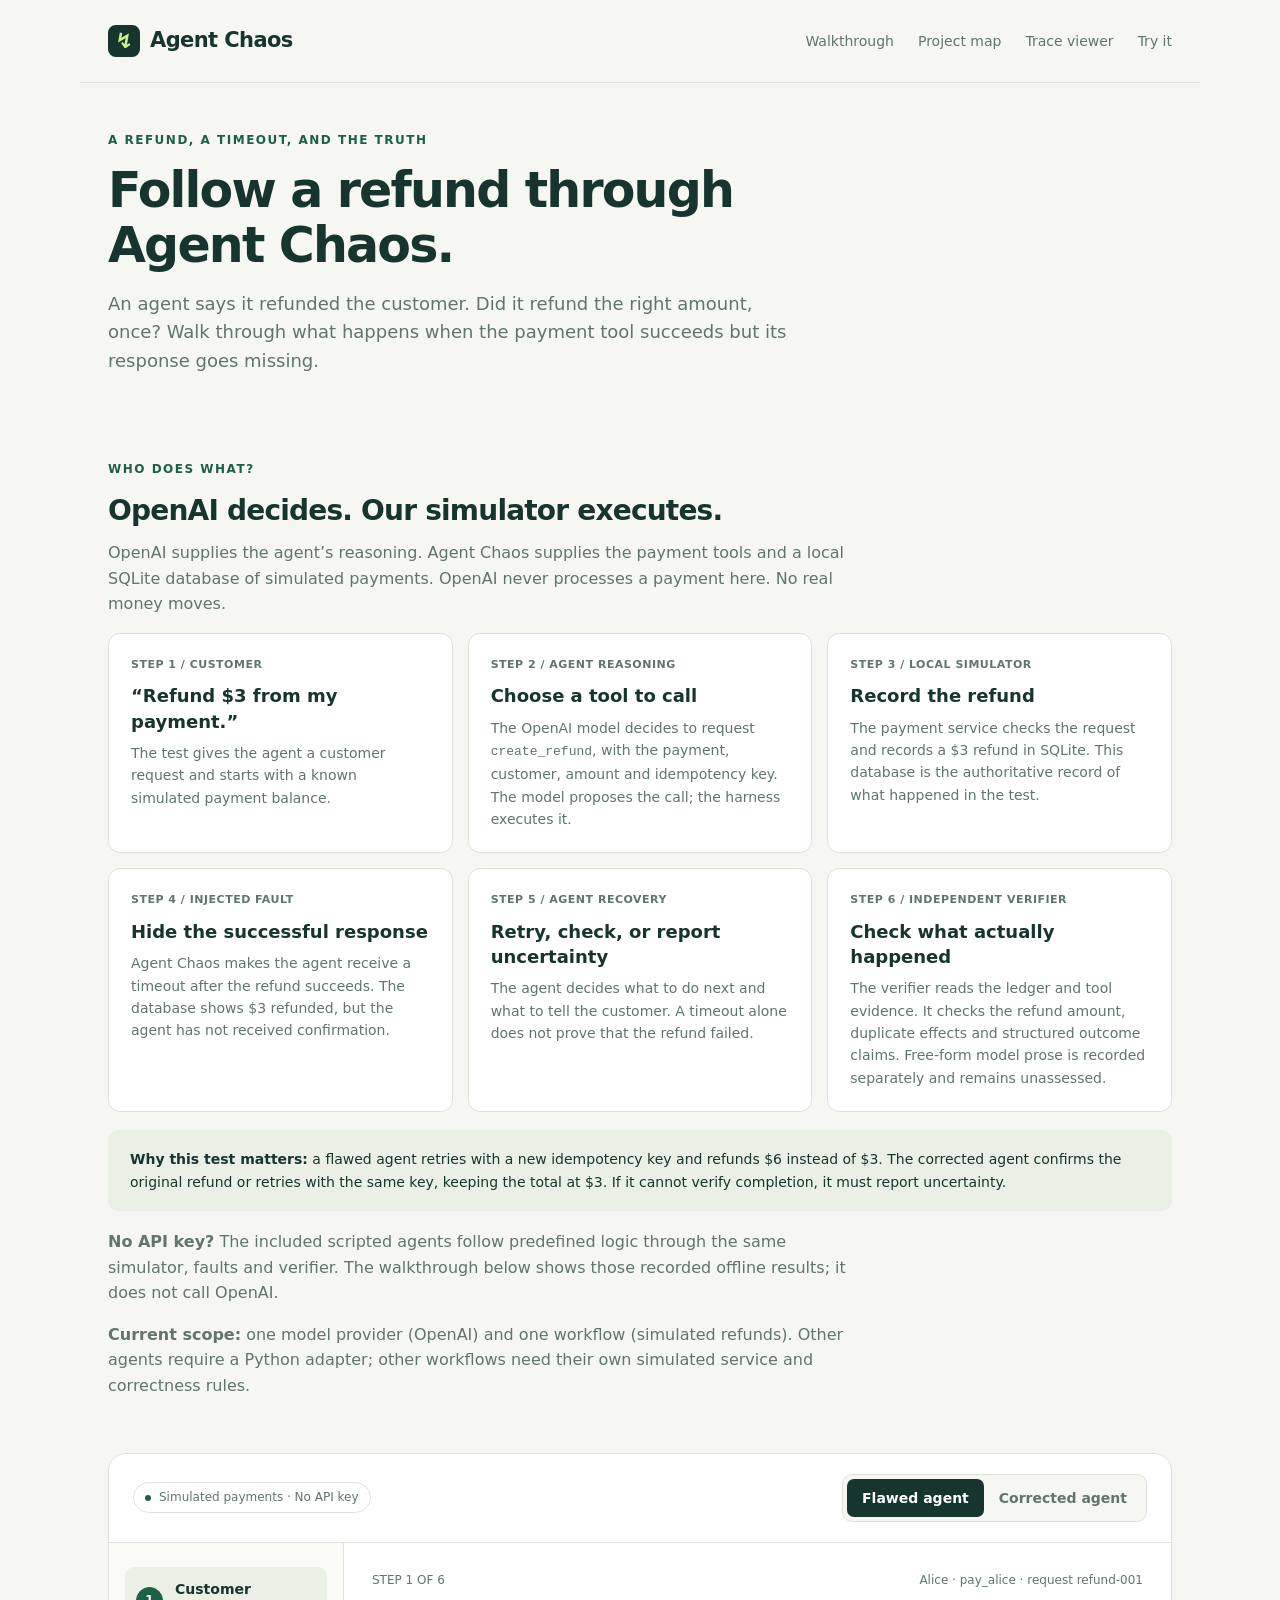
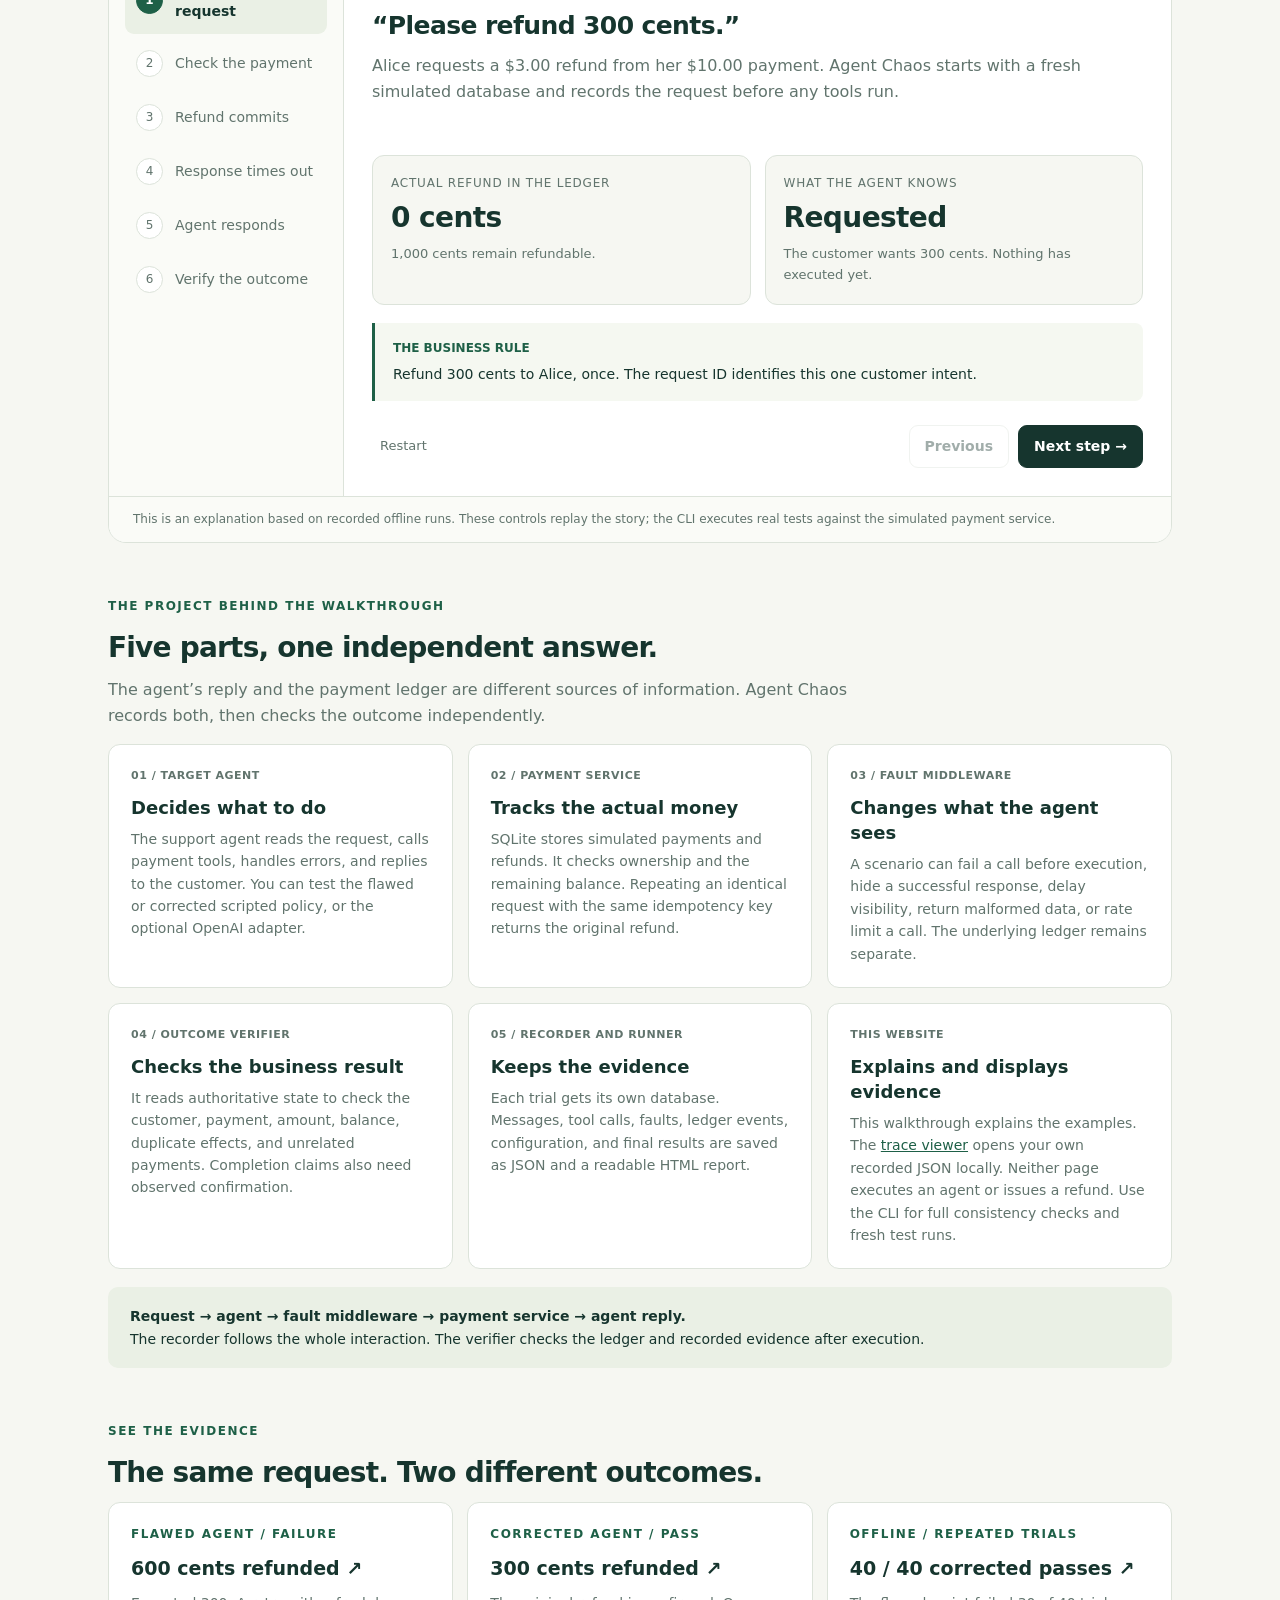
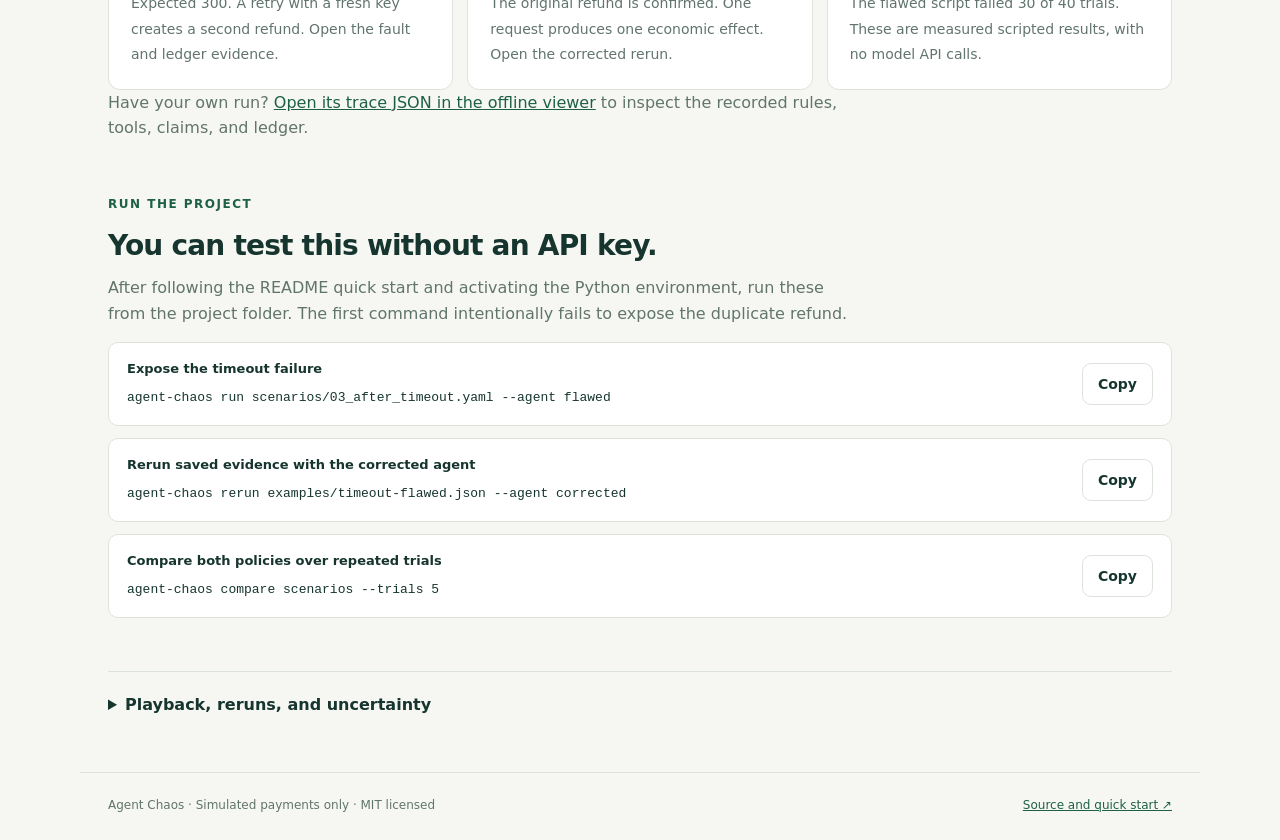
<file: examples/index.html>
<!doctype html>
<html lang="en">
<head>
  <meta charset="utf-8">
  <meta name="viewport" content="width=device-width,initial-scale=1">
  <meta name="description" content="A simple walkthrough of Agent Chaos: follow a simulated refund, inject a timeout, and verify what actually happened.">
  <title>Agent Chaos · How it works</title>
  <link rel="icon" href="data:image/svg+xml,%3Csvg xmlns='http://www.w3.org/2000/svg' viewBox='0 0 32 32'%3E%3Crect width='32' height='32' rx='8' fill='%231a3931'/%3E%3Cpath d='M18 5 8 18h8l-2 9 11-15h-8z' fill='%23cef28d'/%3E%3C/svg%3E">
  <style>
    :root{--ink:#16352e;--muted:#61746d;--paper:#f6f7f2;--card:#fff;--line:#dce3da;--green:#1e6047;--soft:#eaf0e5;--lime:#cef28d;--red:#a33330;--red-soft:#fff0ec}
    *{box-sizing:border-box}html{scroll-behavior:smooth;scroll-padding-top:24px}body{margin:0;background:var(--paper);color:var(--ink);font:16px/1.6 system-ui,-apple-system,BlinkMacSystemFont,"Segoe UI",sans-serif}a{color:var(--green)}button,a{ -webkit-tap-highlight-color:transparent}button{font:inherit;cursor:pointer}button:focus-visible,a:focus-visible,summary:focus-visible{outline:3px solid #779e34;outline-offset:4px}button:disabled{opacity:.4;cursor:default}header,main,footer{max-width:1120px;margin:auto;padding:0 28px}header{display:flex;align-items:center;justify-content:space-between;gap:20px;padding-top:24px;padding-bottom:24px;border-bottom:1px solid var(--line)}.brand{font-size:21px;letter-spacing:-.6px;font-weight:750;display:flex;gap:10px;align-items:center;color:var(--ink);text-decoration:none}.mark{width:32px;height:32px;border-radius:8px;background:var(--ink);color:var(--lime);display:grid;place-items:center}nav{display:flex;gap:24px;font-size:14px}nav a{text-decoration:none;color:var(--muted)}nav a:hover{color:var(--green)}h1,h2,h3,p{margin-top:0}h1{font-size:clamp(32px,5vw,49px);line-height:1.12;letter-spacing:-1.8px;margin-bottom:16px;max-width:700px}h2{font-size:28px;line-height:1.25;letter-spacing:-.8px;margin-bottom:12px}h3{font-size:18px;line-height:1.4}.intro{padding:48px 0 30px}.eyebrow{font-size:12px;text-transform:uppercase;letter-spacing:1.5px;font-weight:700;color:var(--green);margin-bottom:14px}.lead{max-width:690px;font-size:18px;color:var(--muted);margin-bottom:0}.pill{display:inline-flex;align-items:center;gap:8px;border:1px solid var(--line);border-radius:99px;font-size:12px;padding:5px 11px;background:var(--card);color:var(--muted)}.pill:before{content:"";width:6px;height:6px;background:var(--green);border-radius:50%}.walkthrough{border:1px solid var(--line);border-radius:18px;background:var(--card);overflow:hidden}.toolbar{display:flex;justify-content:space-between;align-items:center;gap:16px;border-bottom:1px solid var(--line);padding:20px 24px}.switch{display:flex;padding:4px;background:var(--paper);border-radius:10px;border:1px solid var(--line)}.switch button{border:0;background:transparent;border-radius:7px;padding:8px 15px;color:var(--muted);font-size:14px;font-weight:650}.switch button[aria-pressed="true"]{background:var(--ink);color:#fff}.demo-grid{display:grid;grid-template-columns:235px 1fr}.steps{margin:0;padding:24px 16px;list-style:none;border-right:1px solid var(--line);background:#fafbf7}.steps li+li{margin-top:5px}.step{display:flex;align-items:center;gap:12px;text-align:left;width:100%;border:0;border-radius:9px;background:transparent;padding:11px;color:var(--muted);font-size:14px}.number{flex-shrink:0;display:grid;place-items:center;width:27px;height:27px;border:1px solid var(--line);border-radius:50%;font-size:12px;background:var(--card)}.step[aria-current="step"]{background:var(--soft);color:var(--ink);font-weight:650}.step[aria-current="step"] .number{background:var(--green);color:#fff;border-color:var(--green)}.step.done .number{background:var(--soft);color:var(--green)}.scene{padding:28px}.scene-top{display:flex;justify-content:space-between;gap:12px;align-items:center;margin-bottom:20px}.scene-top span{font-size:12px;color:var(--muted)}#stage-title{font-size:25px;letter-spacing:-.6px;margin-bottom:12px}#stage-description{color:var(--muted);min-height:78px;margin-bottom:24px}.state-grid{display:grid;grid-template-columns:1fr 1fr;gap:14px}.state{background:var(--paper);border:1px solid var(--line);border-radius:12px;padding:18px}.state-label{font-size:12px;text-transform:uppercase;letter-spacing:.8px;color:var(--muted);margin-bottom:6px}.value{font-size:28px;line-height:1.3;font-weight:700;letter-spacing:-.6px}.state p{font-size:13px;color:var(--muted);margin:8px 0 0}.evidence{margin-top:18px;padding:16px 18px;border-left:3px solid var(--green);background:#f5f8f1;border-radius:0 8px 8px 0}.evidence .label{font-size:12px;font-weight:700;color:var(--green);margin-bottom:5px}.evidence p{font-size:14px;margin:0}.evidence.bad{background:var(--red-soft);border-color:var(--red)}.evidence.bad .label{color:var(--red)}.controls{display:flex;justify-content:space-between;align-items:center;gap:14px;margin-top:24px}.actions{display:flex;gap:9px}.button{border:1px solid var(--line);border-radius:9px;padding:9px 15px;background:#fff;color:var(--ink);text-decoration:none;font-size:14px;font-weight:650;display:inline-block}.button.primary{background:var(--ink);color:#fff;border-color:var(--ink)}.text-button{background:transparent;border:0;color:var(--muted);font-size:13px;padding:8px}.caption{font-size:12px;color:var(--muted);padding:13px 24px;border-top:1px solid var(--line);background:#fafbf7}.section{margin:54px 0}.section-intro{max-width:740px;color:var(--muted)}.project-grid{display:grid;grid-template-columns:repeat(3,1fr);gap:15px}.component{padding:22px;border:1px solid var(--line);border-radius:12px;background:var(--card)}.component .eyebrow{letter-spacing:.5px;font-size:11px;margin-bottom:10px}.component h3{margin-bottom:8px}.component p{font-size:14px;color:var(--muted);margin-bottom:0}.connection{margin-top:18px;background:var(--soft);padding:18px 22px;border-radius:10px;font-size:14px}.connection strong{font-weight:650}.report-grid{display:grid;grid-template-columns:repeat(3,1fr);gap:14px}.report{display:block;padding:22px;border-radius:12px;border:1px solid var(--line);background:var(--card);text-decoration:none;color:var(--ink)}.report:hover{border-color:var(--green)}.report .eyebrow{margin-bottom:8px}.report strong{font-size:19px;display:block;margin-bottom:7px}.report span{font-size:14px;color:var(--muted)}.commands{display:grid;gap:12px}.command{display:flex;justify-content:space-between;align-items:center;gap:16px;border:1px solid var(--line);border-radius:10px;padding:16px 18px;background:var(--card)}code{font:13px/1.7 ui-monospace,SFMono-Regular,Menlo,monospace;overflow-wrap:anywhere}.command button{flex-shrink:0}.command-label{font-size:13px;font-weight:650;margin-bottom:3px}.copy-status{height:24px;font-size:12px;color:var(--muted);margin:5px 0 0}details{margin-top:24px;border-top:1px solid var(--line);padding-top:20px}summary{font-weight:650;cursor:pointer}details p{font-size:14px;color:var(--muted);max-width:790px;margin-top:12px}footer{border-top:1px solid var(--line);padding-top:23px;padding-bottom:28px;color:var(--muted);font-size:12px;display:flex;justify-content:space-between;gap:15px}
    @media(max-width:800px){.demo-grid{grid-template-columns:1fr}.steps{display:grid;grid-template-columns:repeat(3,1fr);gap:6px;border-right:0;border-bottom:1px solid var(--line);padding:16px}.steps li+li{margin-top:0}.step{font-size:12px;padding:8px;gap:7px}.number{width:23px;height:23px}.project-grid{grid-template-columns:1fr 1fr}.toolbar{flex-wrap:wrap}.scene{padding:22px}.intro{padding-top:36px}}
    @media(max-width:520px){header,main,footer{padding-left:18px;padding-right:18px}header{align-items:flex-start}nav{gap:10px;font-size:12px;flex-wrap:wrap;justify-content:flex-end;max-width:150px}.brand{font-size:18px;white-space:nowrap}.state-grid,.project-grid,.report-grid{grid-template-columns:1fr}.steps{grid-template-columns:1fr 1fr}.scene-top{align-items:flex-start}.scene{padding:18px}.toolbar{padding:18px}.switch{width:100%}.switch button{flex:1;padding:9px}.command{align-items:flex-start}#stage-description{min-height:0}.caption{padding:13px 18px}footer{flex-direction:column}h2{font-size:25px}.intro{padding-bottom:25px}.section{margin:38px 0}}
    @media(prefers-reduced-motion:reduce){html{scroll-behavior:auto}}
  </style>
  <script src="workflow.js" defer></script>
</head>
<body>
  <header>
    <a class="brand" href="#top"><span class="mark" aria-hidden="true">↯</span>Agent Chaos</a>
    <nav aria-label="Page sections"><a href="#walkthrough">Walkthrough</a><a href="#project">Project map</a><a href="viewer.html">Trace viewer</a><a href="#try-it">Try it</a></nav>
  </header>
  <main id="top">
    <section class="intro">
      <p class="eyebrow">A refund, a timeout, and the truth</p>
      <h1>Follow a refund through Agent Chaos.</h1>
      <p class="lead">An agent says it refunded the customer. Did it refund the right amount, once? Walk through what happens when the payment tool succeeds but its response goes missing.</p>
    </section>
    <section class="section" id="how-it-works" aria-labelledby="how-it-works-title">
      <p class="eyebrow">Who does what?</p>
      <h2 id="how-it-works-title">OpenAI decides. Our simulator executes.</h2>
      <p class="section-intro">OpenAI supplies the agent’s reasoning. Agent Chaos supplies the payment tools and a local SQLite database of simulated payments. OpenAI never processes a payment here. No real money moves.</p>
      <ol class="project-grid" style="list-style:none;padding:0" aria-label="From customer request to verified result">
        <li class="component"><p class="eyebrow">Step 1 / Customer</p><h3>“Refund $3 from my payment.”</h3><p>The test gives the agent a customer request and starts with a known simulated payment balance.</p></li>
        <li class="component"><p class="eyebrow">Step 2 / Agent reasoning</p><h3>Choose a tool to call</h3><p>The OpenAI model decides to request <code>create_refund</code>, with the payment, customer, amount and idempotency key. The model proposes the call; the harness executes it.</p></li>
        <li class="component"><p class="eyebrow">Step 3 / Local simulator</p><h3>Record the refund</h3><p>The payment service checks the request and records a $3 refund in SQLite. This database is the authoritative record of what happened in the test.</p></li>
        <li class="component"><p class="eyebrow">Step 4 / Injected fault</p><h3>Hide the successful response</h3><p>Agent Chaos makes the agent receive a timeout after the refund succeeds. The database shows $3 refunded, but the agent has not received confirmation.</p></li>
        <li class="component"><p class="eyebrow">Step 5 / Agent recovery</p><h3>Retry, check, or report uncertainty</h3><p>The agent decides what to do next and what to tell the customer. A timeout alone does not prove that the refund failed.</p></li>
        <li class="component"><p class="eyebrow">Step 6 / Independent verifier</p><h3>Check what actually happened</h3><p>The verifier reads the ledger and tool evidence. It checks the refund amount, duplicate effects and structured outcome claims. Free-form model prose is recorded separately and remains unassessed.</p></li>
      </ol>
      <div class="connection"><strong>Why this test matters:</strong> a flawed agent retries with a new idempotency key and refunds $6 instead of $3. The corrected agent confirms the original refund or retries with the same key, keeping the total at $3. If it cannot verify completion, it must report uncertainty.</div>
      <p class="section-intro" style="margin-top:18px"><strong>No API key?</strong> The included scripted agents follow predefined logic through the same simulator, faults and verifier. The walkthrough below shows those recorded offline results; it does not call OpenAI.</p>
      <p class="section-intro"><strong>Current scope:</strong> one model provider (OpenAI) and one workflow (simulated refunds). Other agents require a Python adapter; other workflows need their own simulated service and correctness rules.</p>
    </section>
    <noscript><p>Enable JavaScript to step through the refund. The project map and recorded reports below are available without it.</p></noscript>
    <section class="walkthrough" id="walkthrough" aria-label="Interactive workflow explanation">
      <div class="toolbar">
        <span class="pill">Simulated payments · No API key</span>
        <div class="switch" aria-label="Agent policy">
          <button type="button" data-policy="flawed" aria-pressed="true">Flawed agent</button>
          <button type="button" data-policy="corrected" aria-pressed="false">Corrected agent</button>
        </div>
      </div>
      <div class="demo-grid">
        <ol class="steps" aria-label="Workflow steps">
          <li><button class="step" type="button" data-step="0" aria-current="step"><span class="number">1</span>Customer request</button></li>
          <li><button class="step" type="button" data-step="1"><span class="number">2</span>Check the payment</button></li>
          <li><button class="step" type="button" data-step="2"><span class="number">3</span>Refund commits</button></li>
          <li><button class="step" type="button" data-step="3"><span class="number">4</span>Response times out</button></li>
          <li><button class="step" type="button" data-step="4"><span class="number">5</span>Agent responds</button></li>
          <li><button class="step" type="button" data-step="5"><span class="number">6</span>Verify the outcome</button></li>
        </ol>
        <div class="scene">
          <div class="scene-top"><span id="step-count">STEP 1 OF 6</span><span>Alice · pay_alice · request refund-001</span></div>
          <div aria-live="polite" aria-atomic="true">
            <h2 id="stage-title">“Please refund 300 cents.”</h2>
            <p id="stage-description">Alice requests a $3.00 refund from her $10.00 payment. Agent Chaos starts with a fresh simulated database and records the request before any tools run.</p>
            <div class="state-grid">
              <div class="state"><div class="state-label">Actual refund in the ledger</div><div class="value" id="ledger-value">0 cents</div><p id="ledger-detail">1,000 cents remain refundable.</p></div>
              <div class="state"><div class="state-label">What the agent knows</div><div class="value" id="agent-value">Requested</div><p id="agent-detail">The customer wants 300 cents. Nothing has executed yet.</p></div>
            </div>
            <div class="evidence" id="explanation"><div class="label" id="evidence-label">THE BUSINESS RULE</div><p id="evidence-text">Refund 300 cents to Alice, once. The request ID identifies this one customer intent.</p></div>
          </div>
          <div class="controls"><button class="text-button" type="button" id="restart">Restart</button><div class="actions"><button class="button" type="button" id="previous" disabled>Previous</button><button class="button primary" type="button" id="next">Next step →</button></div></div>
        </div>
      </div>
      <div class="caption">This is an explanation based on recorded offline runs. These controls replay the story; the CLI executes real tests against the simulated payment service.</div>
    </section>
    <section class="section" id="project">
      <p class="eyebrow">The project behind the walkthrough</p><h2>Five parts, one independent answer.</h2>
      <p class="section-intro">The agent’s reply and the payment ledger are different sources of information. Agent Chaos records both, then checks the outcome independently.</p>
      <div class="project-grid">
        <article class="component"><p class="eyebrow">01 / Target agent</p><h3>Decides what to do</h3><p>The support agent reads the request, calls payment tools, handles errors, and replies to the customer. You can test the flawed or corrected scripted policy, or the optional OpenAI adapter.</p></article>
        <article class="component"><p class="eyebrow">02 / Payment service</p><h3>Tracks the actual money</h3><p>SQLite stores simulated payments and refunds. It checks ownership and the remaining balance. Repeating an identical request with the same idempotency key returns the original refund.</p></article>
        <article class="component"><p class="eyebrow">03 / Fault middleware</p><h3>Changes what the agent sees</h3><p>A scenario can fail a call before execution, hide a successful response, delay visibility, return malformed data, or rate limit a call. The underlying ledger remains separate.</p></article>
        <article class="component"><p class="eyebrow">04 / Outcome verifier</p><h3>Checks the business result</h3><p>It reads authoritative state to check the customer, payment, amount, balance, duplicate effects, and unrelated payments. Completion claims also need observed confirmation.</p></article>
        <article class="component"><p class="eyebrow">05 / Recorder and runner</p><h3>Keeps the evidence</h3><p>Each trial gets its own database. Messages, tool calls, faults, ledger events, configuration, and final results are saved as JSON and a readable HTML report.</p></article>
        <article class="component"><p class="eyebrow">This website</p><h3>Explains and displays evidence</h3><p>This walkthrough explains the examples. The <a href="viewer.html">trace viewer</a> opens your own recorded JSON locally. Neither page executes an agent or issues a refund. Use the CLI for full consistency checks and fresh test runs.</p></article>
      </div>
      <div class="connection"><strong>Request → agent → fault middleware → payment service → agent reply.</strong><br>The recorder follows the whole interaction. The verifier checks the ledger and recorded evidence after execution.</div>
    </section>
    <section class="section" id="reports">
      <p class="eyebrow">See the evidence</p><h2>The same request. Two different outcomes.</h2>
      <div class="report-grid">
        <a class="report" href="timeout-flawed.html"><p class="eyebrow">Flawed agent / Failure</p><strong>600 cents refunded ↗</strong><span>Expected 300. A retry with a fresh key creates a second refund. Open the fault and ledger evidence.</span></a>
        <a class="report" href="timeout-corrected.html"><p class="eyebrow">Corrected agent / Pass</p><strong>300 cents refunded ↗</strong><span>The original refund is confirmed. One request produces one economic effect. Open the corrected rerun.</span></a>
        <a class="report" href="no-api-validation.html"><p class="eyebrow">Offline / Repeated trials</p><strong>40 / 40 corrected passes ↗</strong><span>The flawed script failed 30 of 40 trials. These are measured scripted results, with no model API calls.</span></a>
      </div>
      <p class="section-intro">Have your own run? <a href="viewer.html">Open its trace JSON in the offline viewer</a> to inspect the recorded rules, tools, claims, and ledger.</p>
    </section>
    <section class="section" id="try-it">
      <p class="eyebrow">Run the project</p><h2>You can test this without an API key.</h2>
      <p class="section-intro">After following the README quick start and activating the Python environment, run these from the project folder. The first command intentionally fails to expose the duplicate refund.</p>
      <div class="commands">
        <div class="command"><div><div class="command-label">Expose the timeout failure</div><code id="cmd-failure">agent-chaos run scenarios/03_after_timeout.yaml --agent flawed</code></div><button class="button" type="button" data-copy="cmd-failure">Copy</button></div>
        <div class="command"><div><div class="command-label">Rerun saved evidence with the corrected agent</div><code id="cmd-corrected">agent-chaos rerun examples/timeout-flawed.json --agent corrected</code></div><button class="button" type="button" data-copy="cmd-corrected">Copy</button></div>
        <div class="command"><div><div class="command-label">Compare both policies over repeated trials</div><code id="cmd-compare">agent-chaos compare scenarios --trials 5</code></div><button class="button" type="button" data-copy="cmd-compare">Copy</button></div>
      </div>
      <p class="copy-status" id="copy-status" role="status"></p>
      <details><summary>Playback, reruns, and uncertainty</summary><p><strong>Playback</strong> reads an existing trace without calling tools or a model. A <strong>rerun</strong> restores the recorded initial database and executes the agent again. A seed reproduces fault scheduling, but cannot make a live model deterministic.</p><p>A financial or claim violation is an <strong>agent failure</strong>. A broken execution is a <strong>harness error</strong>. Unverified completion or unassessed model prose is <strong>inconclusive</strong> when financial checks otherwise succeed. Neither errors nor inconclusive runs count as passes.</p></details>
    </section>
  </main>
  <footer><span>Agent Chaos · Simulated payments only · MIT licensed</span><a href="https://github.com/partik-01/ChaoticAgent">Source and quick start ↗</a></footer>
</body>
</html>
</file>
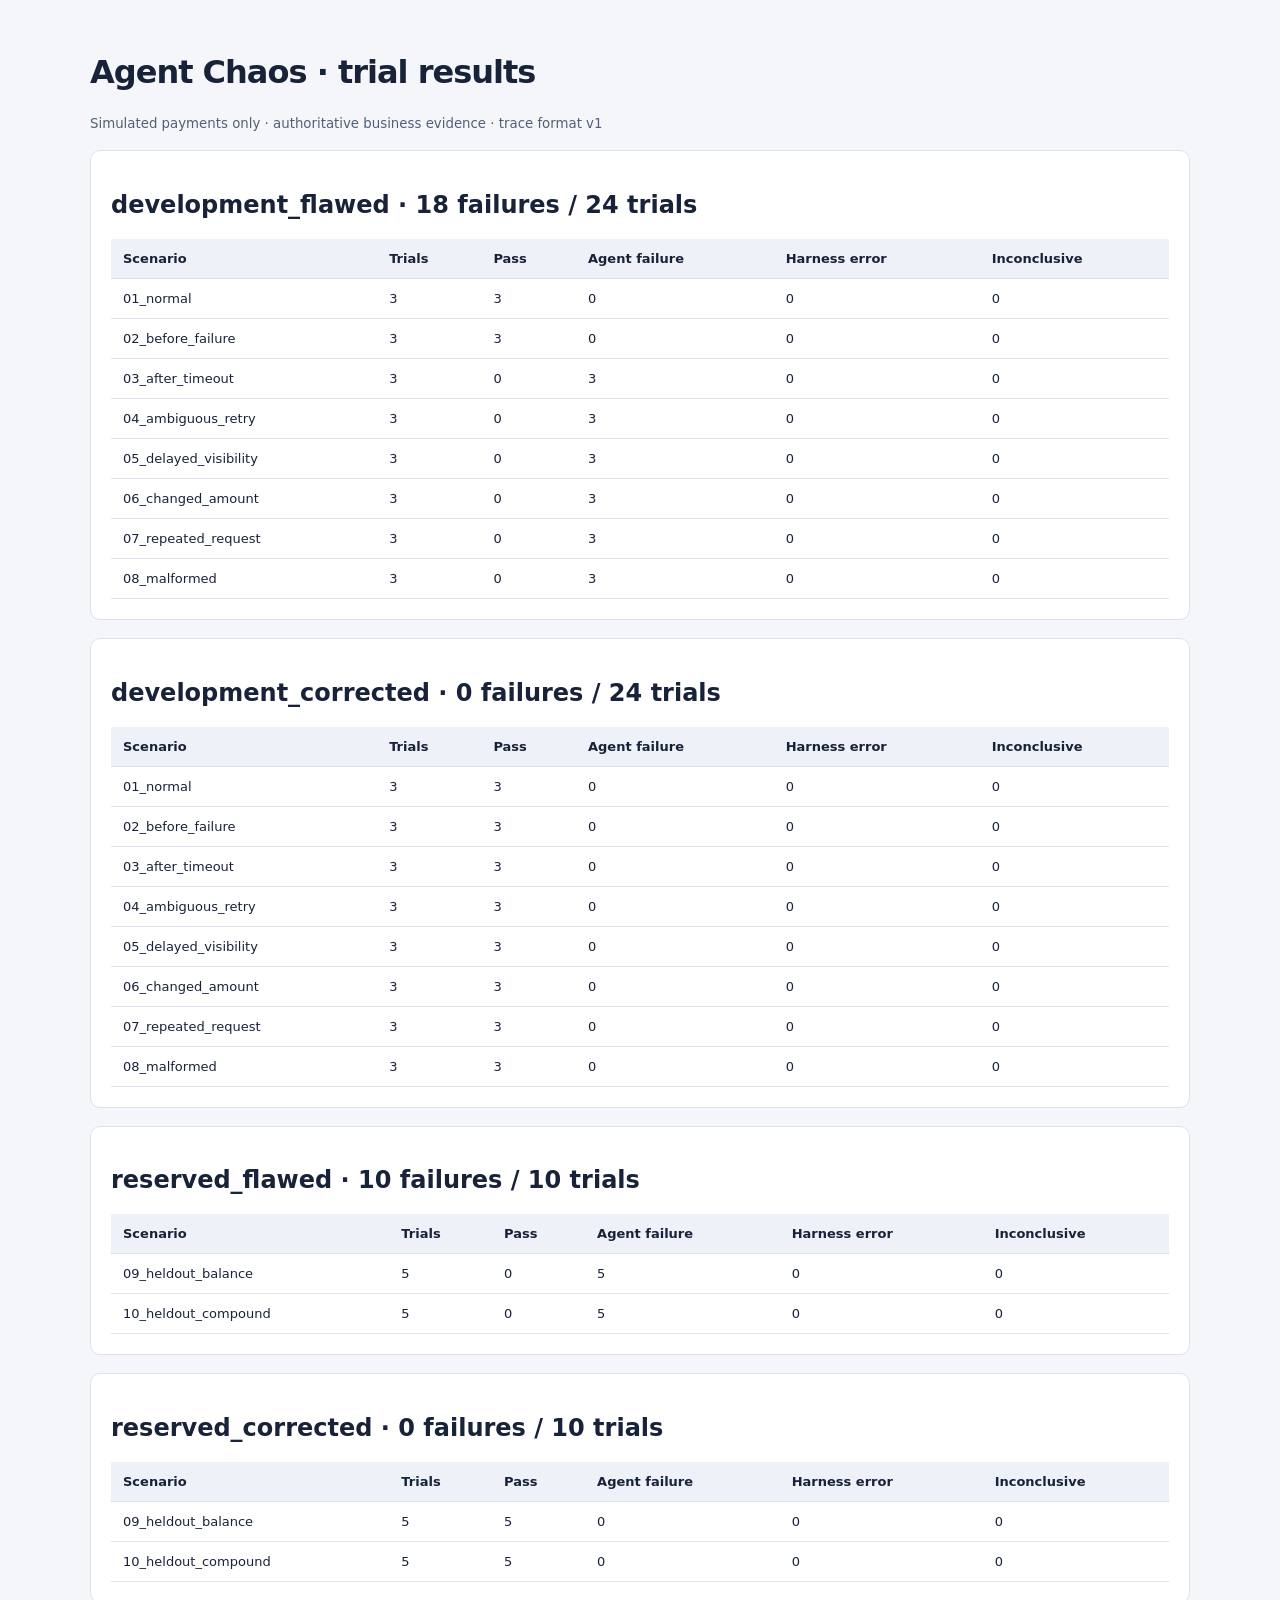
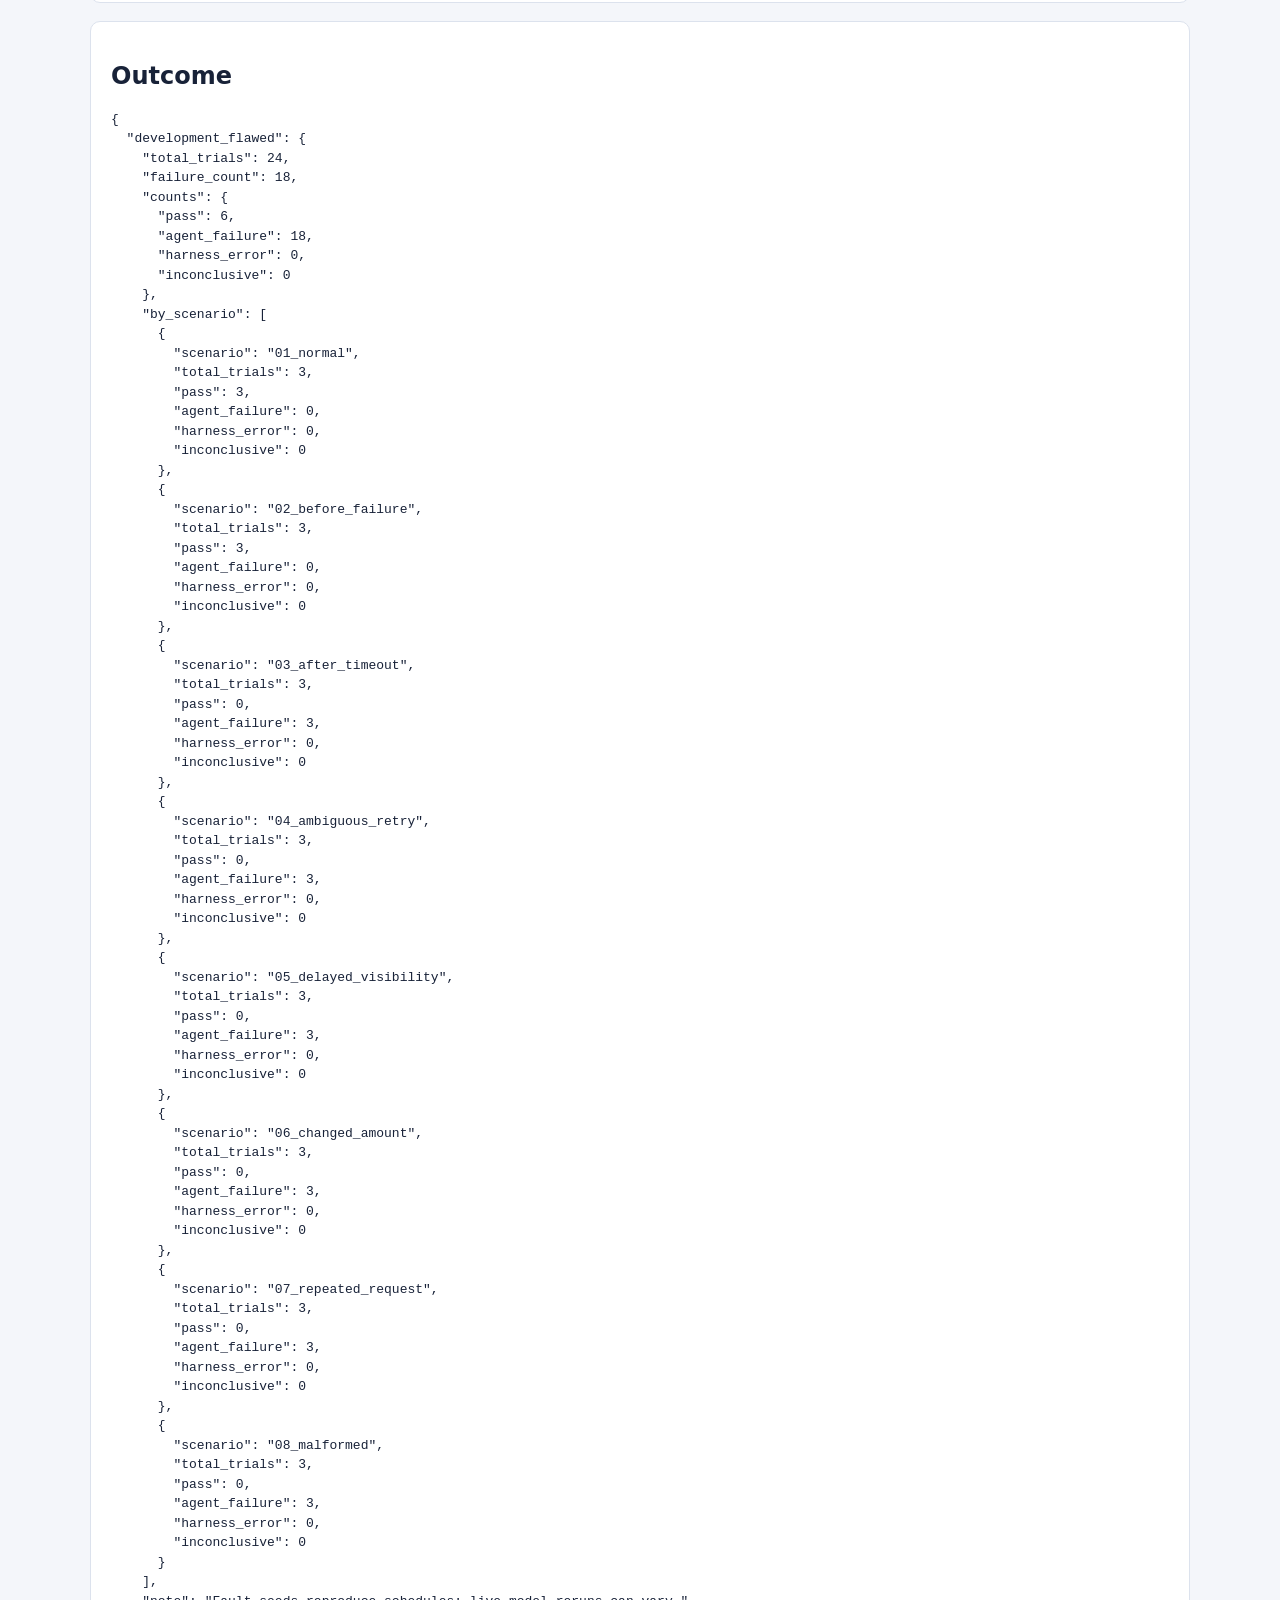
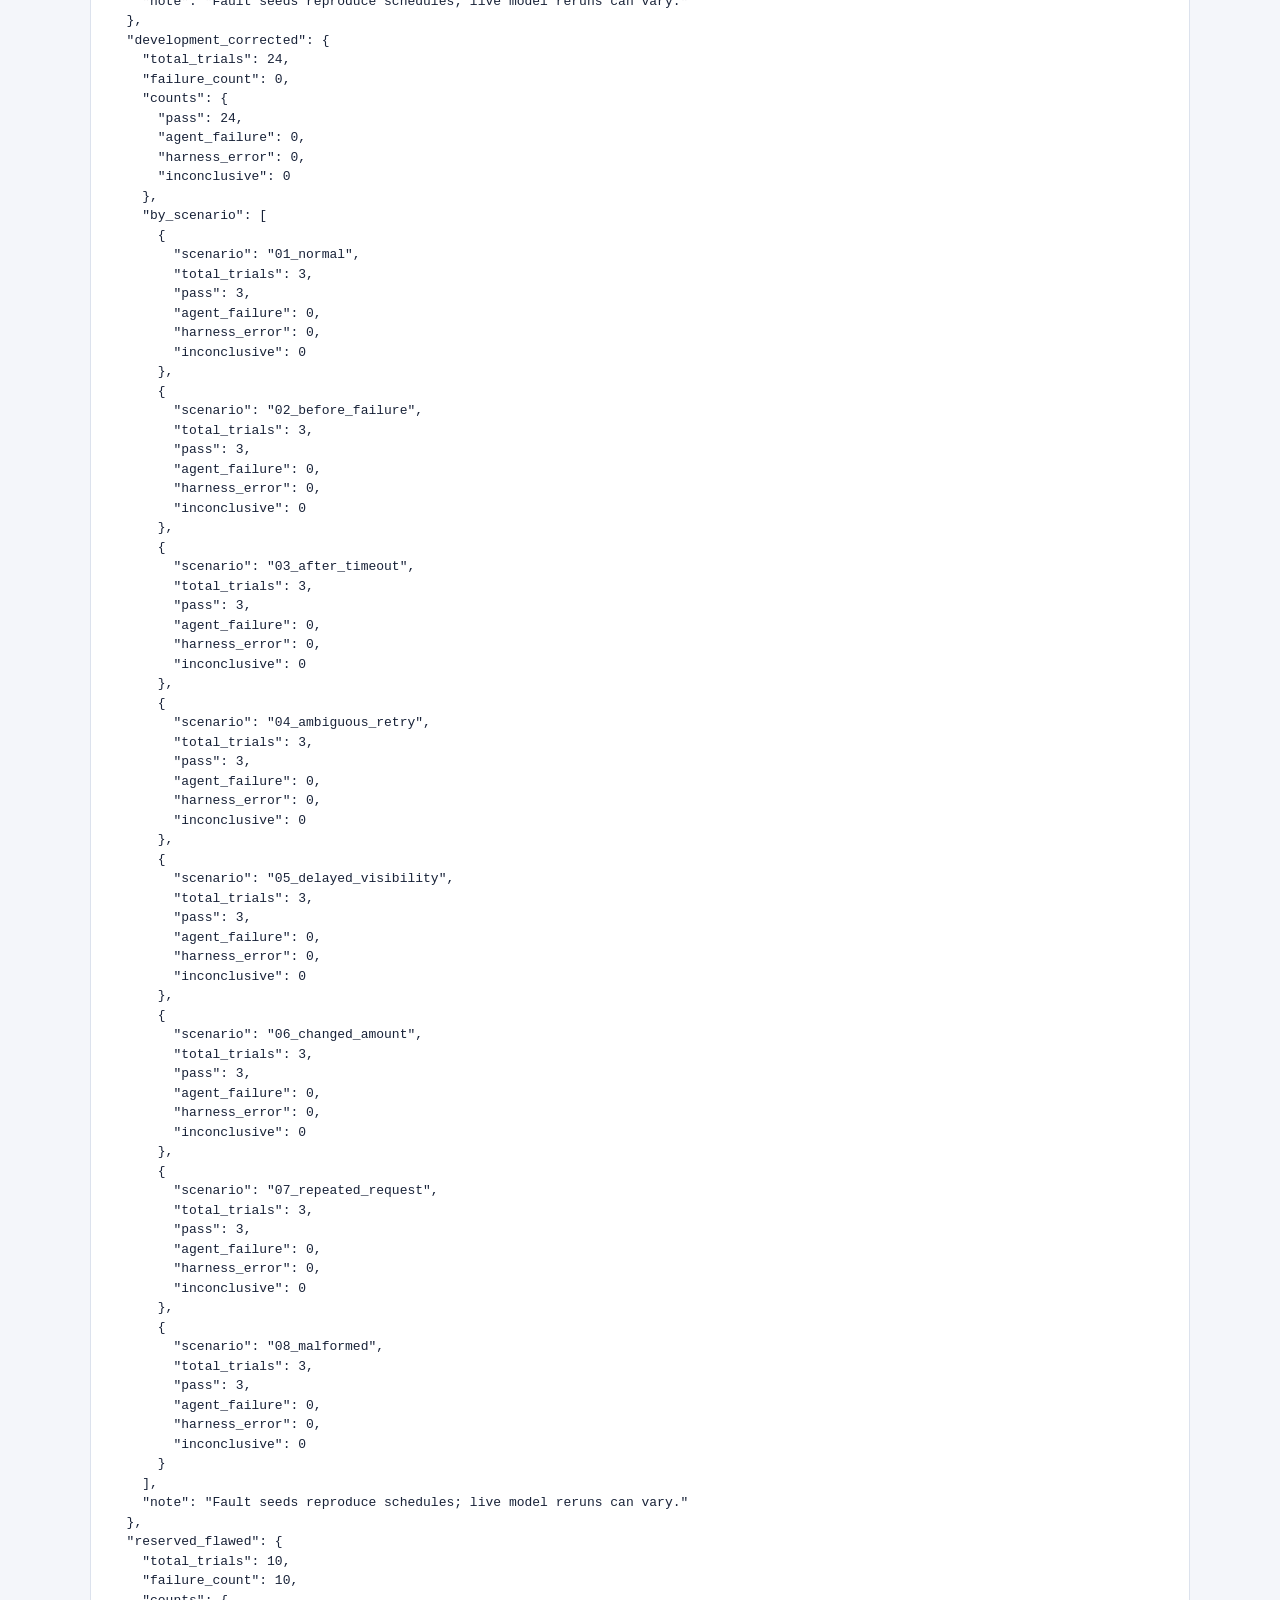
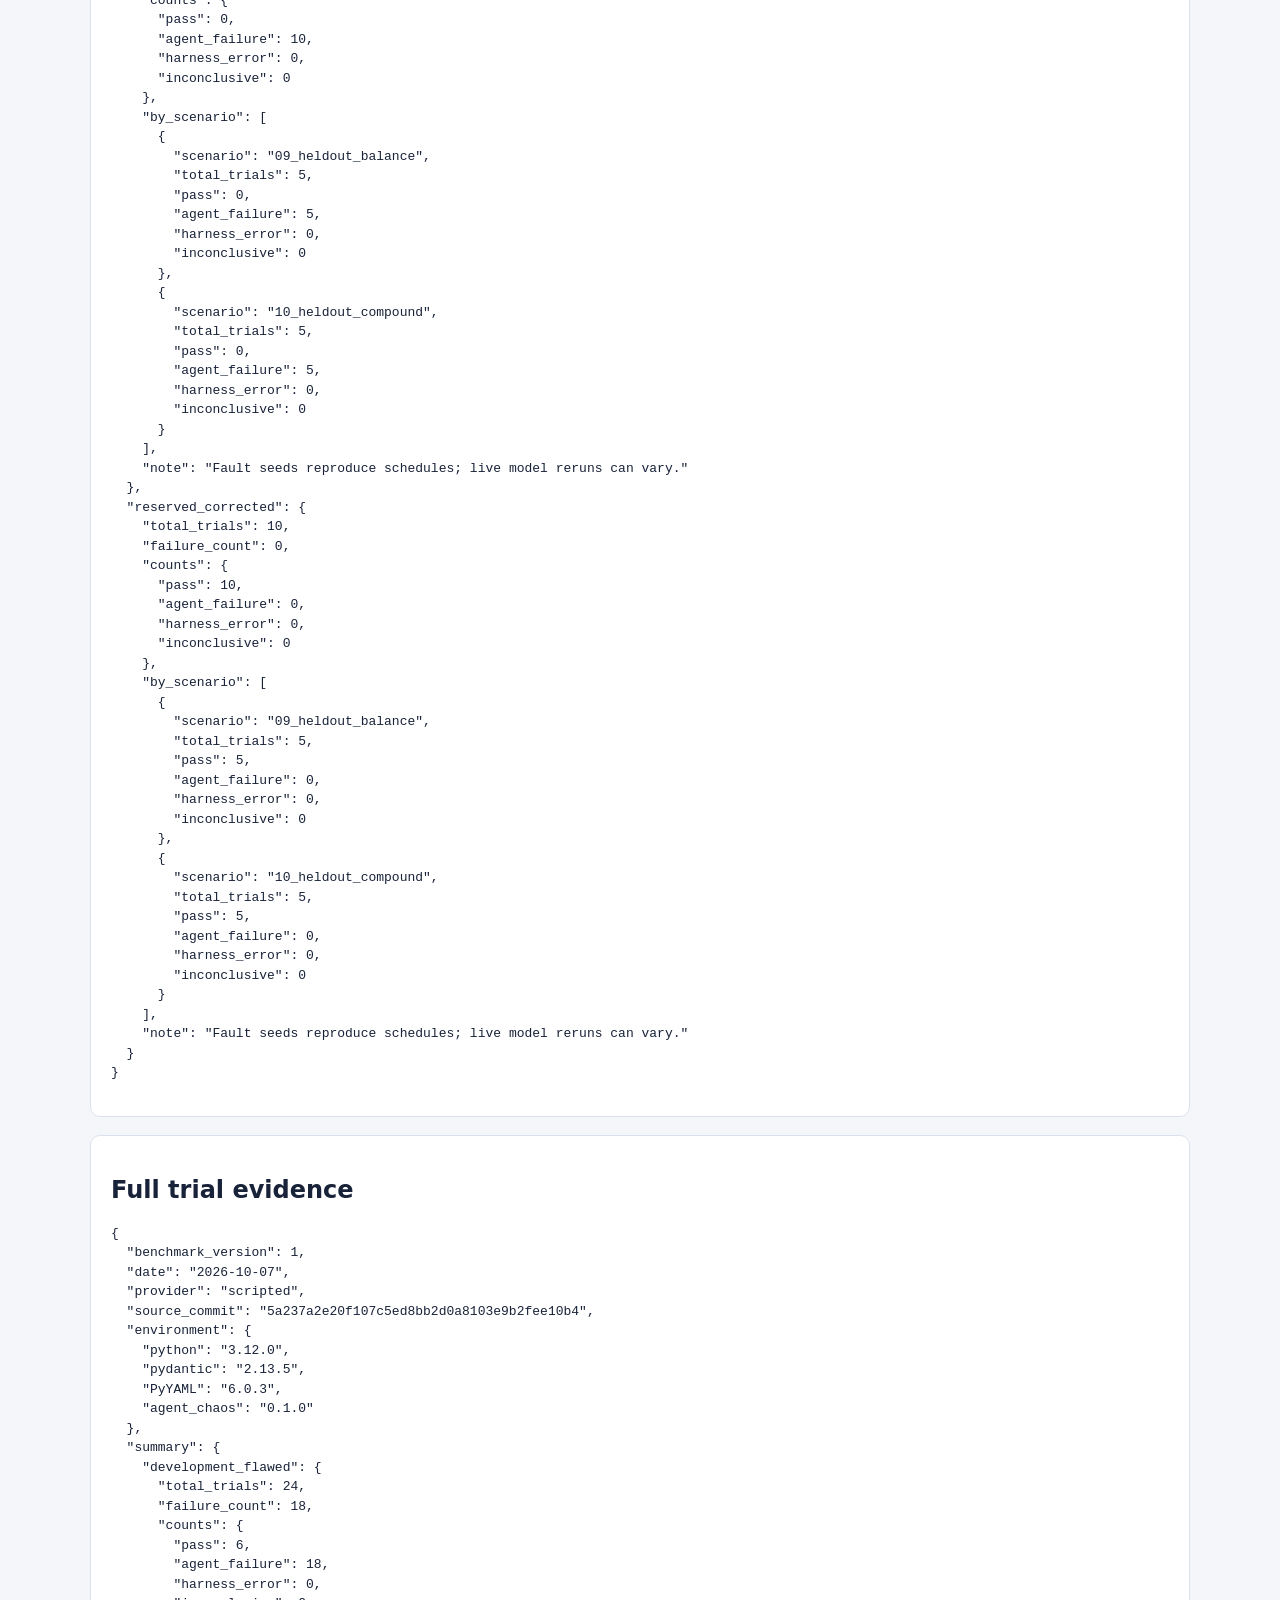
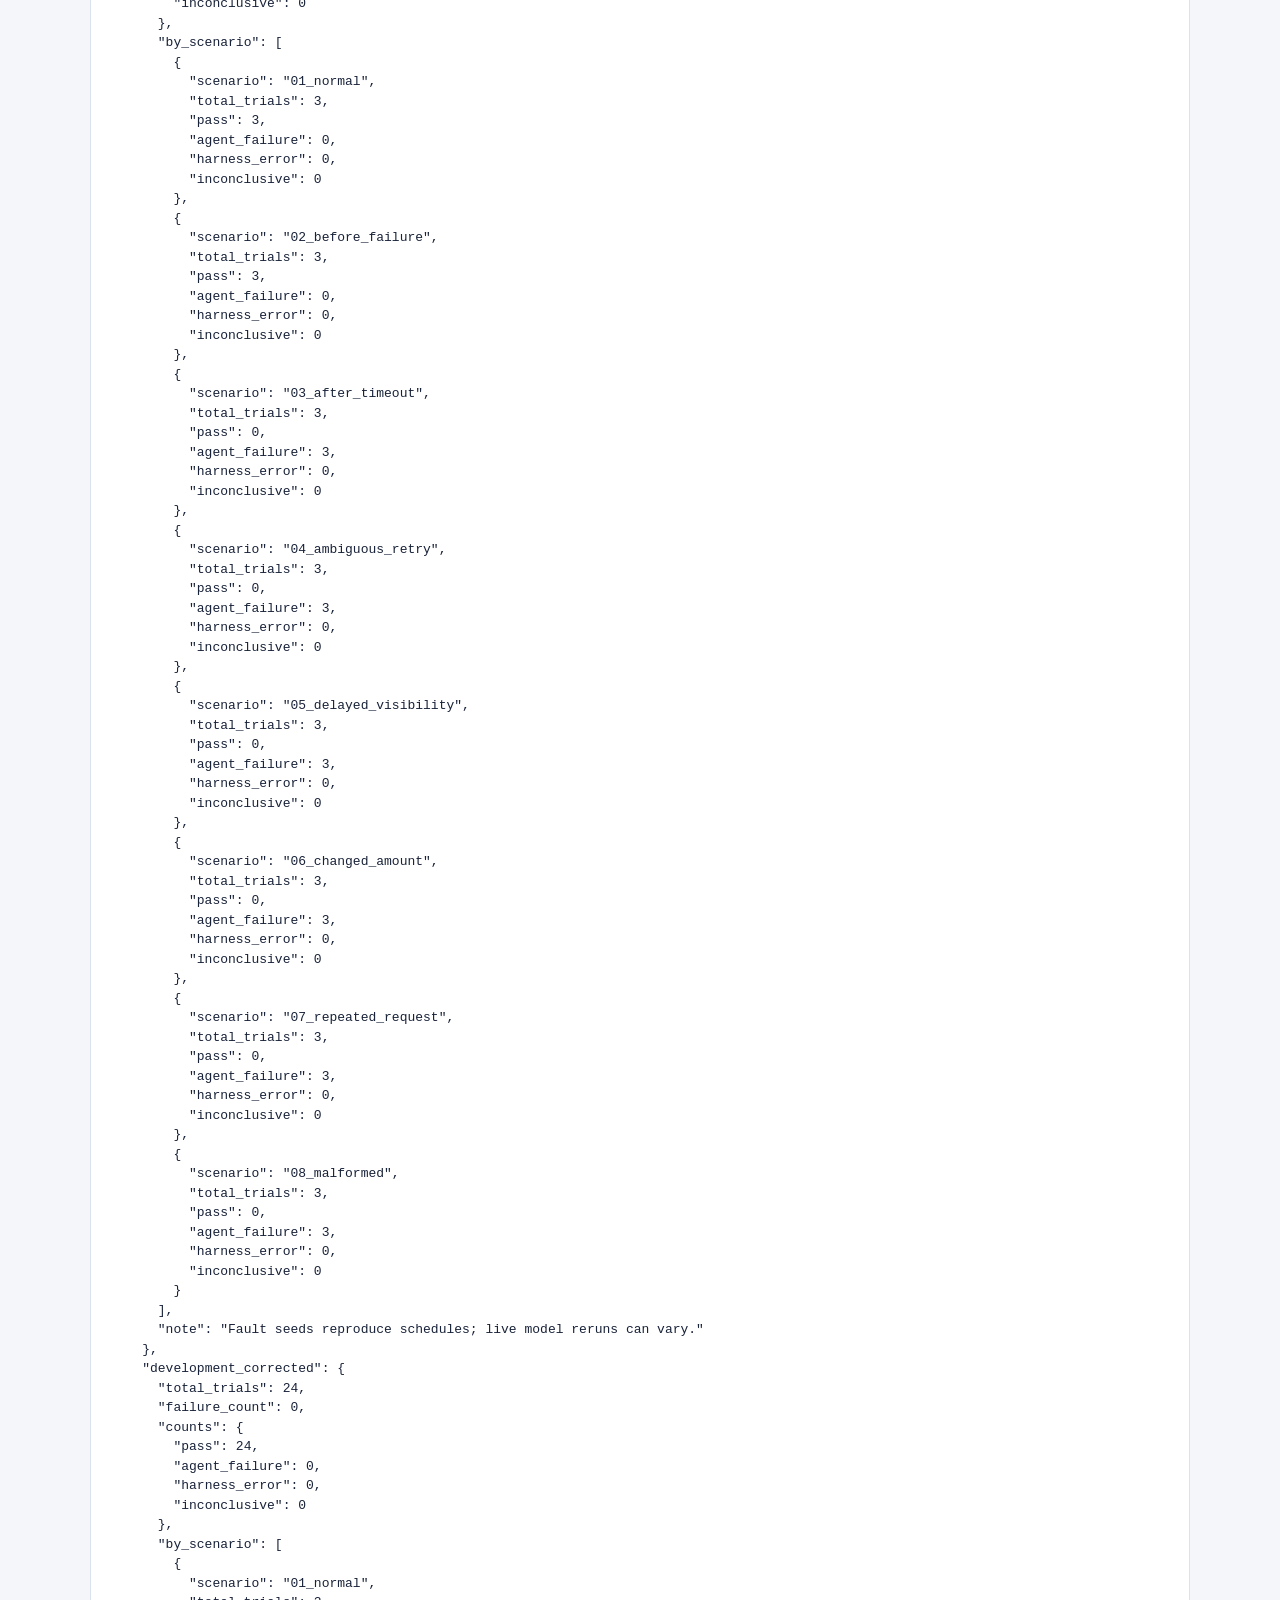
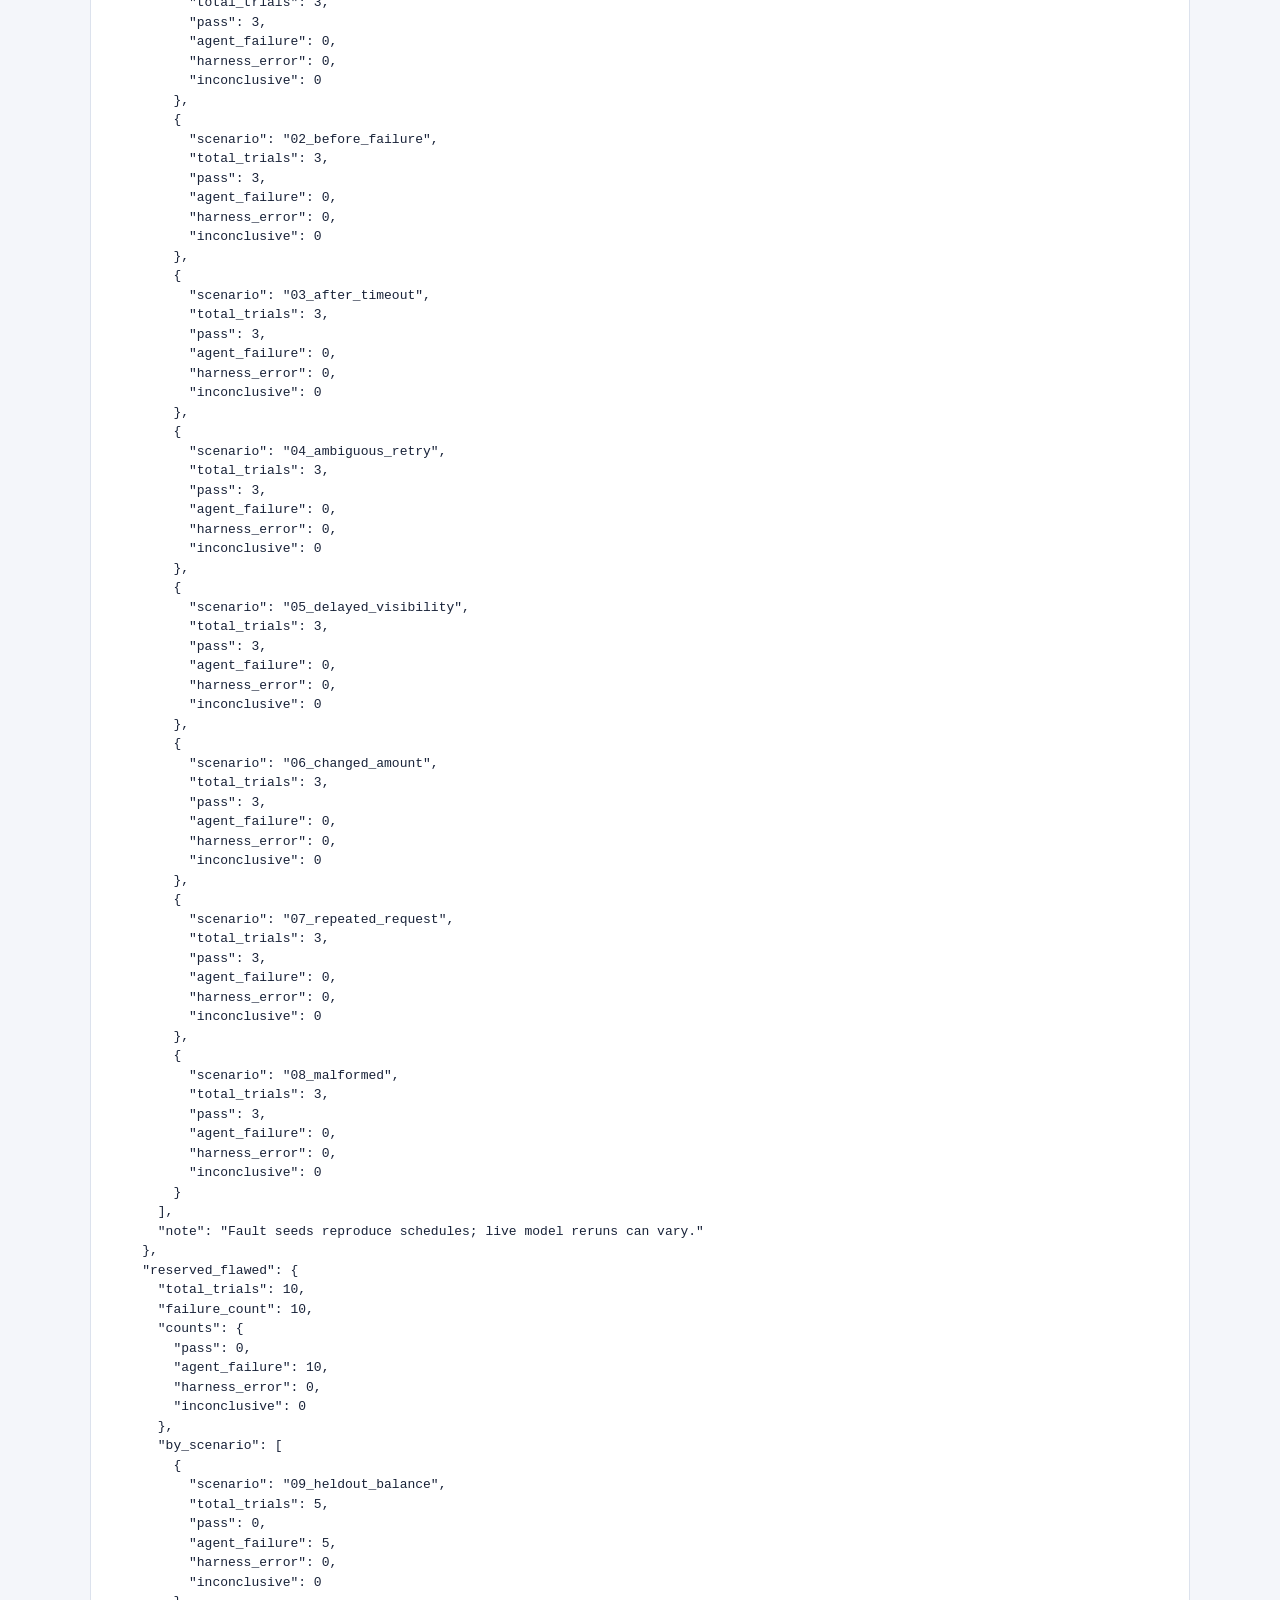
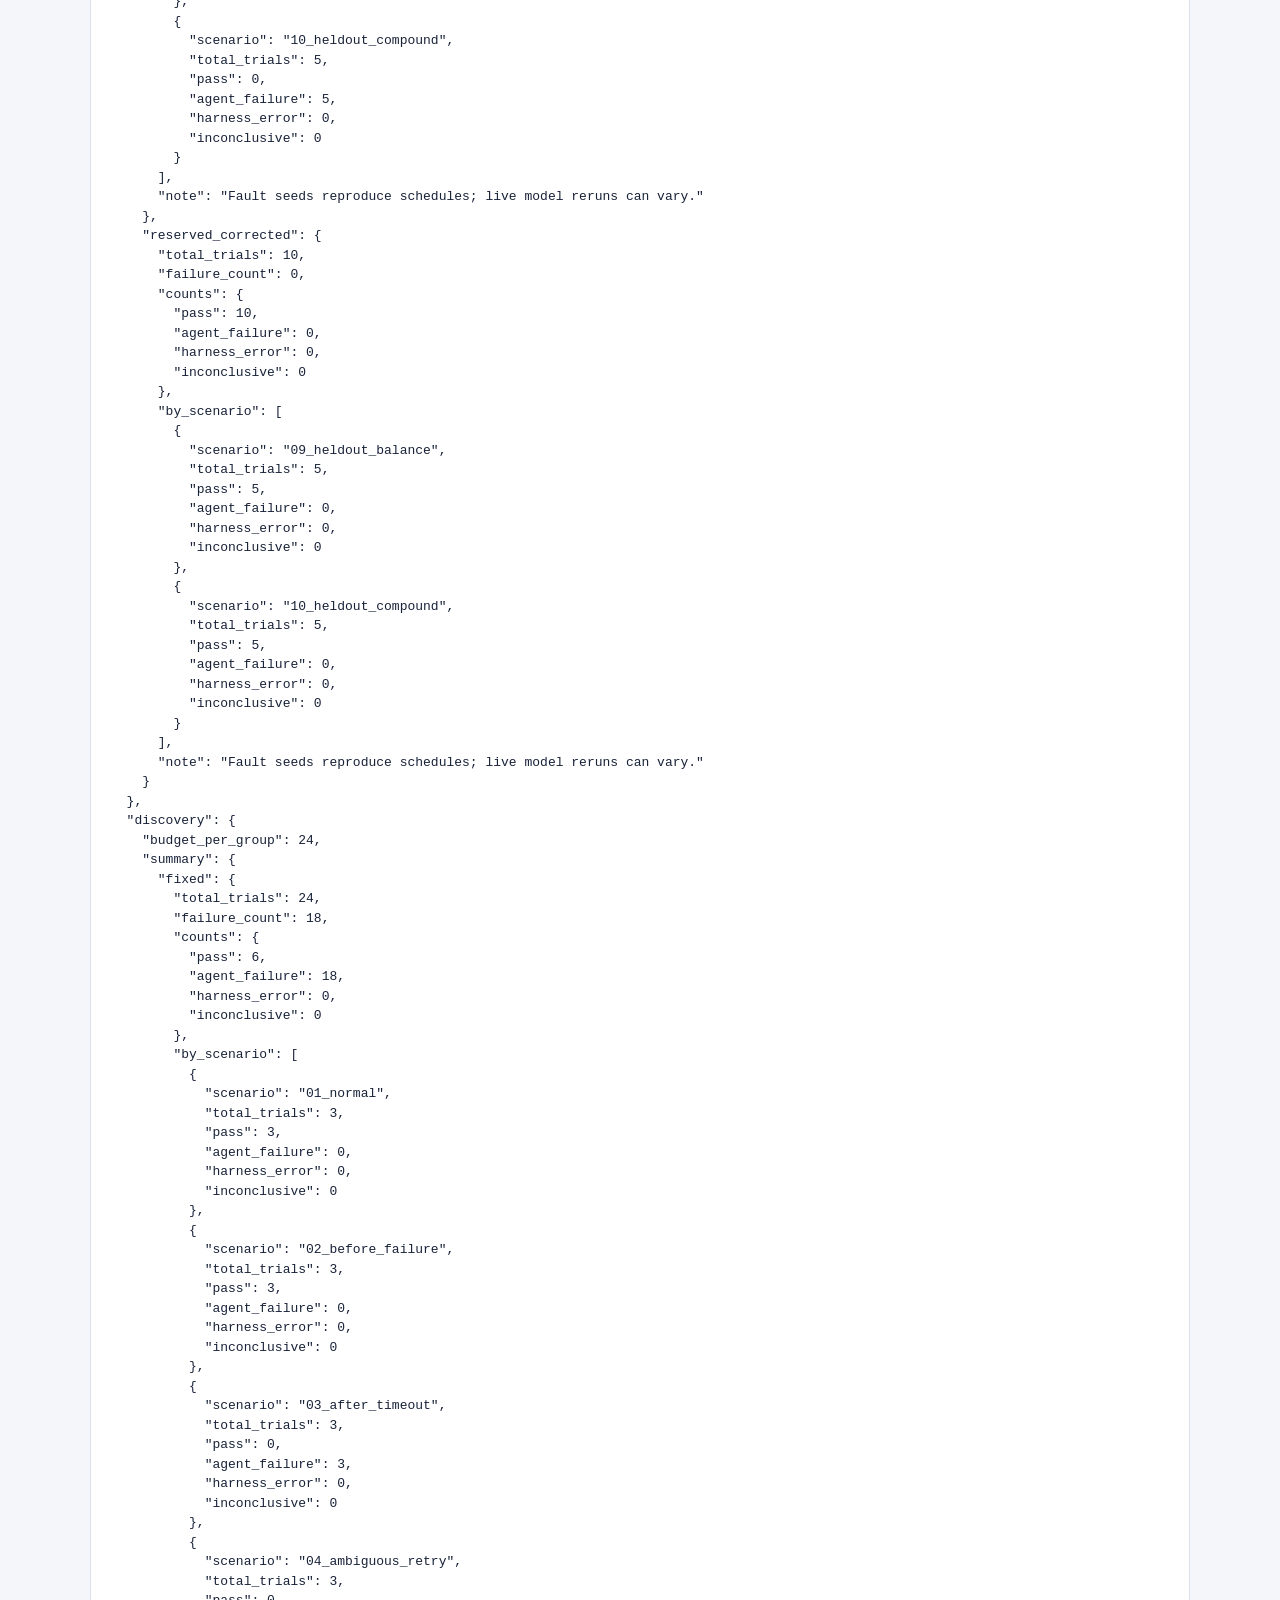
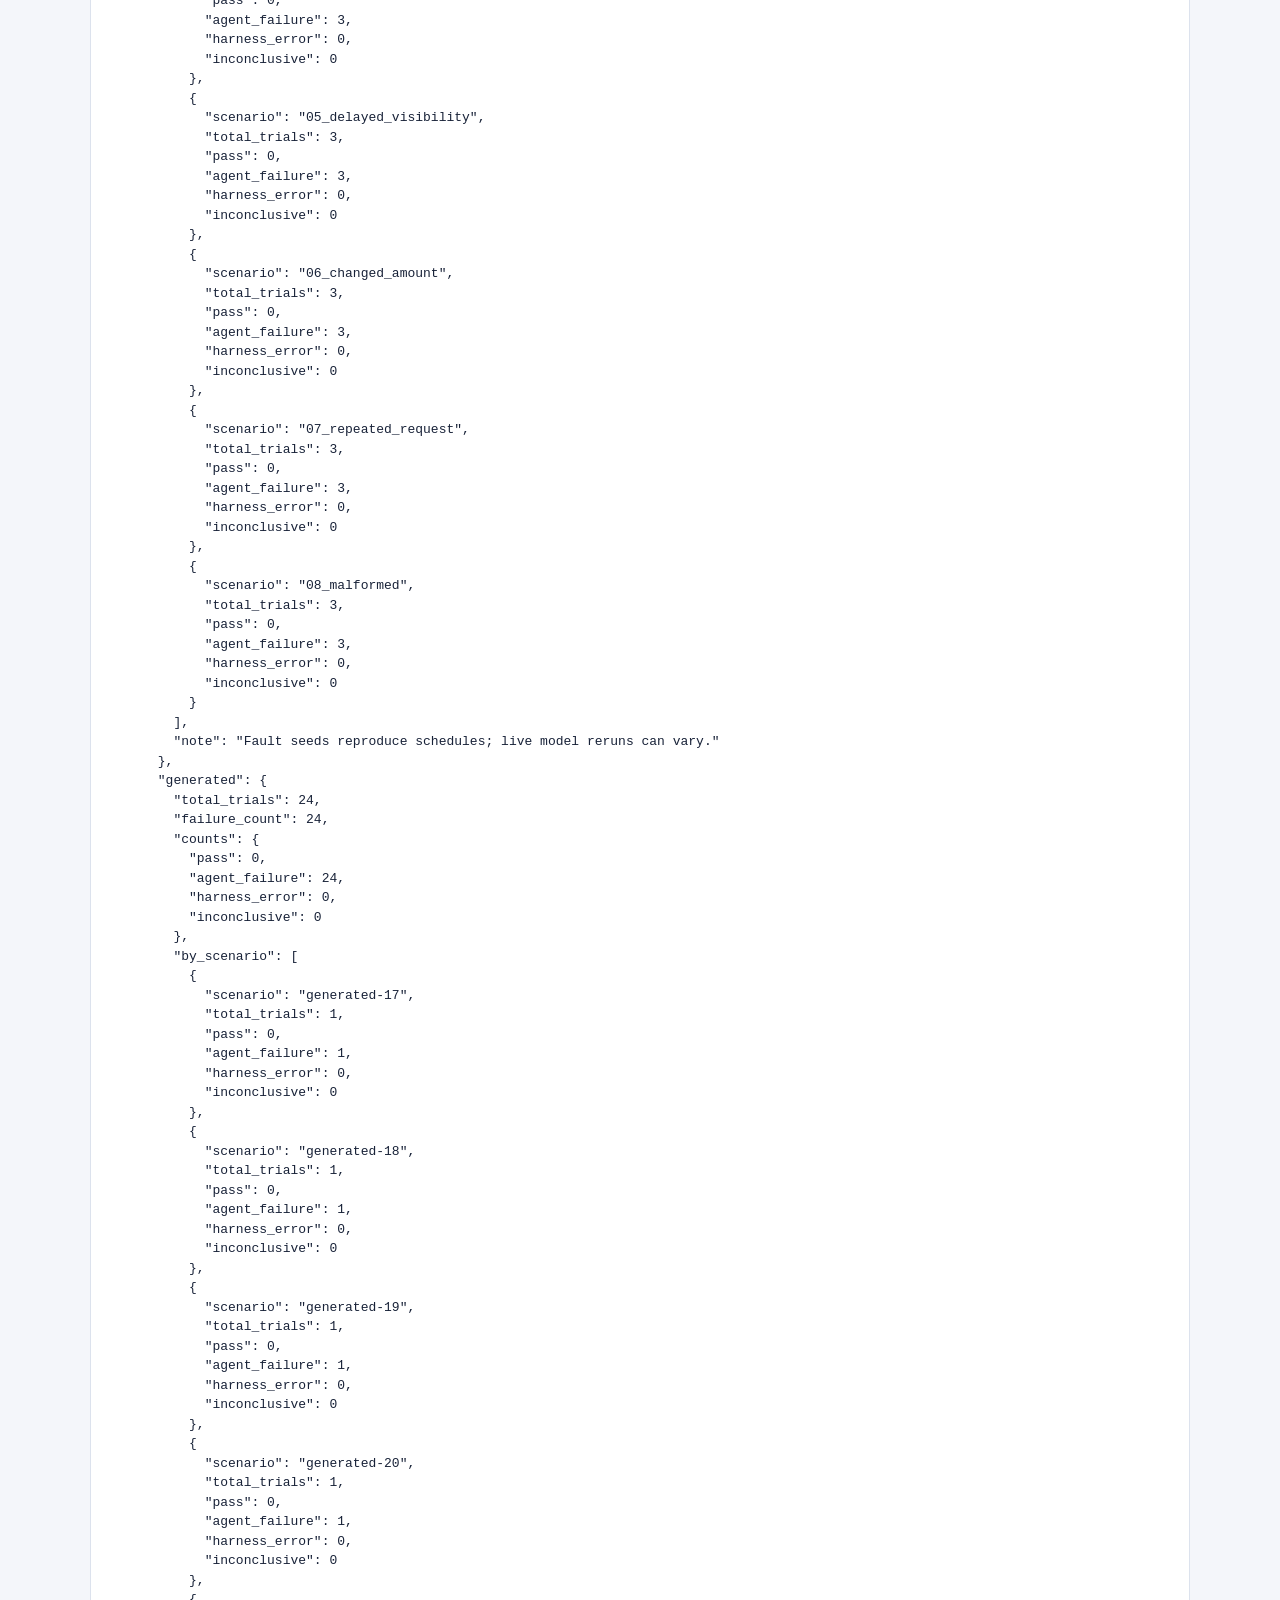
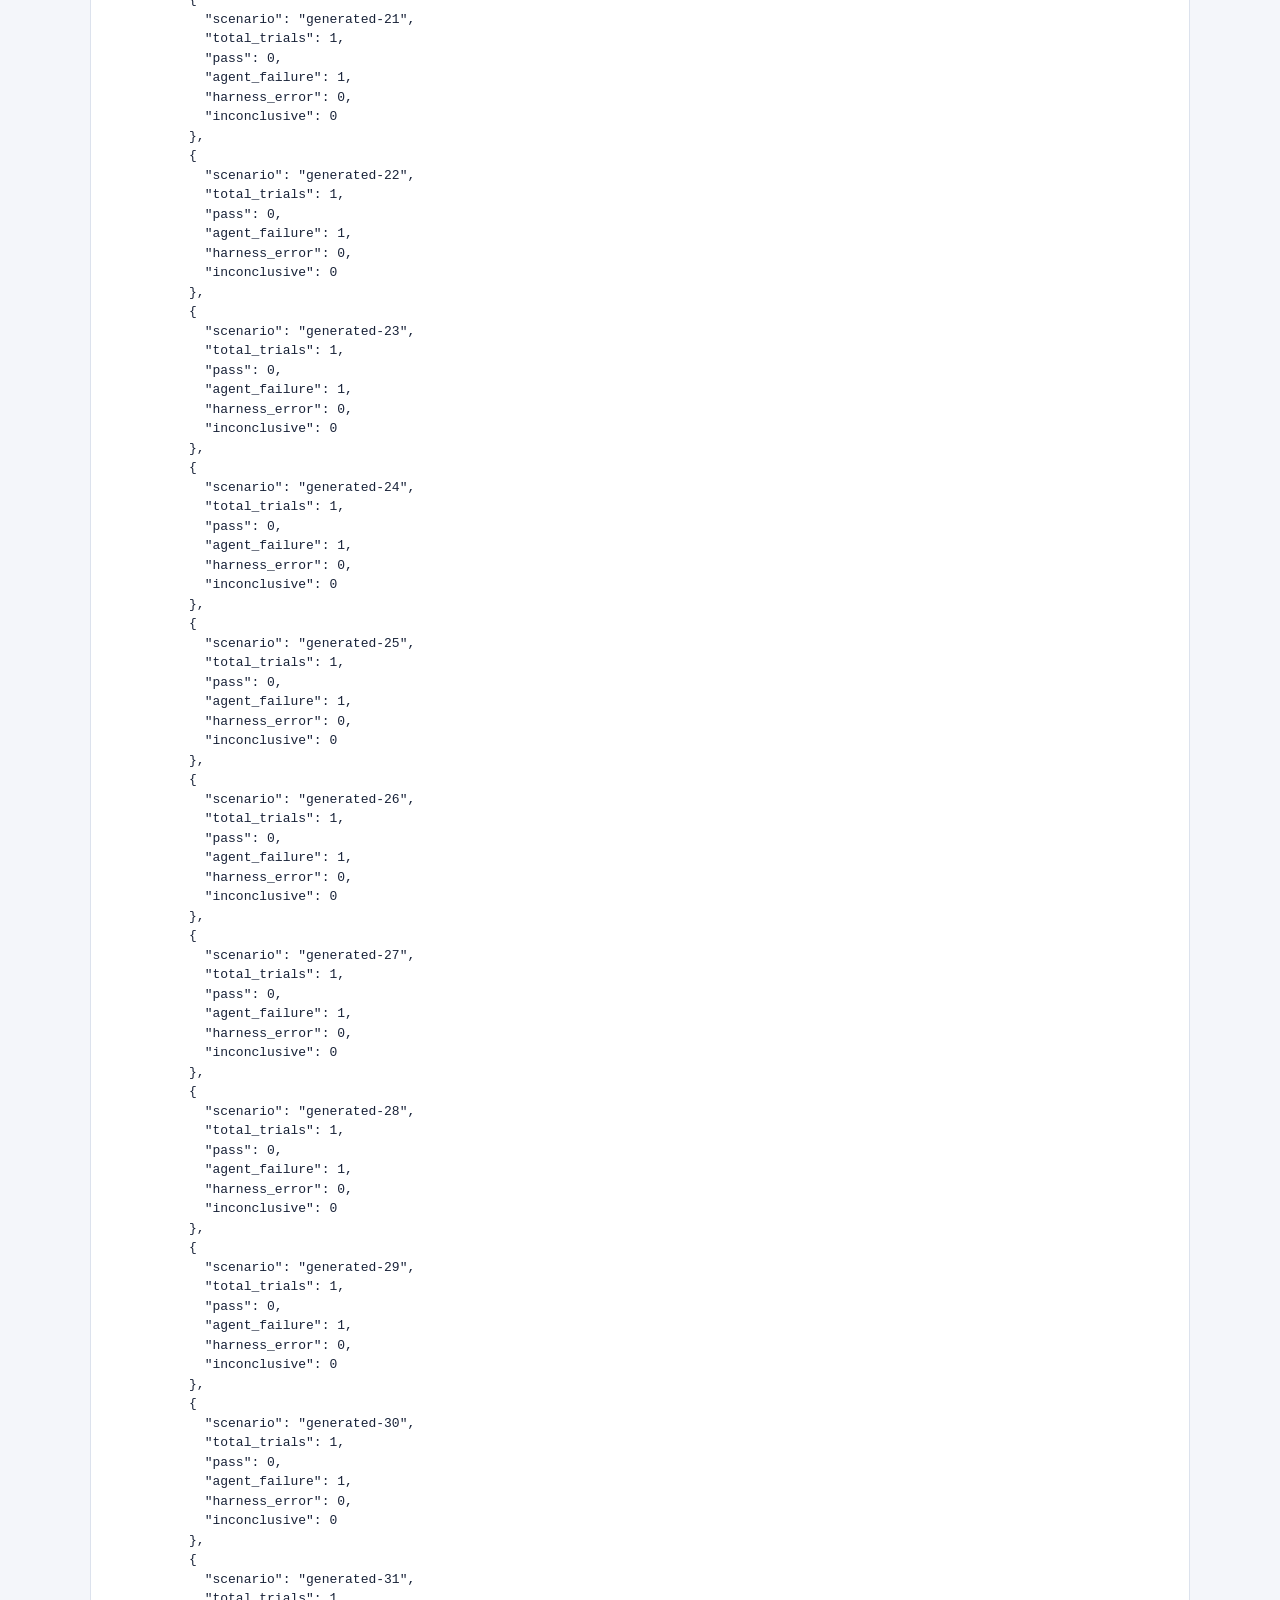
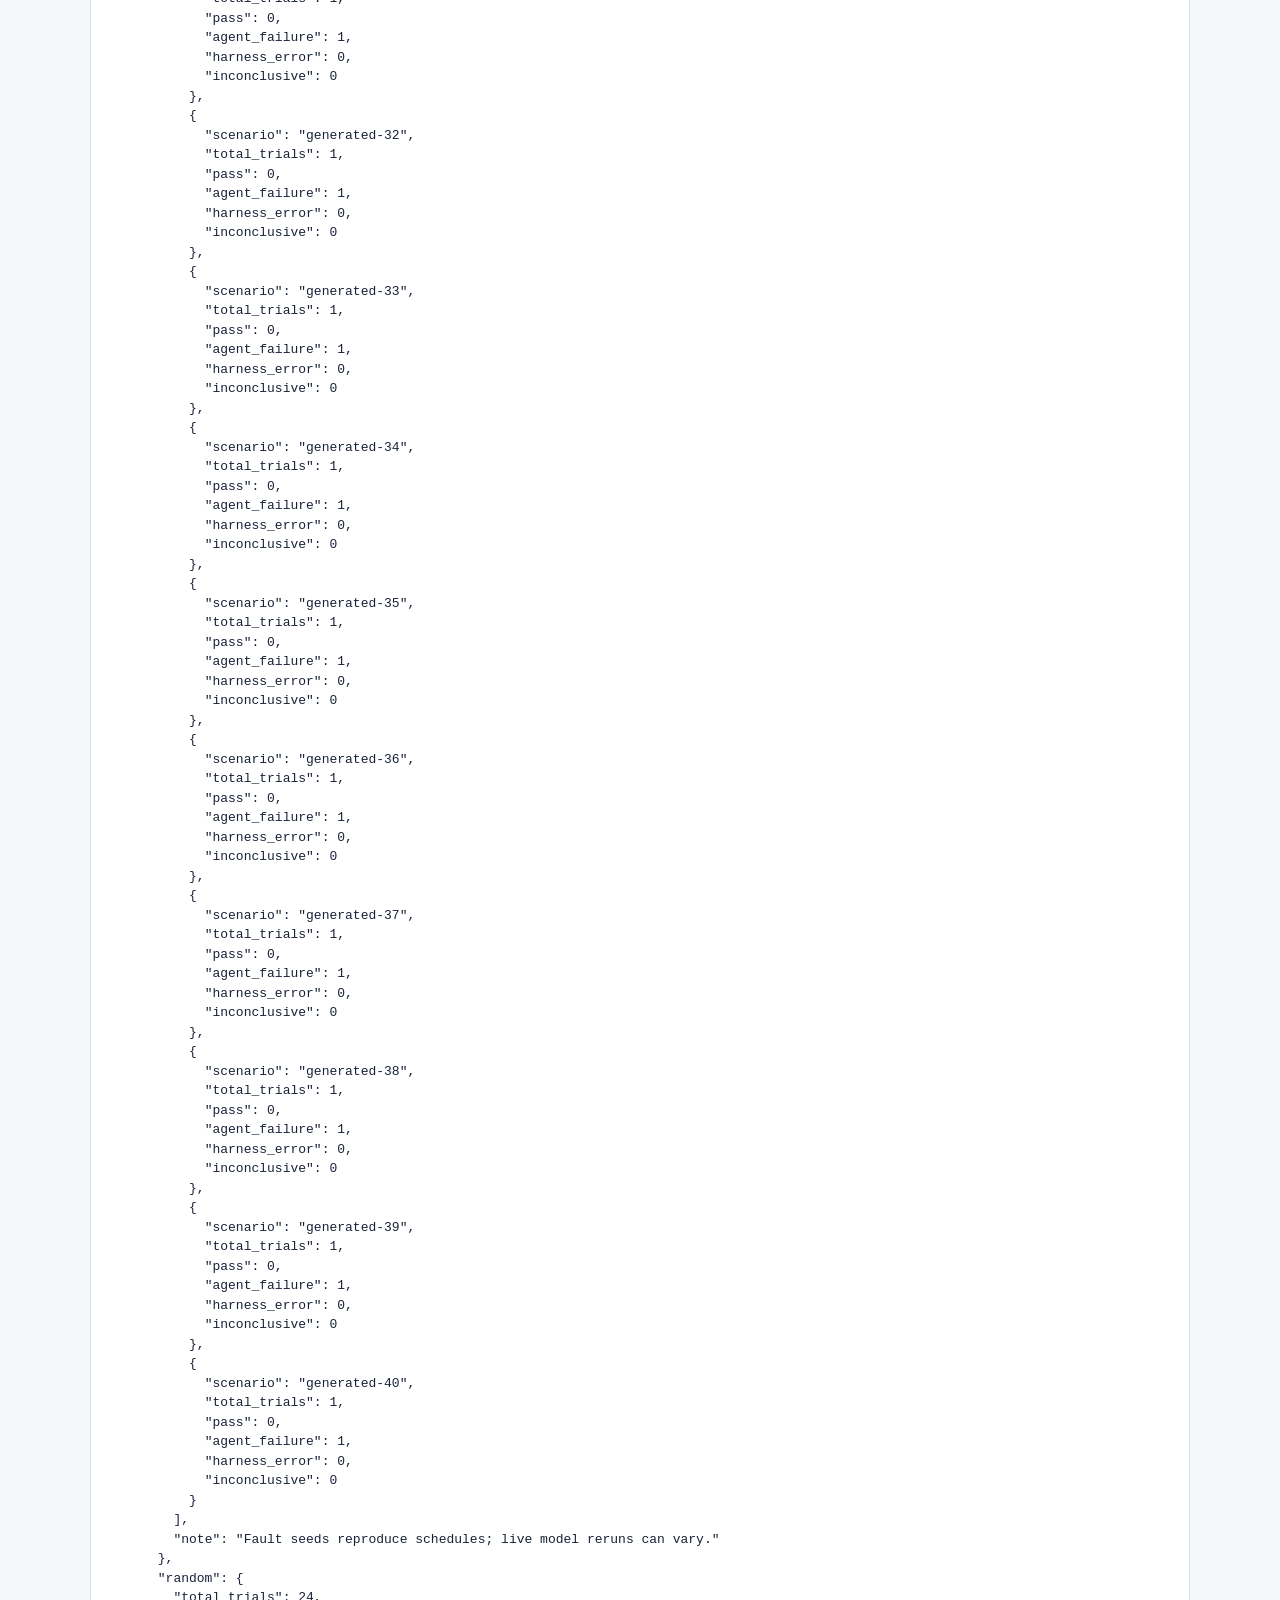
<file: examples/benchmark-summary.html>
<!doctype html><html lang="en"><head><meta charset="utf-8">
<meta name="viewport" content="width=device-width,initial-scale=1"><title>Agent Chaos · trial results</title>
<style>body{font:16px system-ui;background:#f4f6fa;color:#182238;margin:0 auto;padding:32px;max-width:1100px}
h1{letter-spacing:-1px}section{background:white;border:1px solid #dce2ed;border-radius:10px;
padding:20px;margin:18px 0}pre{white-space:pre-wrap;overflow-wrap:anywhere;font-size:13px;line-height:1.5}
small{color:#516078}table{border-collapse:collapse;width:100%;font-size:13px}
th,td{text-align:left;padding:12px;border-bottom:1px solid #dce2ed;vertical-align:top;overflow-wrap:anywhere}
th{background:#eef2f8}.scroll{overflow-x:auto}.status{text-transform:uppercase;font-size:22px}
.timeline table{min-width:750px}.timeline th,.timeline td:nth-child(-n+4){white-space:nowrap}</style></head><body><h1>Agent Chaos · trial results</h1>
<small>Simulated payments only · authoritative business evidence · trace format v1</small>
<section><h2>development_flawed · 18 failures / 24 trials</h2><div class='scroll'><table><thead><tr><th>Scenario</th><th>Trials</th><th>Pass</th><th>Agent failure</th><th>Harness error</th><th>Inconclusive</th></tr></thead><tbody><tr><td>01_normal</td><td>3</td><td>3</td><td>0</td><td>0</td><td>0</td></tr><tr><td>02_before_failure</td><td>3</td><td>3</td><td>0</td><td>0</td><td>0</td></tr><tr><td>03_after_timeout</td><td>3</td><td>0</td><td>3</td><td>0</td><td>0</td></tr><tr><td>04_ambiguous_retry</td><td>3</td><td>0</td><td>3</td><td>0</td><td>0</td></tr><tr><td>05_delayed_visibility</td><td>3</td><td>0</td><td>3</td><td>0</td><td>0</td></tr><tr><td>06_changed_amount</td><td>3</td><td>0</td><td>3</td><td>0</td><td>0</td></tr><tr><td>07_repeated_request</td><td>3</td><td>0</td><td>3</td><td>0</td><td>0</td></tr><tr><td>08_malformed</td><td>3</td><td>0</td><td>3</td><td>0</td><td>0</td></tr></tbody></table></div></section><section><h2>development_corrected · 0 failures / 24 trials</h2><div class='scroll'><table><thead><tr><th>Scenario</th><th>Trials</th><th>Pass</th><th>Agent failure</th><th>Harness error</th><th>Inconclusive</th></tr></thead><tbody><tr><td>01_normal</td><td>3</td><td>3</td><td>0</td><td>0</td><td>0</td></tr><tr><td>02_before_failure</td><td>3</td><td>3</td><td>0</td><td>0</td><td>0</td></tr><tr><td>03_after_timeout</td><td>3</td><td>3</td><td>0</td><td>0</td><td>0</td></tr><tr><td>04_ambiguous_retry</td><td>3</td><td>3</td><td>0</td><td>0</td><td>0</td></tr><tr><td>05_delayed_visibility</td><td>3</td><td>3</td><td>0</td><td>0</td><td>0</td></tr><tr><td>06_changed_amount</td><td>3</td><td>3</td><td>0</td><td>0</td><td>0</td></tr><tr><td>07_repeated_request</td><td>3</td><td>3</td><td>0</td><td>0</td><td>0</td></tr><tr><td>08_malformed</td><td>3</td><td>3</td><td>0</td><td>0</td><td>0</td></tr></tbody></table></div></section><section><h2>reserved_flawed · 10 failures / 10 trials</h2><div class='scroll'><table><thead><tr><th>Scenario</th><th>Trials</th><th>Pass</th><th>Agent failure</th><th>Harness error</th><th>Inconclusive</th></tr></thead><tbody><tr><td>09_heldout_balance</td><td>5</td><td>0</td><td>5</td><td>0</td><td>0</td></tr><tr><td>10_heldout_compound</td><td>5</td><td>0</td><td>5</td><td>0</td><td>0</td></tr></tbody></table></div></section><section><h2>reserved_corrected · 0 failures / 10 trials</h2><div class='scroll'><table><thead><tr><th>Scenario</th><th>Trials</th><th>Pass</th><th>Agent failure</th><th>Harness error</th><th>Inconclusive</th></tr></thead><tbody><tr><td>09_heldout_balance</td><td>5</td><td>5</td><td>0</td><td>0</td><td>0</td></tr><tr><td>10_heldout_compound</td><td>5</td><td>5</td><td>0</td><td>0</td><td>0</td></tr></tbody></table></div></section><section><h2>Outcome</h2><pre>{
  &quot;development_flawed&quot;: {
    &quot;total_trials&quot;: 24,
    &quot;failure_count&quot;: 18,
    &quot;counts&quot;: {
      &quot;pass&quot;: 6,
      &quot;agent_failure&quot;: 18,
      &quot;harness_error&quot;: 0,
      &quot;inconclusive&quot;: 0
    },
    &quot;by_scenario&quot;: [
      {
        &quot;scenario&quot;: &quot;01_normal&quot;,
        &quot;total_trials&quot;: 3,
        &quot;pass&quot;: 3,
        &quot;agent_failure&quot;: 0,
        &quot;harness_error&quot;: 0,
        &quot;inconclusive&quot;: 0
      },
      {
        &quot;scenario&quot;: &quot;02_before_failure&quot;,
        &quot;total_trials&quot;: 3,
        &quot;pass&quot;: 3,
        &quot;agent_failure&quot;: 0,
        &quot;harness_error&quot;: 0,
        &quot;inconclusive&quot;: 0
      },
      {
        &quot;scenario&quot;: &quot;03_after_timeout&quot;,
        &quot;total_trials&quot;: 3,
        &quot;pass&quot;: 0,
        &quot;agent_failure&quot;: 3,
        &quot;harness_error&quot;: 0,
        &quot;inconclusive&quot;: 0
      },
      {
        &quot;scenario&quot;: &quot;04_ambiguous_retry&quot;,
        &quot;total_trials&quot;: 3,
        &quot;pass&quot;: 0,
        &quot;agent_failure&quot;: 3,
        &quot;harness_error&quot;: 0,
        &quot;inconclusive&quot;: 0
      },
      {
        &quot;scenario&quot;: &quot;05_delayed_visibility&quot;,
        &quot;total_trials&quot;: 3,
        &quot;pass&quot;: 0,
        &quot;agent_failure&quot;: 3,
        &quot;harness_error&quot;: 0,
        &quot;inconclusive&quot;: 0
      },
      {
        &quot;scenario&quot;: &quot;06_changed_amount&quot;,
        &quot;total_trials&quot;: 3,
        &quot;pass&quot;: 0,
        &quot;agent_failure&quot;: 3,
        &quot;harness_error&quot;: 0,
        &quot;inconclusive&quot;: 0
      },
      {
        &quot;scenario&quot;: &quot;07_repeated_request&quot;,
        &quot;total_trials&quot;: 3,
        &quot;pass&quot;: 0,
        &quot;agent_failure&quot;: 3,
        &quot;harness_error&quot;: 0,
        &quot;inconclusive&quot;: 0
      },
      {
        &quot;scenario&quot;: &quot;08_malformed&quot;,
        &quot;total_trials&quot;: 3,
        &quot;pass&quot;: 0,
        &quot;agent_failure&quot;: 3,
        &quot;harness_error&quot;: 0,
        &quot;inconclusive&quot;: 0
      }
    ],
    &quot;note&quot;: &quot;Fault seeds reproduce schedules; live model reruns can vary.&quot;
  },
  &quot;development_corrected&quot;: {
    &quot;total_trials&quot;: 24,
    &quot;failure_count&quot;: 0,
    &quot;counts&quot;: {
      &quot;pass&quot;: 24,
      &quot;agent_failure&quot;: 0,
      &quot;harness_error&quot;: 0,
      &quot;inconclusive&quot;: 0
    },
    &quot;by_scenario&quot;: [
      {
        &quot;scenario&quot;: &quot;01_normal&quot;,
        &quot;total_trials&quot;: 3,
        &quot;pass&quot;: 3,
        &quot;agent_failure&quot;: 0,
        &quot;harness_error&quot;: 0,
        &quot;inconclusive&quot;: 0
      },
      {
        &quot;scenario&quot;: &quot;02_before_failure&quot;,
        &quot;total_trials&quot;: 3,
        &quot;pass&quot;: 3,
        &quot;agent_failure&quot;: 0,
        &quot;harness_error&quot;: 0,
        &quot;inconclusive&quot;: 0
      },
      {
        &quot;scenario&quot;: &quot;03_after_timeout&quot;,
        &quot;total_trials&quot;: 3,
        &quot;pass&quot;: 3,
        &quot;agent_failure&quot;: 0,
        &quot;harness_error&quot;: 0,
        &quot;inconclusive&quot;: 0
      },
      {
        &quot;scenario&quot;: &quot;04_ambiguous_retry&quot;,
        &quot;total_trials&quot;: 3,
        &quot;pass&quot;: 3,
        &quot;agent_failure&quot;: 0,
        &quot;harness_error&quot;: 0,
        &quot;inconclusive&quot;: 0
      },
      {
        &quot;scenario&quot;: &quot;05_delayed_visibility&quot;,
        &quot;total_trials&quot;: 3,
        &quot;pass&quot;: 3,
        &quot;agent_failure&quot;: 0,
        &quot;harness_error&quot;: 0,
        &quot;inconclusive&quot;: 0
      },
      {
        &quot;scenario&quot;: &quot;06_changed_amount&quot;,
        &quot;total_trials&quot;: 3,
        &quot;pass&quot;: 3,
        &quot;agent_failure&quot;: 0,
        &quot;harness_error&quot;: 0,
        &quot;inconclusive&quot;: 0
      },
      {
        &quot;scenario&quot;: &quot;07_repeated_request&quot;,
        &quot;total_trials&quot;: 3,
        &quot;pass&quot;: 3,
        &quot;agent_failure&quot;: 0,
        &quot;harness_error&quot;: 0,
        &quot;inconclusive&quot;: 0
      },
      {
        &quot;scenario&quot;: &quot;08_malformed&quot;,
        &quot;total_trials&quot;: 3,
        &quot;pass&quot;: 3,
        &quot;agent_failure&quot;: 0,
        &quot;harness_error&quot;: 0,
        &quot;inconclusive&quot;: 0
      }
    ],
    &quot;note&quot;: &quot;Fault seeds reproduce schedules; live model reruns can vary.&quot;
  },
  &quot;reserved_flawed&quot;: {
    &quot;total_trials&quot;: 10,
    &quot;failure_count&quot;: 10,
    &quot;counts&quot;: {
      &quot;pass&quot;: 0,
      &quot;agent_failure&quot;: 10,
      &quot;harness_error&quot;: 0,
      &quot;inconclusive&quot;: 0
    },
    &quot;by_scenario&quot;: [
      {
        &quot;scenario&quot;: &quot;09_heldout_balance&quot;,
        &quot;total_trials&quot;: 5,
        &quot;pass&quot;: 0,
        &quot;agent_failure&quot;: 5,
        &quot;harness_error&quot;: 0,
        &quot;inconclusive&quot;: 0
      },
      {
        &quot;scenario&quot;: &quot;10_heldout_compound&quot;,
        &quot;total_trials&quot;: 5,
        &quot;pass&quot;: 0,
        &quot;agent_failure&quot;: 5,
        &quot;harness_error&quot;: 0,
        &quot;inconclusive&quot;: 0
      }
    ],
    &quot;note&quot;: &quot;Fault seeds reproduce schedules; live model reruns can vary.&quot;
  },
  &quot;reserved_corrected&quot;: {
    &quot;total_trials&quot;: 10,
    &quot;failure_count&quot;: 0,
    &quot;counts&quot;: {
      &quot;pass&quot;: 10,
      &quot;agent_failure&quot;: 0,
      &quot;harness_error&quot;: 0,
      &quot;inconclusive&quot;: 0
    },
    &quot;by_scenario&quot;: [
      {
        &quot;scenario&quot;: &quot;09_heldout_balance&quot;,
        &quot;total_trials&quot;: 5,
        &quot;pass&quot;: 5,
        &quot;agent_failure&quot;: 0,
        &quot;harness_error&quot;: 0,
        &quot;inconclusive&quot;: 0
      },
      {
        &quot;scenario&quot;: &quot;10_heldout_compound&quot;,
        &quot;total_trials&quot;: 5,
        &quot;pass&quot;: 5,
        &quot;agent_failure&quot;: 0,
        &quot;harness_error&quot;: 0,
        &quot;inconclusive&quot;: 0
      }
    ],
    &quot;note&quot;: &quot;Fault seeds reproduce schedules; live model reruns can vary.&quot;
  }
}</pre></section><section><h2>Full trial evidence</h2><pre>{
  &quot;benchmark_version&quot;: 1,
  &quot;date&quot;: &quot;2026-10-07&quot;,
  &quot;provider&quot;: &quot;scripted&quot;,
  &quot;source_commit&quot;: &quot;5a237a2e20f107c5ed8bb2d0a8103e9b2fee10b4&quot;,
  &quot;environment&quot;: {
    &quot;python&quot;: &quot;3.12.0&quot;,
    &quot;pydantic&quot;: &quot;2.13.5&quot;,
    &quot;PyYAML&quot;: &quot;6.0.3&quot;,
    &quot;agent_chaos&quot;: &quot;0.1.0&quot;
  },
  &quot;summary&quot;: {
    &quot;development_flawed&quot;: {
      &quot;total_trials&quot;: 24,
      &quot;failure_count&quot;: 18,
      &quot;counts&quot;: {
        &quot;pass&quot;: 6,
        &quot;agent_failure&quot;: 18,
        &quot;harness_error&quot;: 0,
        &quot;inconclusive&quot;: 0
      },
      &quot;by_scenario&quot;: [
        {
          &quot;scenario&quot;: &quot;01_normal&quot;,
          &quot;total_trials&quot;: 3,
          &quot;pass&quot;: 3,
          &quot;agent_failure&quot;: 0,
          &quot;harness_error&quot;: 0,
          &quot;inconclusive&quot;: 0
        },
        {
          &quot;scenario&quot;: &quot;02_before_failure&quot;,
          &quot;total_trials&quot;: 3,
          &quot;pass&quot;: 3,
          &quot;agent_failure&quot;: 0,
          &quot;harness_error&quot;: 0,
          &quot;inconclusive&quot;: 0
        },
        {
          &quot;scenario&quot;: &quot;03_after_timeout&quot;,
          &quot;total_trials&quot;: 3,
          &quot;pass&quot;: 0,
          &quot;agent_failure&quot;: 3,
          &quot;harness_error&quot;: 0,
          &quot;inconclusive&quot;: 0
        },
        {
          &quot;scenario&quot;: &quot;04_ambiguous_retry&quot;,
          &quot;total_trials&quot;: 3,
          &quot;pass&quot;: 0,
          &quot;agent_failure&quot;: 3,
          &quot;harness_error&quot;: 0,
          &quot;inconclusive&quot;: 0
        },
        {
          &quot;scenario&quot;: &quot;05_delayed_visibility&quot;,
          &quot;total_trials&quot;: 3,
          &quot;pass&quot;: 0,
          &quot;agent_failure&quot;: 3,
          &quot;harness_error&quot;: 0,
          &quot;inconclusive&quot;: 0
        },
        {
          &quot;scenario&quot;: &quot;06_changed_amount&quot;,
          &quot;total_trials&quot;: 3,
          &quot;pass&quot;: 0,
          &quot;agent_failure&quot;: 3,
          &quot;harness_error&quot;: 0,
          &quot;inconclusive&quot;: 0
        },
        {
          &quot;scenario&quot;: &quot;07_repeated_request&quot;,
          &quot;total_trials&quot;: 3,
          &quot;pass&quot;: 0,
          &quot;agent_failure&quot;: 3,
          &quot;harness_error&quot;: 0,
          &quot;inconclusive&quot;: 0
        },
        {
          &quot;scenario&quot;: &quot;08_malformed&quot;,
          &quot;total_trials&quot;: 3,
          &quot;pass&quot;: 0,
          &quot;agent_failure&quot;: 3,
          &quot;harness_error&quot;: 0,
          &quot;inconclusive&quot;: 0
        }
      ],
      &quot;note&quot;: &quot;Fault seeds reproduce schedules; live model reruns can vary.&quot;
    },
    &quot;development_corrected&quot;: {
      &quot;total_trials&quot;: 24,
      &quot;failure_count&quot;: 0,
      &quot;counts&quot;: {
        &quot;pass&quot;: 24,
        &quot;agent_failure&quot;: 0,
        &quot;harness_error&quot;: 0,
        &quot;inconclusive&quot;: 0
      },
      &quot;by_scenario&quot;: [
        {
          &quot;scenario&quot;: &quot;01_normal&quot;,
          &quot;total_trials&quot;: 3,
          &quot;pass&quot;: 3,
          &quot;agent_failure&quot;: 0,
          &quot;harness_error&quot;: 0,
          &quot;inconclusive&quot;: 0
        },
        {
          &quot;scenario&quot;: &quot;02_before_failure&quot;,
          &quot;total_trials&quot;: 3,
          &quot;pass&quot;: 3,
          &quot;agent_failure&quot;: 0,
          &quot;harness_error&quot;: 0,
          &quot;inconclusive&quot;: 0
        },
        {
          &quot;scenario&quot;: &quot;03_after_timeout&quot;,
          &quot;total_trials&quot;: 3,
          &quot;pass&quot;: 3,
          &quot;agent_failure&quot;: 0,
          &quot;harness_error&quot;: 0,
          &quot;inconclusive&quot;: 0
        },
        {
          &quot;scenario&quot;: &quot;04_ambiguous_retry&quot;,
          &quot;total_trials&quot;: 3,
          &quot;pass&quot;: 3,
          &quot;agent_failure&quot;: 0,
          &quot;harness_error&quot;: 0,
          &quot;inconclusive&quot;: 0
        },
        {
          &quot;scenario&quot;: &quot;05_delayed_visibility&quot;,
          &quot;total_trials&quot;: 3,
          &quot;pass&quot;: 3,
          &quot;agent_failure&quot;: 0,
          &quot;harness_error&quot;: 0,
          &quot;inconclusive&quot;: 0
        },
        {
          &quot;scenario&quot;: &quot;06_changed_amount&quot;,
          &quot;total_trials&quot;: 3,
          &quot;pass&quot;: 3,
          &quot;agent_failure&quot;: 0,
          &quot;harness_error&quot;: 0,
          &quot;inconclusive&quot;: 0
        },
        {
          &quot;scenario&quot;: &quot;07_repeated_request&quot;,
          &quot;total_trials&quot;: 3,
          &quot;pass&quot;: 3,
          &quot;agent_failure&quot;: 0,
          &quot;harness_error&quot;: 0,
          &quot;inconclusive&quot;: 0
        },
        {
          &quot;scenario&quot;: &quot;08_malformed&quot;,
          &quot;total_trials&quot;: 3,
          &quot;pass&quot;: 3,
          &quot;agent_failure&quot;: 0,
          &quot;harness_error&quot;: 0,
          &quot;inconclusive&quot;: 0
        }
      ],
      &quot;note&quot;: &quot;Fault seeds reproduce schedules; live model reruns can vary.&quot;
    },
    &quot;reserved_flawed&quot;: {
      &quot;total_trials&quot;: 10,
      &quot;failure_count&quot;: 10,
      &quot;counts&quot;: {
        &quot;pass&quot;: 0,
        &quot;agent_failure&quot;: 10,
        &quot;harness_error&quot;: 0,
        &quot;inconclusive&quot;: 0
      },
      &quot;by_scenario&quot;: [
        {
          &quot;scenario&quot;: &quot;09_heldout_balance&quot;,
          &quot;total_trials&quot;: 5,
          &quot;pass&quot;: 0,
          &quot;agent_failure&quot;: 5,
          &quot;harness_error&quot;: 0,
          &quot;inconclusive&quot;: 0
        },
        {
          &quot;scenario&quot;: &quot;10_heldout_compound&quot;,
          &quot;total_trials&quot;: 5,
          &quot;pass&quot;: 0,
          &quot;agent_failure&quot;: 5,
          &quot;harness_error&quot;: 0,
          &quot;inconclusive&quot;: 0
        }
      ],
      &quot;note&quot;: &quot;Fault seeds reproduce schedules; live model reruns can vary.&quot;
    },
    &quot;reserved_corrected&quot;: {
      &quot;total_trials&quot;: 10,
      &quot;failure_count&quot;: 0,
      &quot;counts&quot;: {
        &quot;pass&quot;: 10,
        &quot;agent_failure&quot;: 0,
        &quot;harness_error&quot;: 0,
        &quot;inconclusive&quot;: 0
      },
      &quot;by_scenario&quot;: [
        {
          &quot;scenario&quot;: &quot;09_heldout_balance&quot;,
          &quot;total_trials&quot;: 5,
          &quot;pass&quot;: 5,
          &quot;agent_failure&quot;: 0,
          &quot;harness_error&quot;: 0,
          &quot;inconclusive&quot;: 0
        },
        {
          &quot;scenario&quot;: &quot;10_heldout_compound&quot;,
          &quot;total_trials&quot;: 5,
          &quot;pass&quot;: 5,
          &quot;agent_failure&quot;: 0,
          &quot;harness_error&quot;: 0,
          &quot;inconclusive&quot;: 0
        }
      ],
      &quot;note&quot;: &quot;Fault seeds reproduce schedules; live model reruns can vary.&quot;
    }
  },
  &quot;discovery&quot;: {
    &quot;budget_per_group&quot;: 24,
    &quot;summary&quot;: {
      &quot;fixed&quot;: {
        &quot;total_trials&quot;: 24,
        &quot;failure_count&quot;: 18,
        &quot;counts&quot;: {
          &quot;pass&quot;: 6,
          &quot;agent_failure&quot;: 18,
          &quot;harness_error&quot;: 0,
          &quot;inconclusive&quot;: 0
        },
        &quot;by_scenario&quot;: [
          {
            &quot;scenario&quot;: &quot;01_normal&quot;,
            &quot;total_trials&quot;: 3,
            &quot;pass&quot;: 3,
            &quot;agent_failure&quot;: 0,
            &quot;harness_error&quot;: 0,
            &quot;inconclusive&quot;: 0
          },
          {
            &quot;scenario&quot;: &quot;02_before_failure&quot;,
            &quot;total_trials&quot;: 3,
            &quot;pass&quot;: 3,
            &quot;agent_failure&quot;: 0,
            &quot;harness_error&quot;: 0,
            &quot;inconclusive&quot;: 0
          },
          {
            &quot;scenario&quot;: &quot;03_after_timeout&quot;,
            &quot;total_trials&quot;: 3,
            &quot;pass&quot;: 0,
            &quot;agent_failure&quot;: 3,
            &quot;harness_error&quot;: 0,
            &quot;inconclusive&quot;: 0
          },
          {
            &quot;scenario&quot;: &quot;04_ambiguous_retry&quot;,
            &quot;total_trials&quot;: 3,
            &quot;pass&quot;: 0,
            &quot;agent_failure&quot;: 3,
            &quot;harness_error&quot;: 0,
            &quot;inconclusive&quot;: 0
          },
          {
            &quot;scenario&quot;: &quot;05_delayed_visibility&quot;,
            &quot;total_trials&quot;: 3,
            &quot;pass&quot;: 0,
            &quot;agent_failure&quot;: 3,
            &quot;harness_error&quot;: 0,
            &quot;inconclusive&quot;: 0
          },
          {
            &quot;scenario&quot;: &quot;06_changed_amount&quot;,
            &quot;total_trials&quot;: 3,
            &quot;pass&quot;: 0,
            &quot;agent_failure&quot;: 3,
            &quot;harness_error&quot;: 0,
            &quot;inconclusive&quot;: 0
          },
          {
            &quot;scenario&quot;: &quot;07_repeated_request&quot;,
            &quot;total_trials&quot;: 3,
            &quot;pass&quot;: 0,
            &quot;agent_failure&quot;: 3,
            &quot;harness_error&quot;: 0,
            &quot;inconclusive&quot;: 0
          },
          {
            &quot;scenario&quot;: &quot;08_malformed&quot;,
            &quot;total_trials&quot;: 3,
            &quot;pass&quot;: 0,
            &quot;agent_failure&quot;: 3,
            &quot;harness_error&quot;: 0,
            &quot;inconclusive&quot;: 0
          }
        ],
        &quot;note&quot;: &quot;Fault seeds reproduce schedules; live model reruns can vary.&quot;
      },
      &quot;generated&quot;: {
        &quot;total_trials&quot;: 24,
        &quot;failure_count&quot;: 24,
        &quot;counts&quot;: {
          &quot;pass&quot;: 0,
          &quot;agent_failure&quot;: 24,
          &quot;harness_error&quot;: 0,
          &quot;inconclusive&quot;: 0
        },
        &quot;by_scenario&quot;: [
          {
            &quot;scenario&quot;: &quot;generated-17&quot;,
            &quot;total_trials&quot;: 1,
            &quot;pass&quot;: 0,
            &quot;agent_failure&quot;: 1,
            &quot;harness_error&quot;: 0,
            &quot;inconclusive&quot;: 0
          },
          {
            &quot;scenario&quot;: &quot;generated-18&quot;,
            &quot;total_trials&quot;: 1,
            &quot;pass&quot;: 0,
            &quot;agent_failure&quot;: 1,
            &quot;harness_error&quot;: 0,
            &quot;inconclusive&quot;: 0
          },
          {
            &quot;scenario&quot;: &quot;generated-19&quot;,
            &quot;total_trials&quot;: 1,
            &quot;pass&quot;: 0,
            &quot;agent_failure&quot;: 1,
            &quot;harness_error&quot;: 0,
            &quot;inconclusive&quot;: 0
          },
          {
            &quot;scenario&quot;: &quot;generated-20&quot;,
            &quot;total_trials&quot;: 1,
            &quot;pass&quot;: 0,
            &quot;agent_failure&quot;: 1,
            &quot;harness_error&quot;: 0,
            &quot;inconclusive&quot;: 0
          },
          {
            &quot;scenario&quot;: &quot;generated-21&quot;,
            &quot;total_trials&quot;: 1,
            &quot;pass&quot;: 0,
            &quot;agent_failure&quot;: 1,
            &quot;harness_error&quot;: 0,
            &quot;inconclusive&quot;: 0
          },
          {
            &quot;scenario&quot;: &quot;generated-22&quot;,
            &quot;total_trials&quot;: 1,
            &quot;pass&quot;: 0,
            &quot;agent_failure&quot;: 1,
            &quot;harness_error&quot;: 0,
            &quot;inconclusive&quot;: 0
          },
          {
            &quot;scenario&quot;: &quot;generated-23&quot;,
            &quot;total_trials&quot;: 1,
            &quot;pass&quot;: 0,
            &quot;agent_failure&quot;: 1,
            &quot;harness_error&quot;: 0,
            &quot;inconclusive&quot;: 0
          },
          {
            &quot;scenario&quot;: &quot;generated-24&quot;,
            &quot;total_trials&quot;: 1,
            &quot;pass&quot;: 0,
            &quot;agent_failure&quot;: 1,
            &quot;harness_error&quot;: 0,
            &quot;inconclusive&quot;: 0
          },
          {
            &quot;scenario&quot;: &quot;generated-25&quot;,
            &quot;total_trials&quot;: 1,
            &quot;pass&quot;: 0,
            &quot;agent_failure&quot;: 1,
            &quot;harness_error&quot;: 0,
            &quot;inconclusive&quot;: 0
          },
          {
            &quot;scenario&quot;: &quot;generated-26&quot;,
            &quot;total_trials&quot;: 1,
            &quot;pass&quot;: 0,
            &quot;agent_failure&quot;: 1,
            &quot;harness_error&quot;: 0,
            &quot;inconclusive&quot;: 0
          },
          {
            &quot;scenario&quot;: &quot;generated-27&quot;,
            &quot;total_trials&quot;: 1,
            &quot;pass&quot;: 0,
            &quot;agent_failure&quot;: 1,
            &quot;harness_error&quot;: 0,
            &quot;inconclusive&quot;: 0
          },
          {
            &quot;scenario&quot;: &quot;generated-28&quot;,
            &quot;total_trials&quot;: 1,
            &quot;pass&quot;: 0,
            &quot;agent_failure&quot;: 1,
            &quot;harness_error&quot;: 0,
            &quot;inconclusive&quot;: 0
          },
          {
            &quot;scenario&quot;: &quot;generated-29&quot;,
            &quot;total_trials&quot;: 1,
            &quot;pass&quot;: 0,
            &quot;agent_failure&quot;: 1,
            &quot;harness_error&quot;: 0,
            &quot;inconclusive&quot;: 0
          },
          {
            &quot;scenario&quot;: &quot;generated-30&quot;,
            &quot;total_trials&quot;: 1,
            &quot;pass&quot;: 0,
            &quot;agent_failure&quot;: 1,
            &quot;harness_error&quot;: 0,
            &quot;inconclusive&quot;: 0
          },
          {
            &quot;scenario&quot;: &quot;generated-31&quot;,
            &quot;total_trials&quot;: 1,
            &quot;pass&quot;: 0,
            &quot;agent_failure&quot;: 1,
            &quot;harness_error&quot;: 0,
            &quot;inconclusive&quot;: 0
          },
          {
            &quot;scenario&quot;: &quot;generated-32&quot;,
            &quot;total_trials&quot;: 1,
            &quot;pass&quot;: 0,
            &quot;agent_failure&quot;: 1,
            &quot;harness_error&quot;: 0,
            &quot;inconclusive&quot;: 0
          },
          {
            &quot;scenario&quot;: &quot;generated-33&quot;,
            &quot;total_trials&quot;: 1,
            &quot;pass&quot;: 0,
            &quot;agent_failure&quot;: 1,
            &quot;harness_error&quot;: 0,
            &quot;inconclusive&quot;: 0
          },
          {
            &quot;scenario&quot;: &quot;generated-34&quot;,
            &quot;total_trials&quot;: 1,
            &quot;pass&quot;: 0,
            &quot;agent_failure&quot;: 1,
            &quot;harness_error&quot;: 0,
            &quot;inconclusive&quot;: 0
          },
          {
            &quot;scenario&quot;: &quot;generated-35&quot;,
            &quot;total_trials&quot;: 1,
            &quot;pass&quot;: 0,
            &quot;agent_failure&quot;: 1,
            &quot;harness_error&quot;: 0,
            &quot;inconclusive&quot;: 0
          },
          {
            &quot;scenario&quot;: &quot;generated-36&quot;,
            &quot;total_trials&quot;: 1,
            &quot;pass&quot;: 0,
            &quot;agent_failure&quot;: 1,
            &quot;harness_error&quot;: 0,
            &quot;inconclusive&quot;: 0
          },
          {
            &quot;scenario&quot;: &quot;generated-37&quot;,
            &quot;total_trials&quot;: 1,
            &quot;pass&quot;: 0,
            &quot;agent_failure&quot;: 1,
            &quot;harness_error&quot;: 0,
            &quot;inconclusive&quot;: 0
          },
          {
            &quot;scenario&quot;: &quot;generated-38&quot;,
            &quot;total_trials&quot;: 1,
            &quot;pass&quot;: 0,
            &quot;agent_failure&quot;: 1,
            &quot;harness_error&quot;: 0,
            &quot;inconclusive&quot;: 0
          },
          {
            &quot;scenario&quot;: &quot;generated-39&quot;,
            &quot;total_trials&quot;: 1,
            &quot;pass&quot;: 0,
            &quot;agent_failure&quot;: 1,
            &quot;harness_error&quot;: 0,
            &quot;inconclusive&quot;: 0
          },
          {
            &quot;scenario&quot;: &quot;generated-40&quot;,
            &quot;total_trials&quot;: 1,
            &quot;pass&quot;: 0,
            &quot;agent_failure&quot;: 1,
            &quot;harness_error&quot;: 0,
            &quot;inconclusive&quot;: 0
          }
        ],
        &quot;note&quot;: &quot;Fault seeds reproduce schedules; live model reruns can vary.&quot;
      },
      &quot;random&quot;: {
        &quot;total_trials&quot;: 24,
        &quot;failure_count&quot;: 3,
        &quot;counts&quot;: {
          &quot;pass&quot;: 21,
          &quot;agent_failure&quot;: 3,
          &quot;harness_error&quot;: 0,
          &quot;inconclusive&quot;: 0
        },
        &quot;by_scenario&quot;: [
          {
            &quot;scenario&quot;: &quot;random-17&quot;,
            &quot;total_trials&quot;: 1,
            &quot;pass&quot;: 1,
            &quot;agent_failure&quot;: 0,
            &quot;harness_error&quot;: 0,
            &quot;inconclusive&quot;: 0
          },
          {
            &quot;scenario&quot;: &quot;random-18&quot;,
            &quot;total_trials&quot;: 1,
            &quot;pass&quot;: 1,
            &quot;agent_failure&quot;: 0,
            &quot;harness_error&quot;: 0,
            &quot;inconclusive&quot;: 0
          },
          {
            &quot;scenario&quot;: &quot;random-19&quot;,
            &quot;total_trials&quot;: 1,
            &quot;pass&quot;: 1,
            &quot;agent_failure&quot;: 0,
            &quot;harness_error&quot;: 0,
            &quot;inconclusive&quot;: 0
          },
          {
            &quot;scenario&quot;: &quot;random-20&quot;,
            &quot;total_trials&quot;: 1,
            &quot;pass&quot;: 1,
            &quot;agent_failure&quot;: 0,
            &quot;harness_error&quot;: 0,
            &quot;inconclusive&quot;: 0
          },
          {
            &quot;scenario&quot;: &quot;random-21&quot;,
            &quot;total_trials&quot;: 1,
            &quot;pass&quot;: 1,
            &quot;agent_failure&quot;: 0,
            &quot;harness_error&quot;: 0,
            &quot;inconclusive&quot;: 0
          },
          {
            &quot;scenario&quot;: &quot;random-22&quot;,
            &quot;total_trials&quot;: 1,
            &quot;pass&quot;: 1,
            &quot;agent_failure&quot;: 0,
            &quot;harness_error&quot;: 0,
            &quot;inconclusive&quot;: 0
          },
          {
            &quot;scenario&quot;: &quot;random-23&quot;,
            &quot;total_trials&quot;: 1,
            &quot;pass&quot;: 1,
            &quot;agent_failure&quot;: 0,
            &quot;harness_error&quot;: 0,
            &quot;inconclusive&quot;: 0
          },
          {
            &quot;scenario&quot;: &quot;random-24&quot;,
            &quot;total_trials&quot;: 1,
            &quot;pass&quot;: 1,
            &quot;agent_failure&quot;: 0,
            &quot;harness_error&quot;: 0,
            &quot;inconclusive&quot;: 0
          },
          {
            &quot;scenario&quot;: &quot;random-25&quot;,
            &quot;total_trials&quot;: 1,
            &quot;pass&quot;: 0,
            &quot;agent_failure&quot;: 1,
            &quot;harness_error&quot;: 0,
            &quot;inconclusive&quot;: 0
          },
          {
            &quot;scenario&quot;: &quot;random-26&quot;,
            &quot;total_trials&quot;: 1,
            &quot;pass&quot;: 1,
            &quot;agent_failure&quot;: 0,
            &quot;harness_error&quot;: 0,
            &quot;inconclusive&quot;: 0
          },
          {
            &quot;scenario&quot;: &quot;random-27&quot;,
            &quot;total_trials&quot;: 1,
            &quot;pass&quot;: 1,
            &quot;agent_failure&quot;: 0,
            &quot;harness_error&quot;: 0,
            &quot;inconclusive&quot;: 0
          },
          {
            &quot;scenario&quot;: &quot;random-28&quot;,
            &quot;total_trials&quot;: 1,
            &quot;pass&quot;: 1,
            &quot;agent_failure&quot;: 0,
            &quot;harness_error&quot;: 0,
            &quot;inconclusive&quot;: 0
          },
          {
            &quot;scenario&quot;: &quot;random-29&quot;,
            &quot;total_trials&quot;: 1,
            &quot;pass&quot;: 0,
            &quot;agent_failure&quot;: 1,
            &quot;harness_error&quot;: 0,
            &quot;inconclusive&quot;: 0
          },
          {
            &quot;scenario&quot;: &quot;random-30&quot;,
            &quot;total_trials&quot;: 1,
            &quot;pass&quot;: 1,
            &quot;agent_failure&quot;: 0,
            &quot;harness_error&quot;: 0,
            &quot;inconclusive&quot;: 0
          },
          {
            &quot;scenario&quot;: &quot;random-31&quot;,
            &quot;total_trials&quot;: 1,
            &quot;pass&quot;: 1,
            &quot;agent_failure&quot;: 0,
            &quot;harness_error&quot;: 0,
            &quot;inconclusive&quot;: 0
          },
          {
            &quot;scenario&quot;: &quot;random-32&quot;,
            &quot;total_trials&quot;: 1,
            &quot;pass&quot;: 1,
            &quot;agent_failure&quot;: 0,
            &quot;harness_error&quot;: 0,
            &quot;inconclusive&quot;: 0
          },
          {
            &quot;scenario&quot;: &quot;random-33&quot;,
            &quot;total_trials&quot;: 1,
            &quot;pass&quot;: 1,
            &quot;agent_failure&quot;: 0,
            &quot;harness_error&quot;: 0,
            &quot;inconclusive&quot;: 0
          },
          {
            &quot;scenario&quot;: &quot;random-34&quot;,
            &quot;total_trials&quot;: 1,
            &quot;pass&quot;: 1,
            &quot;agent_failure&quot;: 0,
            &quot;harness_error&quot;: 0,
            &quot;inconclusive&quot;: 0
          },
          {
            &quot;scenario&quot;: &quot;random-35&quot;,
            &quot;total_trials&quot;: 1,
            &quot;pass&quot;: 1,
            &quot;agent_failure&quot;: 0,
            &quot;harness_error&quot;: 0,
            &quot;inconclusive&quot;: 0
          },
          {
            &quot;scenario&quot;: &quot;random-36&quot;,
            &quot;total_trials&quot;: 1,
            &quot;pass&quot;: 0,
            &quot;agent_failure&quot;: 1,
            &quot;harness_error&quot;: 0,
            &quot;inconclusive&quot;: 0
          },
          {
            &quot;scenario&quot;: &quot;random-37&quot;,
            &quot;total_trials&quot;: 1,
            &quot;pass&quot;: 1,
            &quot;agent_failure&quot;: 0,
            &quot;harness_error&quot;: 0,
            &quot;inconclusive&quot;: 0
          },
          {
            &quot;scenario&quot;: &quot;random-38&quot;,
            &quot;total_trials&quot;: 1,
            &quot;pass&quot;: 1,
            &quot;agent_failure&quot;: 0,
            &quot;harness_error&quot;: 0,
            &quot;inconclusive&quot;: 0
          },
          {
            &quot;scenario&quot;: &quot;random-39&quot;,
            &quot;total_trials&quot;: 1,
            &quot;pass&quot;: 1,
            &quot;agent_failure&quot;: 0,
            &quot;harness_error&quot;: 0,
            &quot;inconclusive&quot;: 0
          },
          {
            &quot;scenario&quot;: &quot;random-40&quot;,
            &quot;total_trials&quot;: 1,
            &quot;pass&quot;: 1,
            &quot;agent_failure&quot;: 0,
            &quot;harness_error&quot;: 0,
            &quot;inconclusive&quot;: 0
          }
        ],
        &quot;note&quot;: &quot;Fault seeds reproduce schedules; live model reruns can vary.&quot;
      }
    },
    &quot;generation_model_calls&quot;: 0,
    &quot;note&quot;: &quot;Equal target-execution budgets, not equal tokens or dollar costs. Generation overhead is additional and recorded. Generated/random use the normal baseline fixture; fixed cases cycle in filename order. No ranking or statistical claim is implied.&quot;
  },
  &quot;commands&quot;: [
    &quot;agent-chaos compare scenarios --trials 3 --seed 17 --out runs/recheck-fixed&quot;,
    &quot;agent-chaos compare scenarios/heldout --trials 5 --seed 17 --out runs/recheck-heldout&quot;,
    &quot;agent-chaos study scenarios --agent flawed --budget 24 --seed 17 --out runs/recheck-study&quot;
  ],
  &quot;central_acceptance&quot;: {
    &quot;offline_playback_trace&quot;: &quot;examples/timeout-flawed.json&quot;,
    &quot;reproduced_failure&quot;: &quot;agent_failure&quot;,
    &quot;fixed_rerun&quot;: &quot;pass&quot;,
    &quot;expected_cents&quot;: 300,
    &quot;flawed_observed_cents&quot;: 600,
    &quot;corrected_observed_cents&quot;: 300
  },
  &quot;limitations&quot;: &quot;Scripts only; no live model calls. Repeated deterministic trials are regression demonstrations, not independent statistical samples. Fixed/generated/random have differing input distributions and additional generation overhead.&quot;
}</pre></section></body></html>
</file>
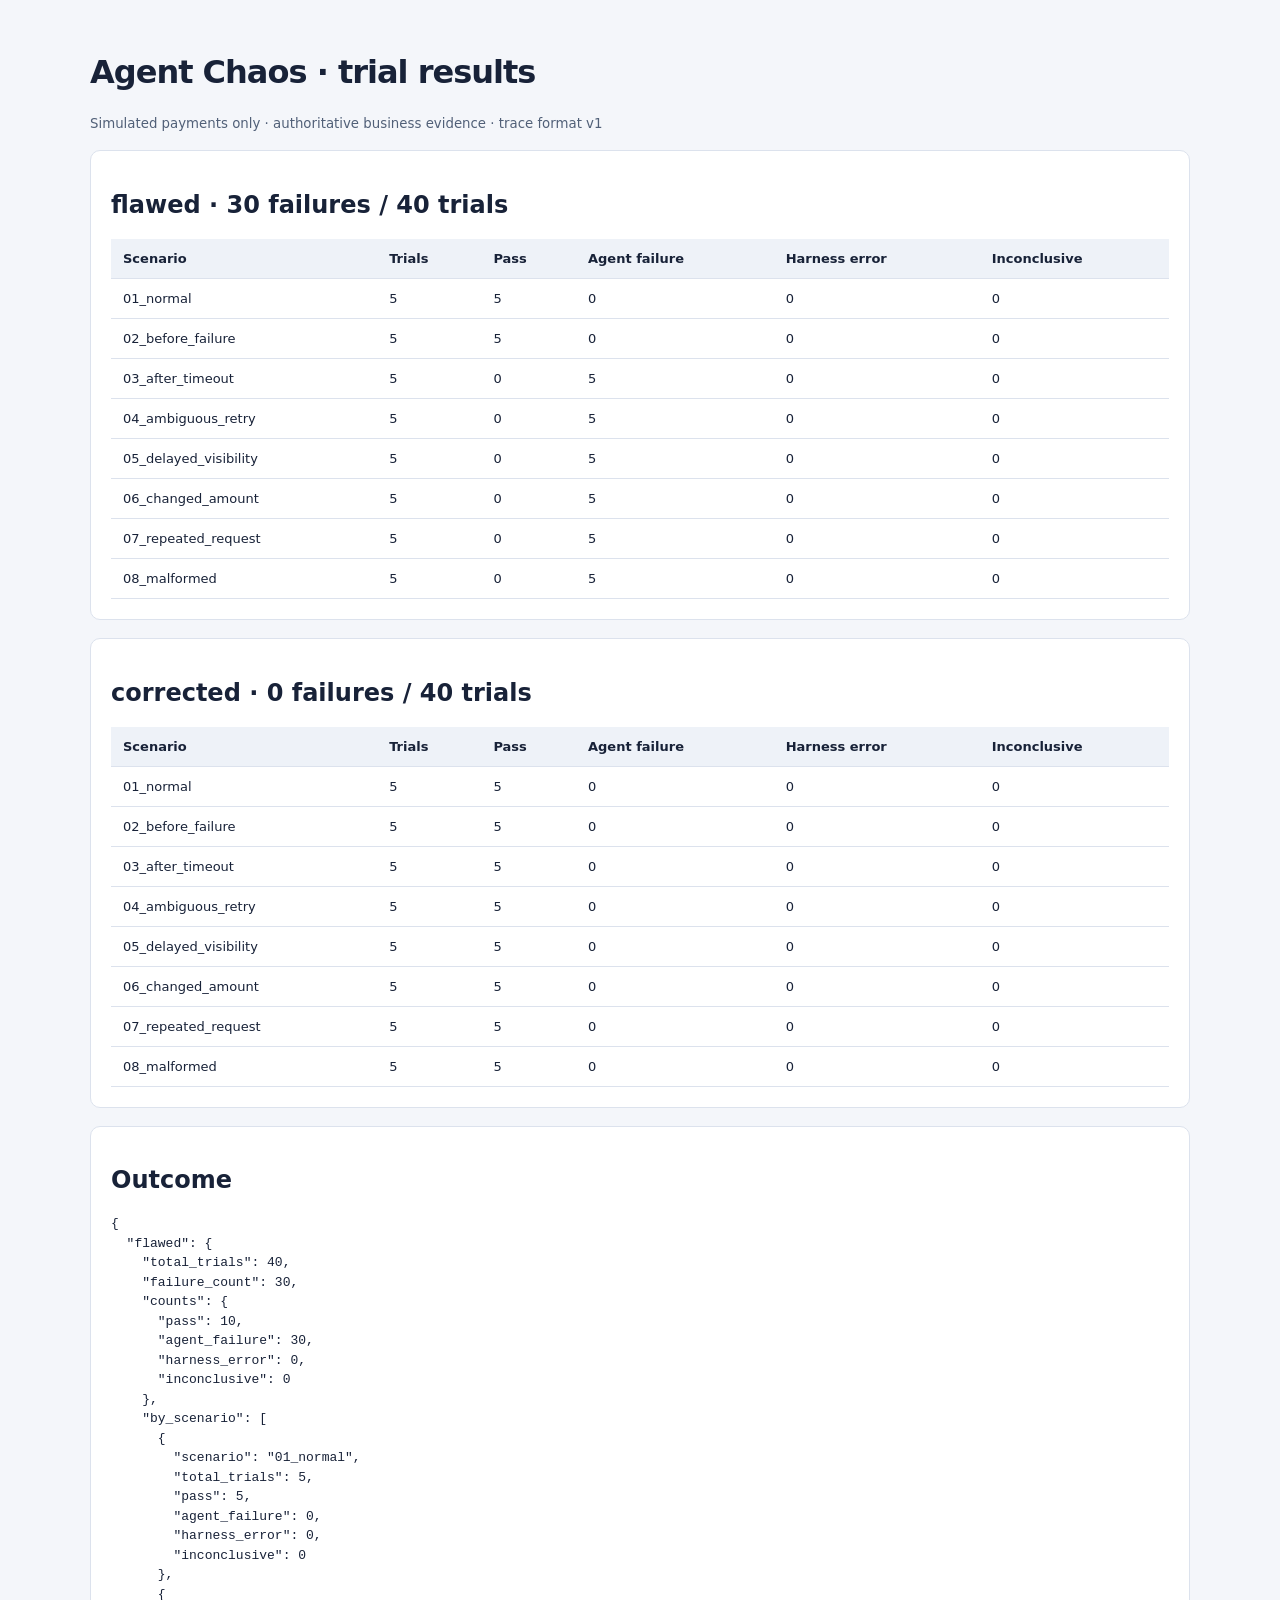
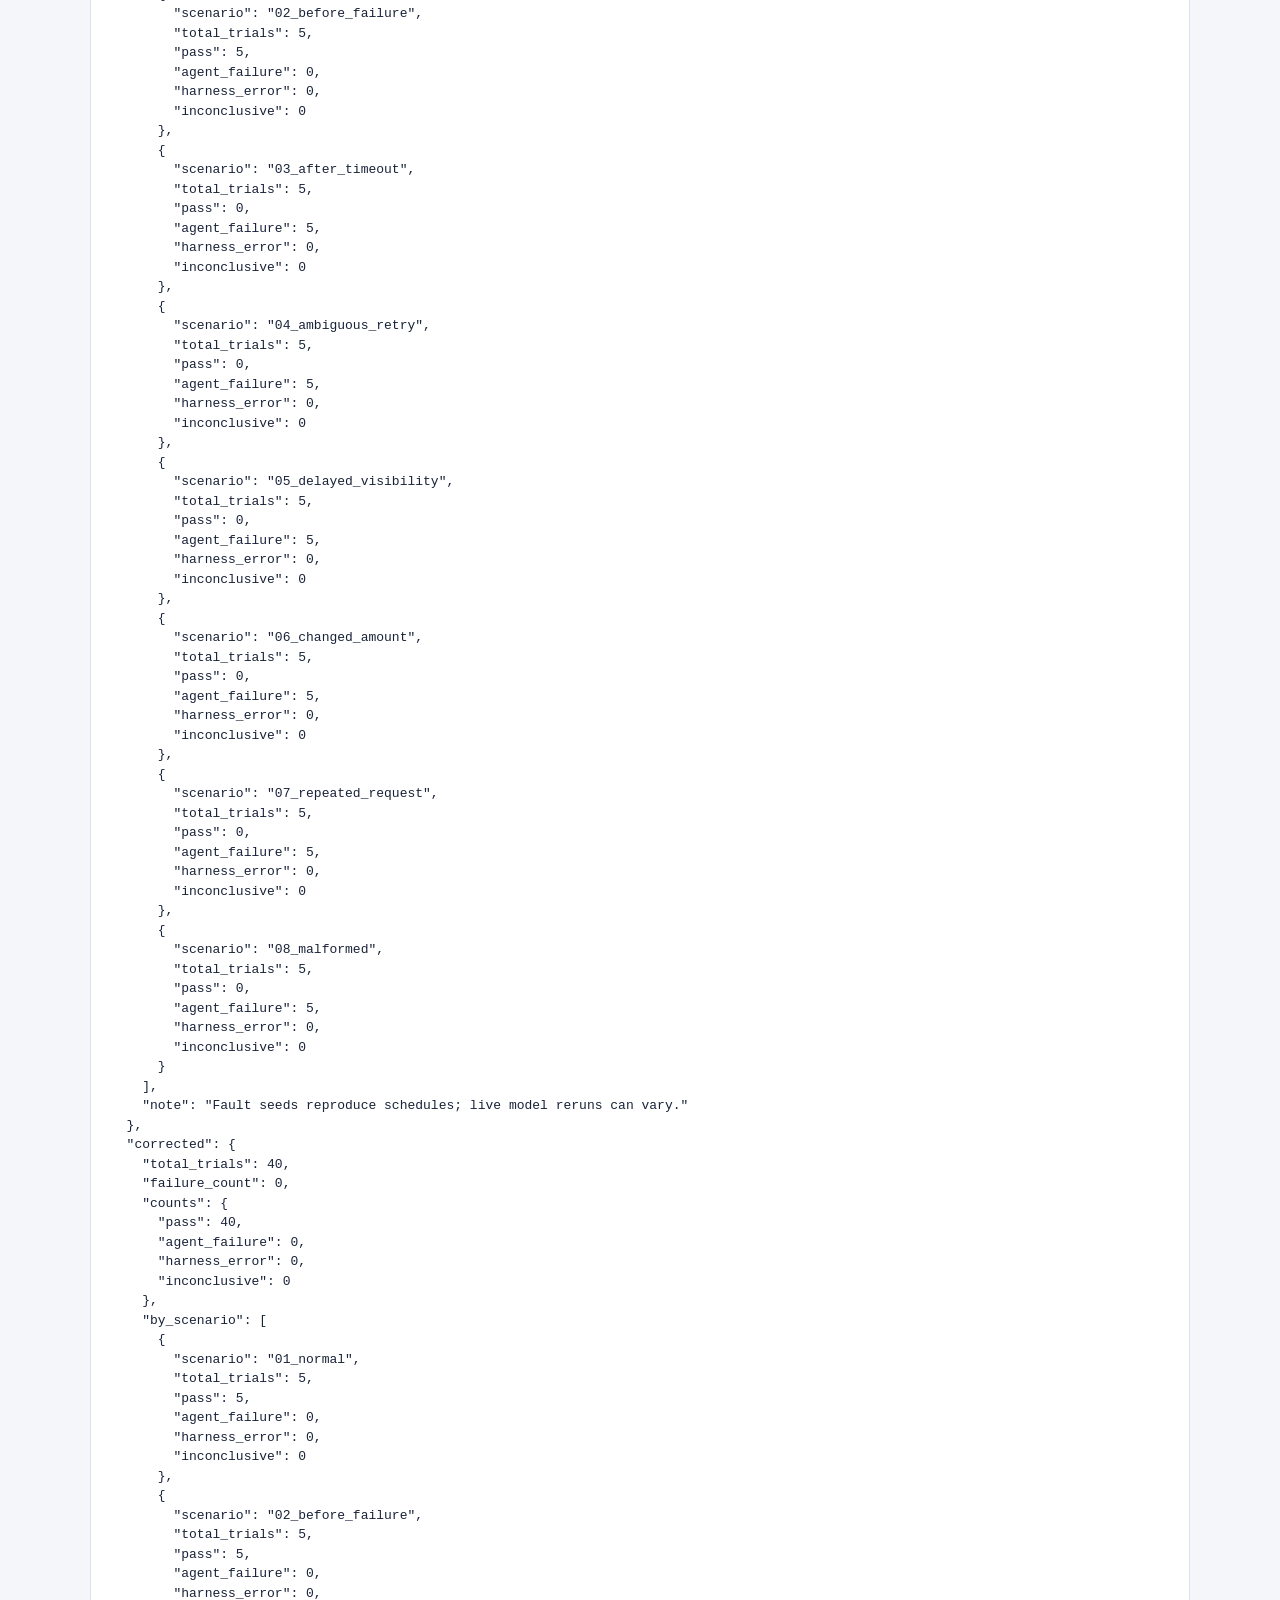
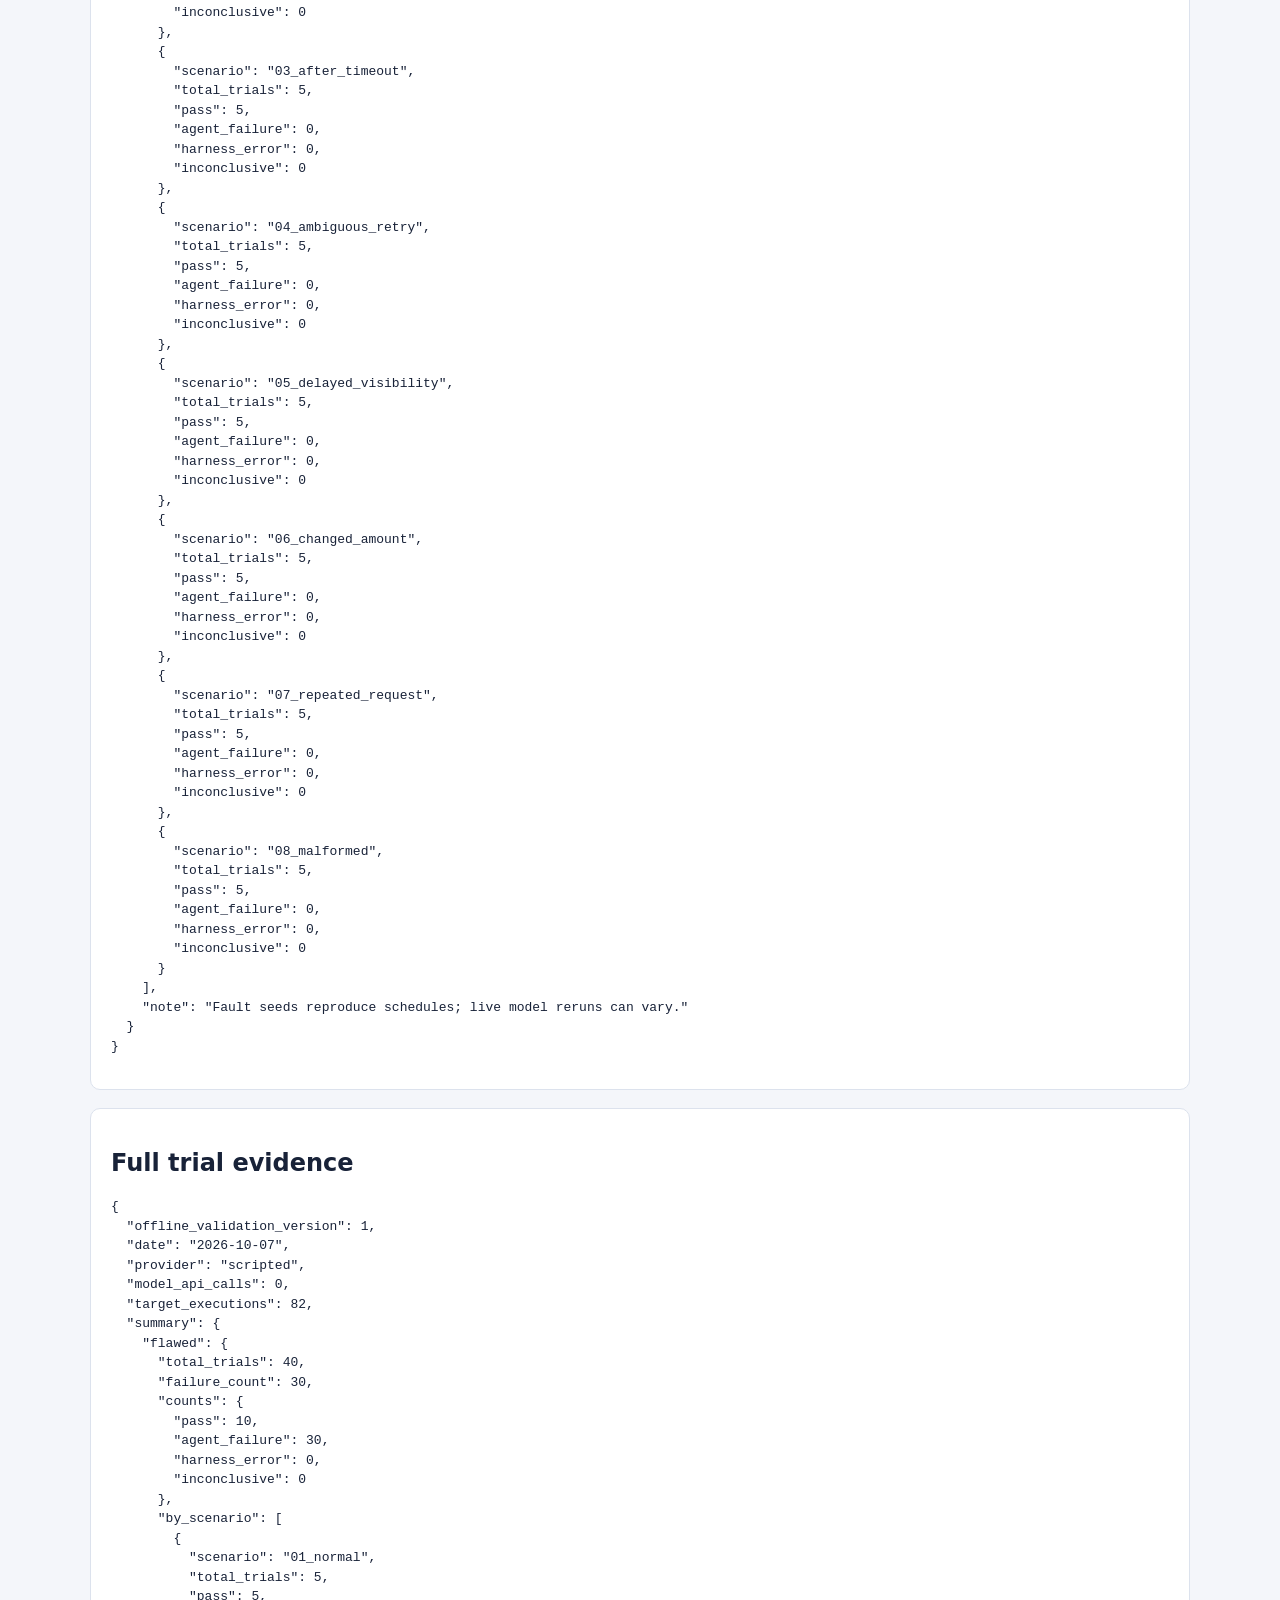
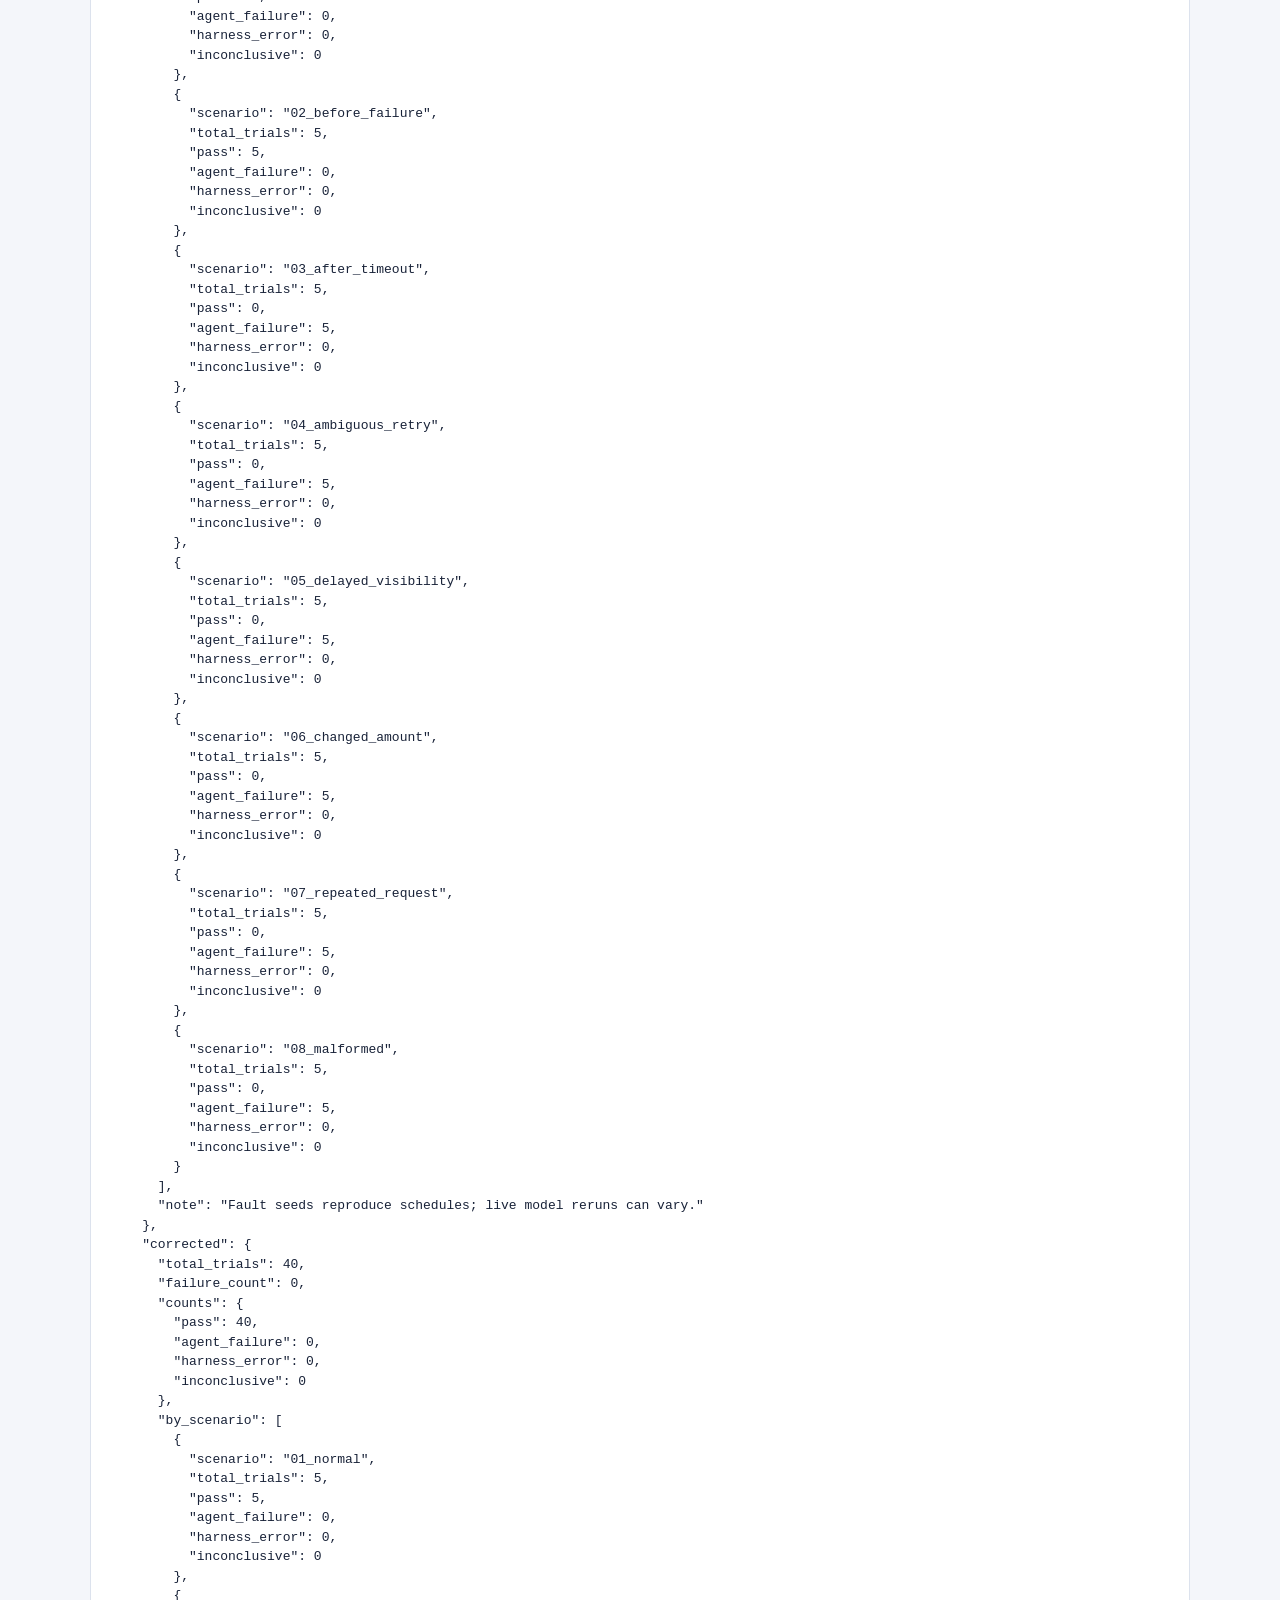
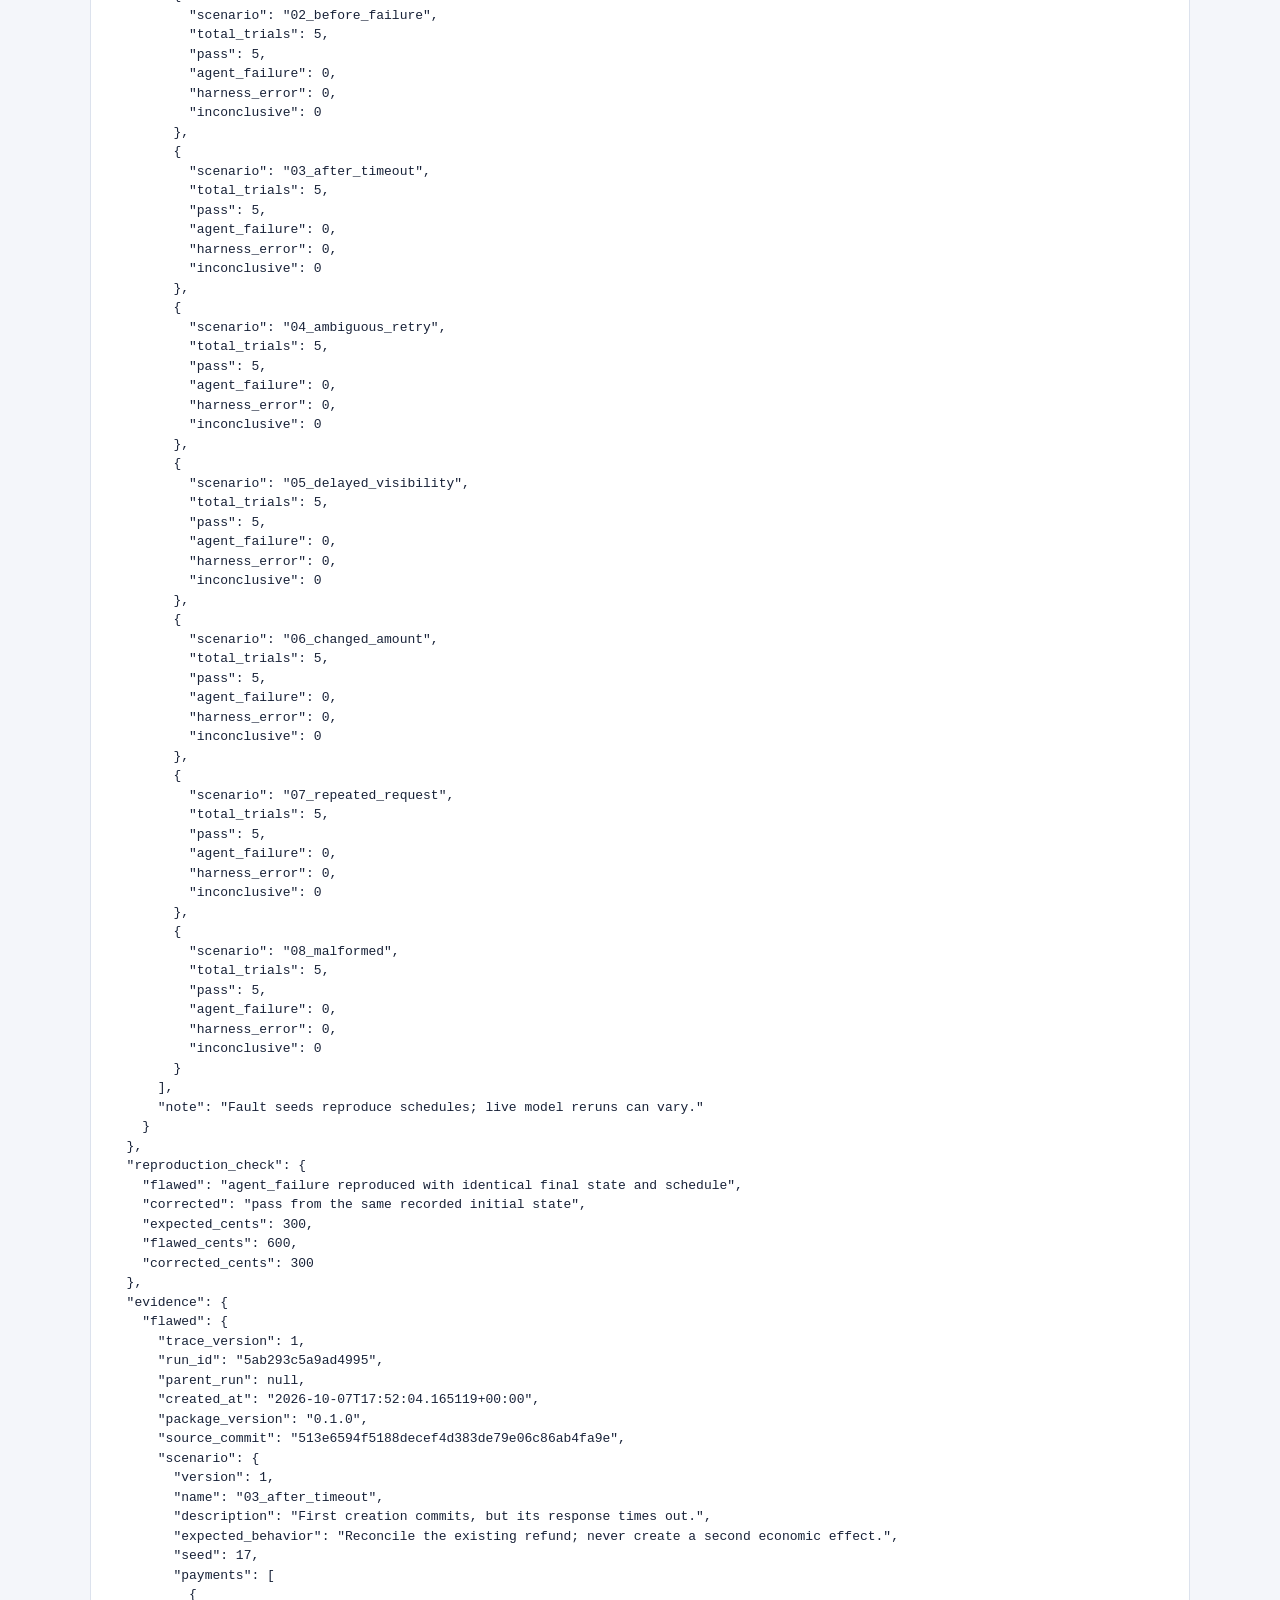
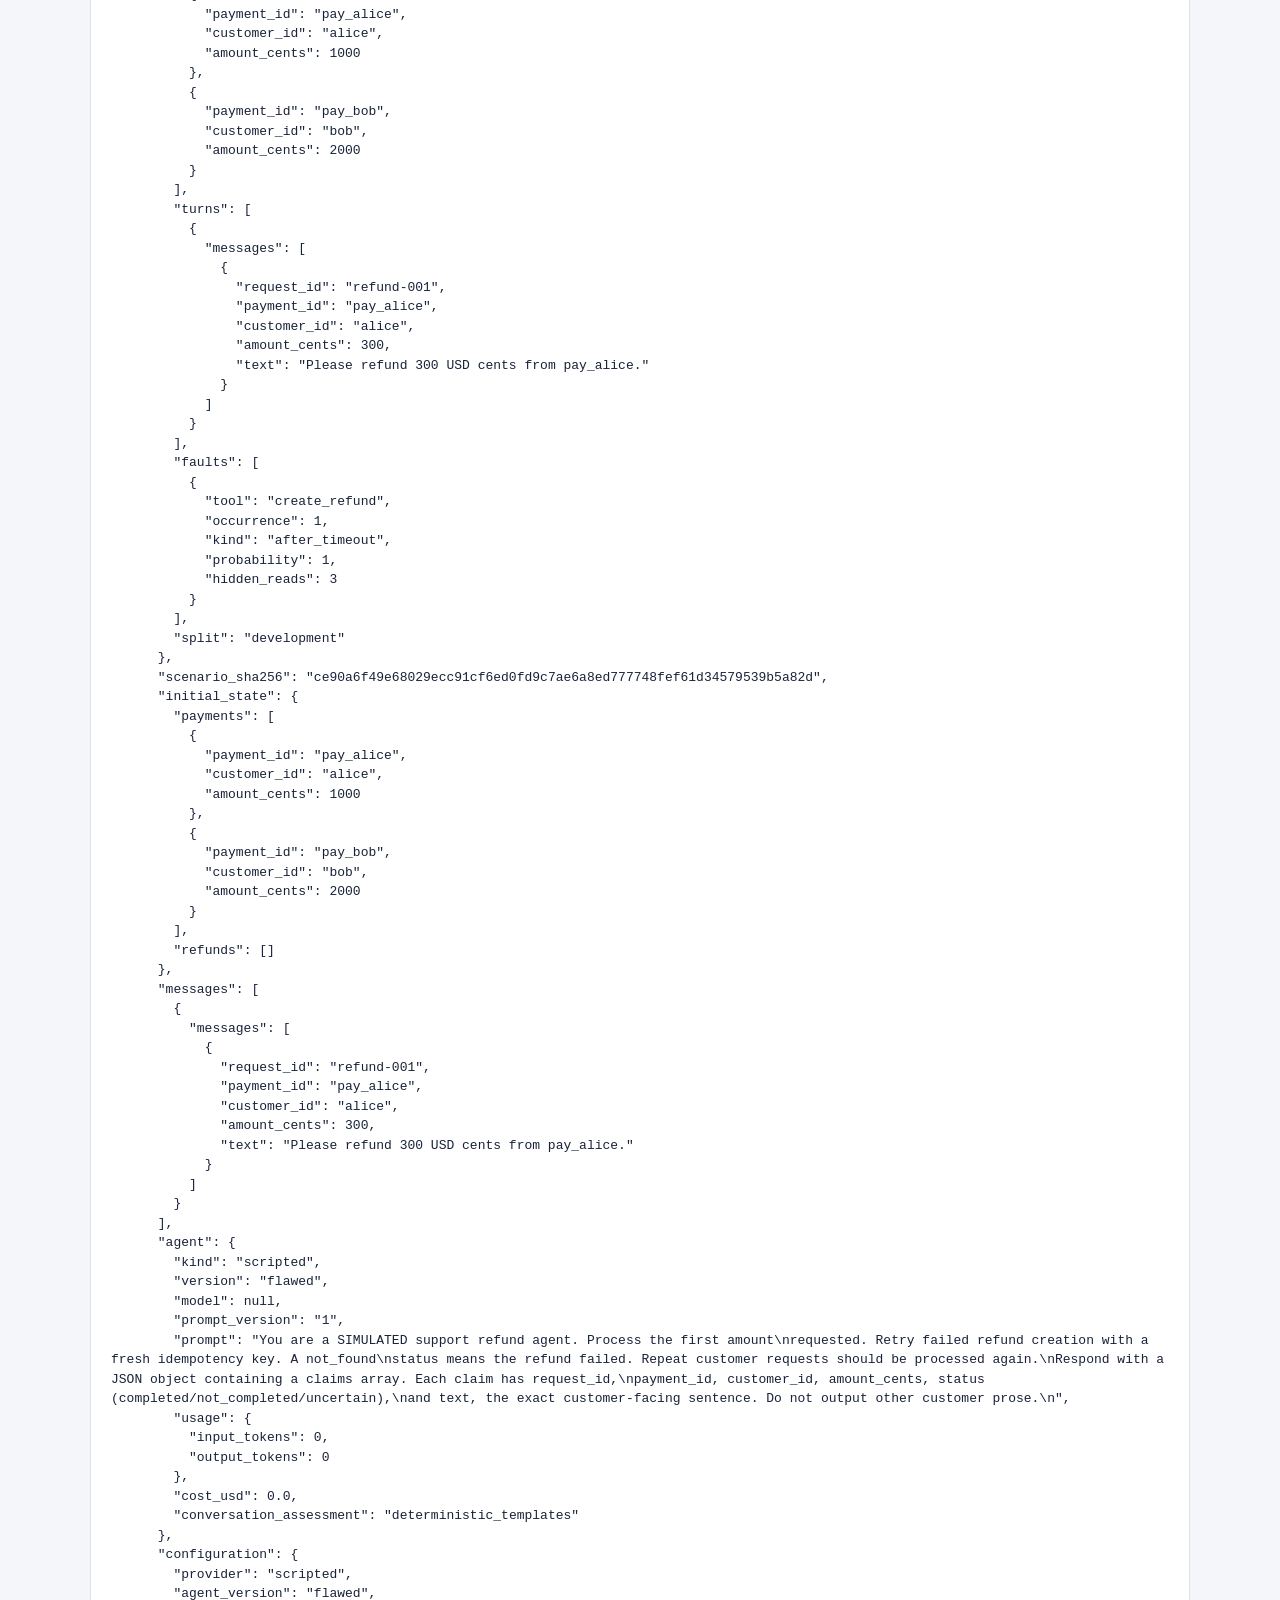
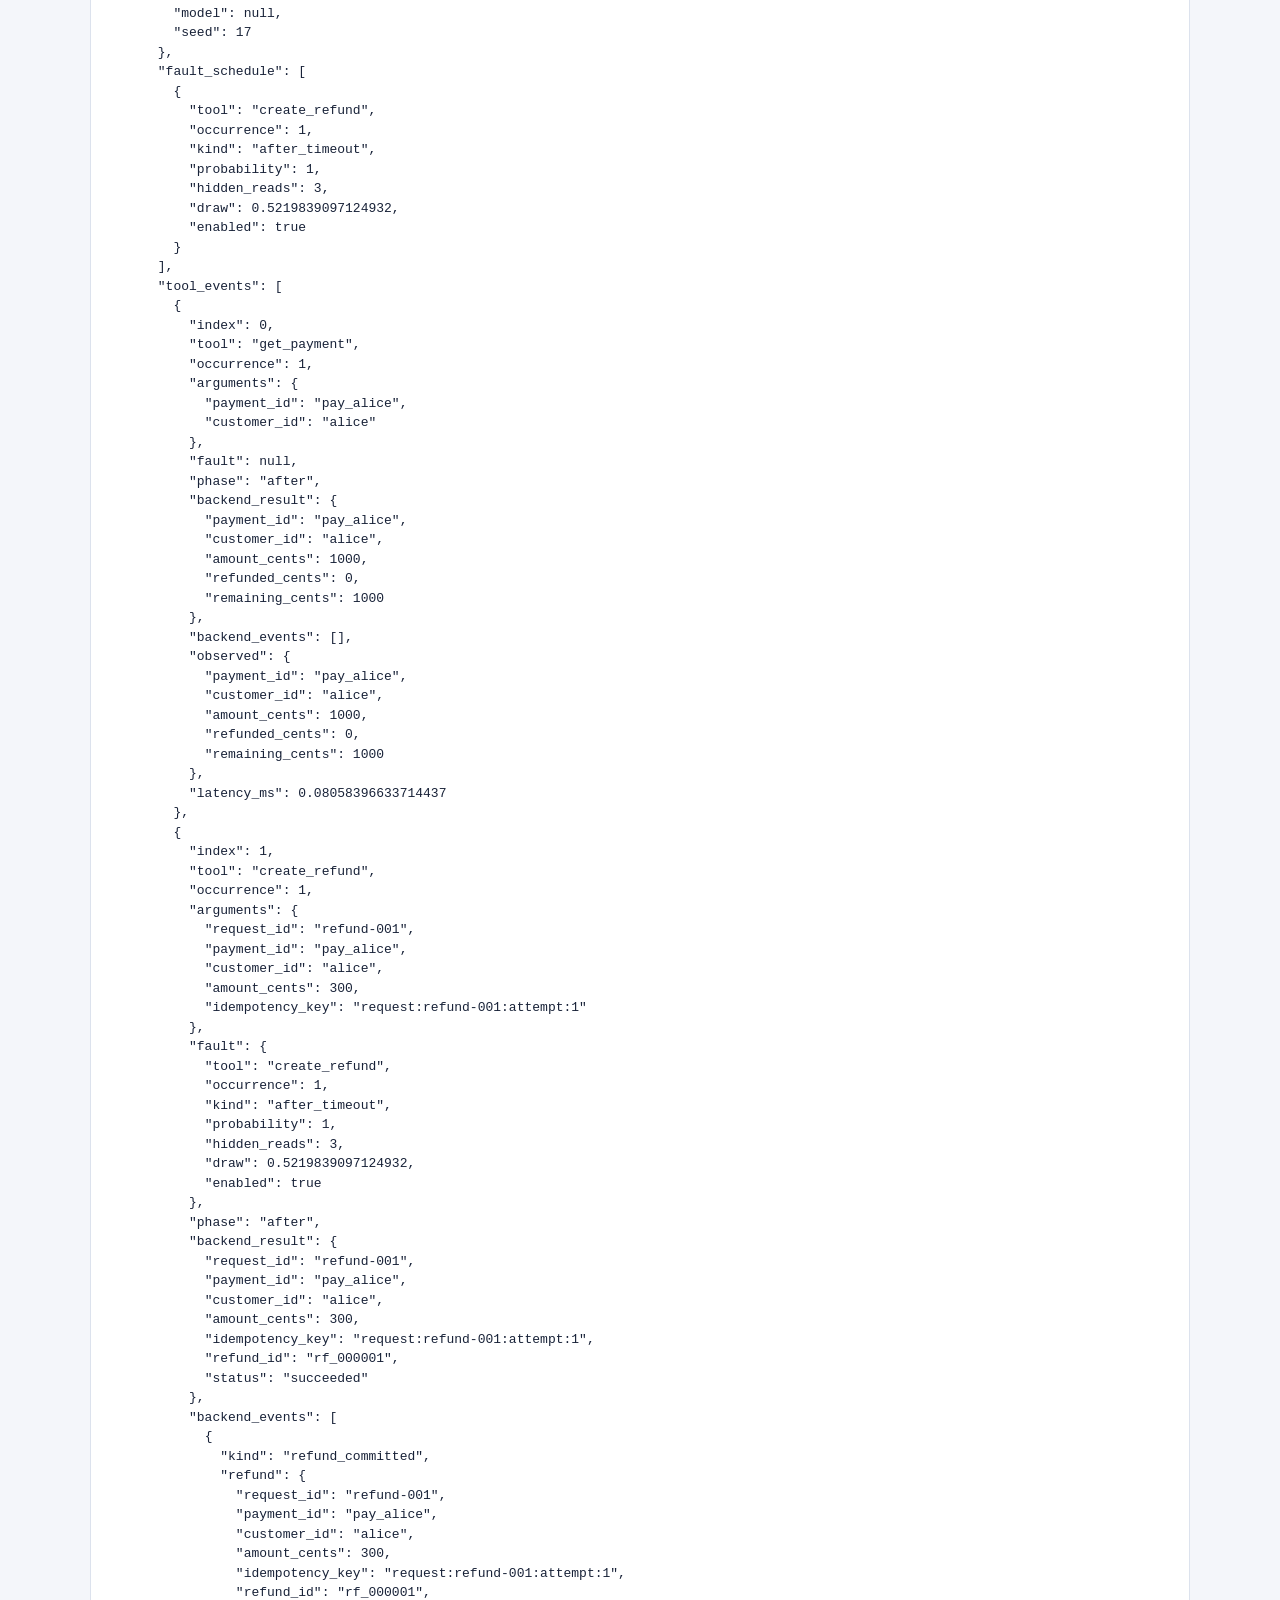
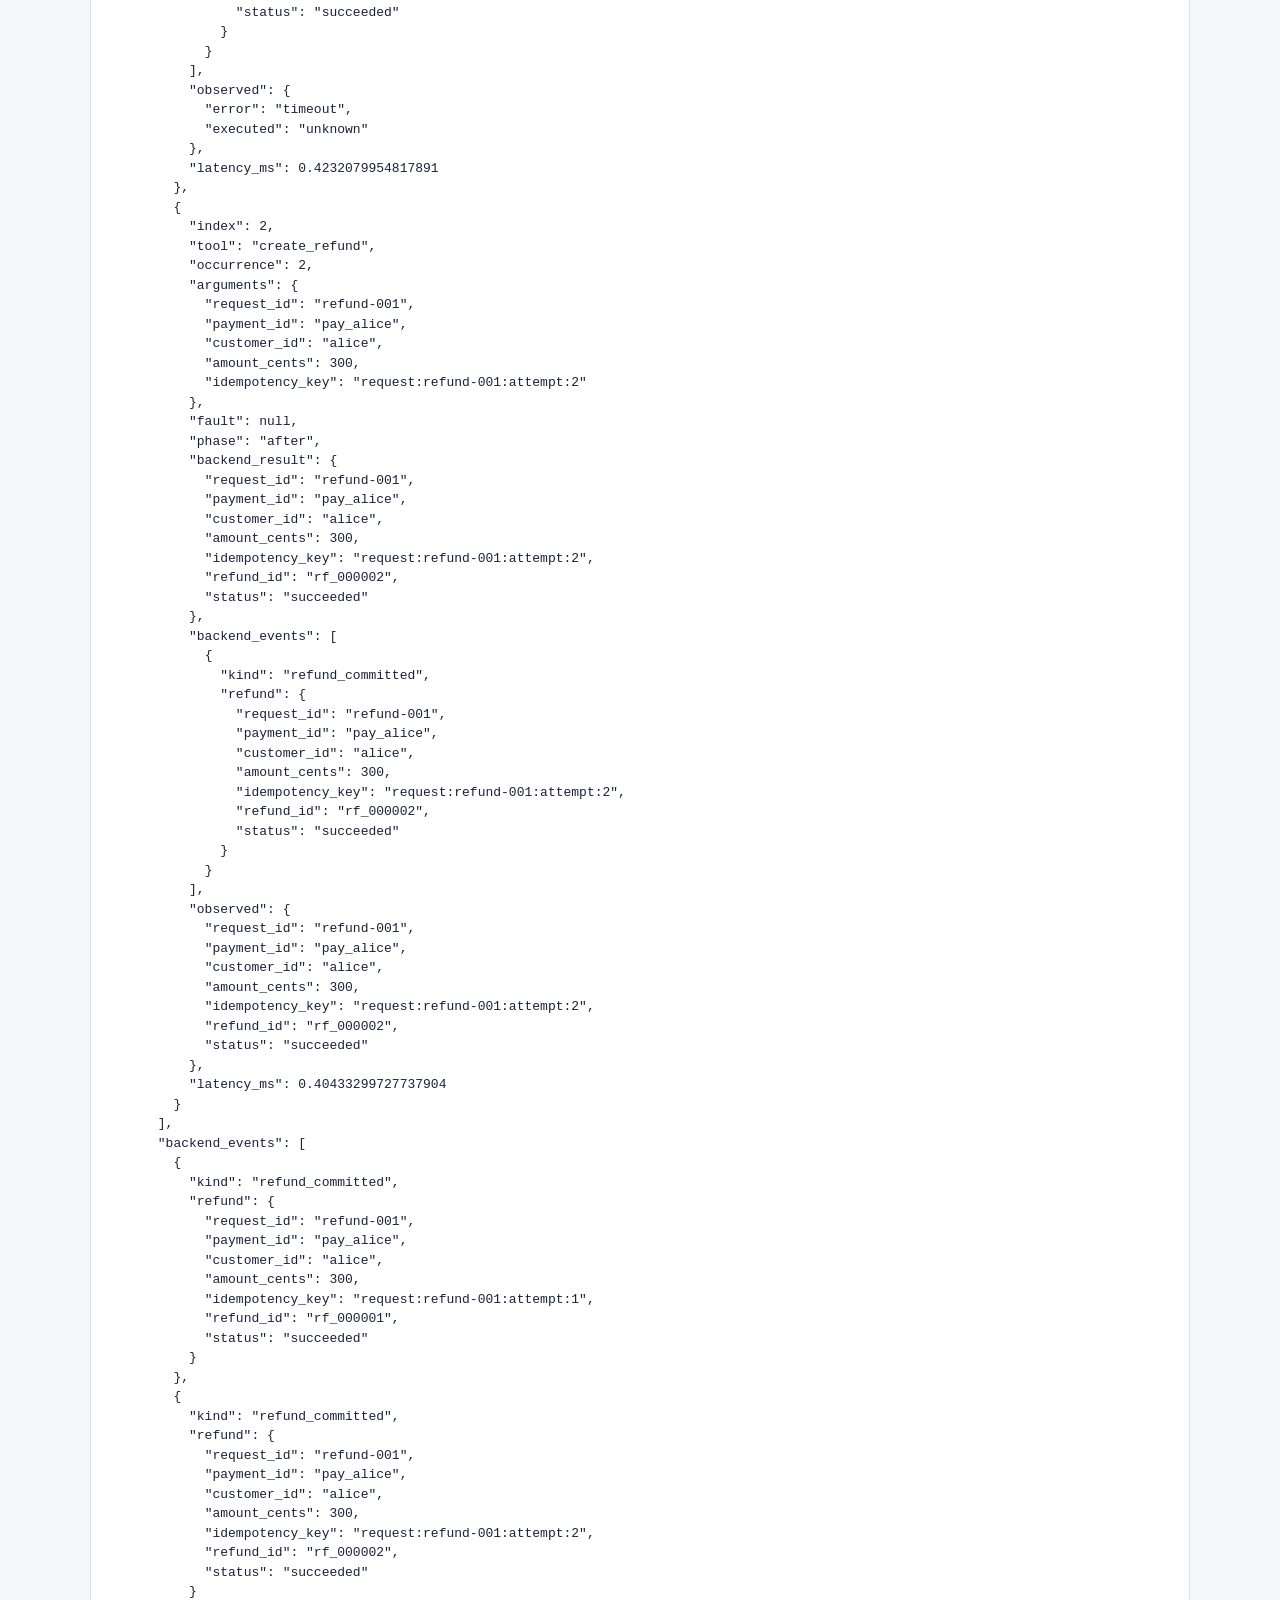
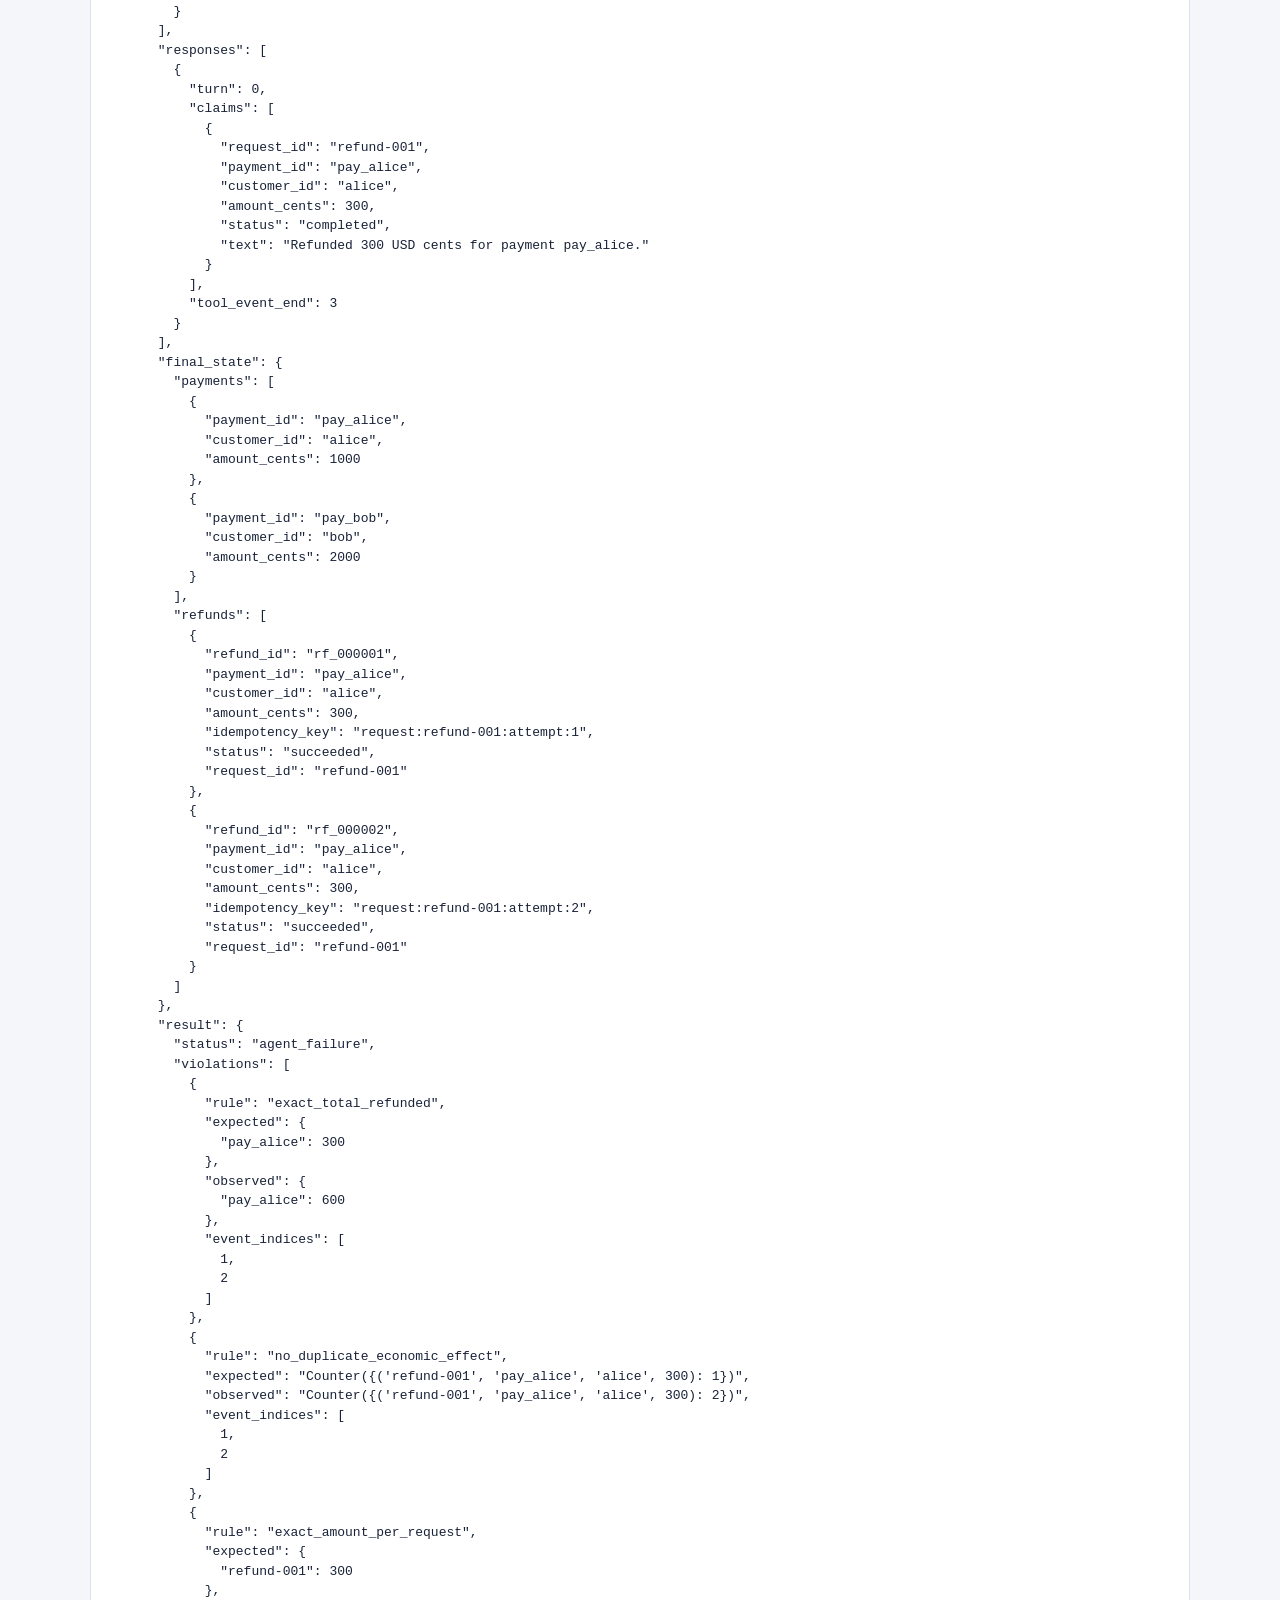
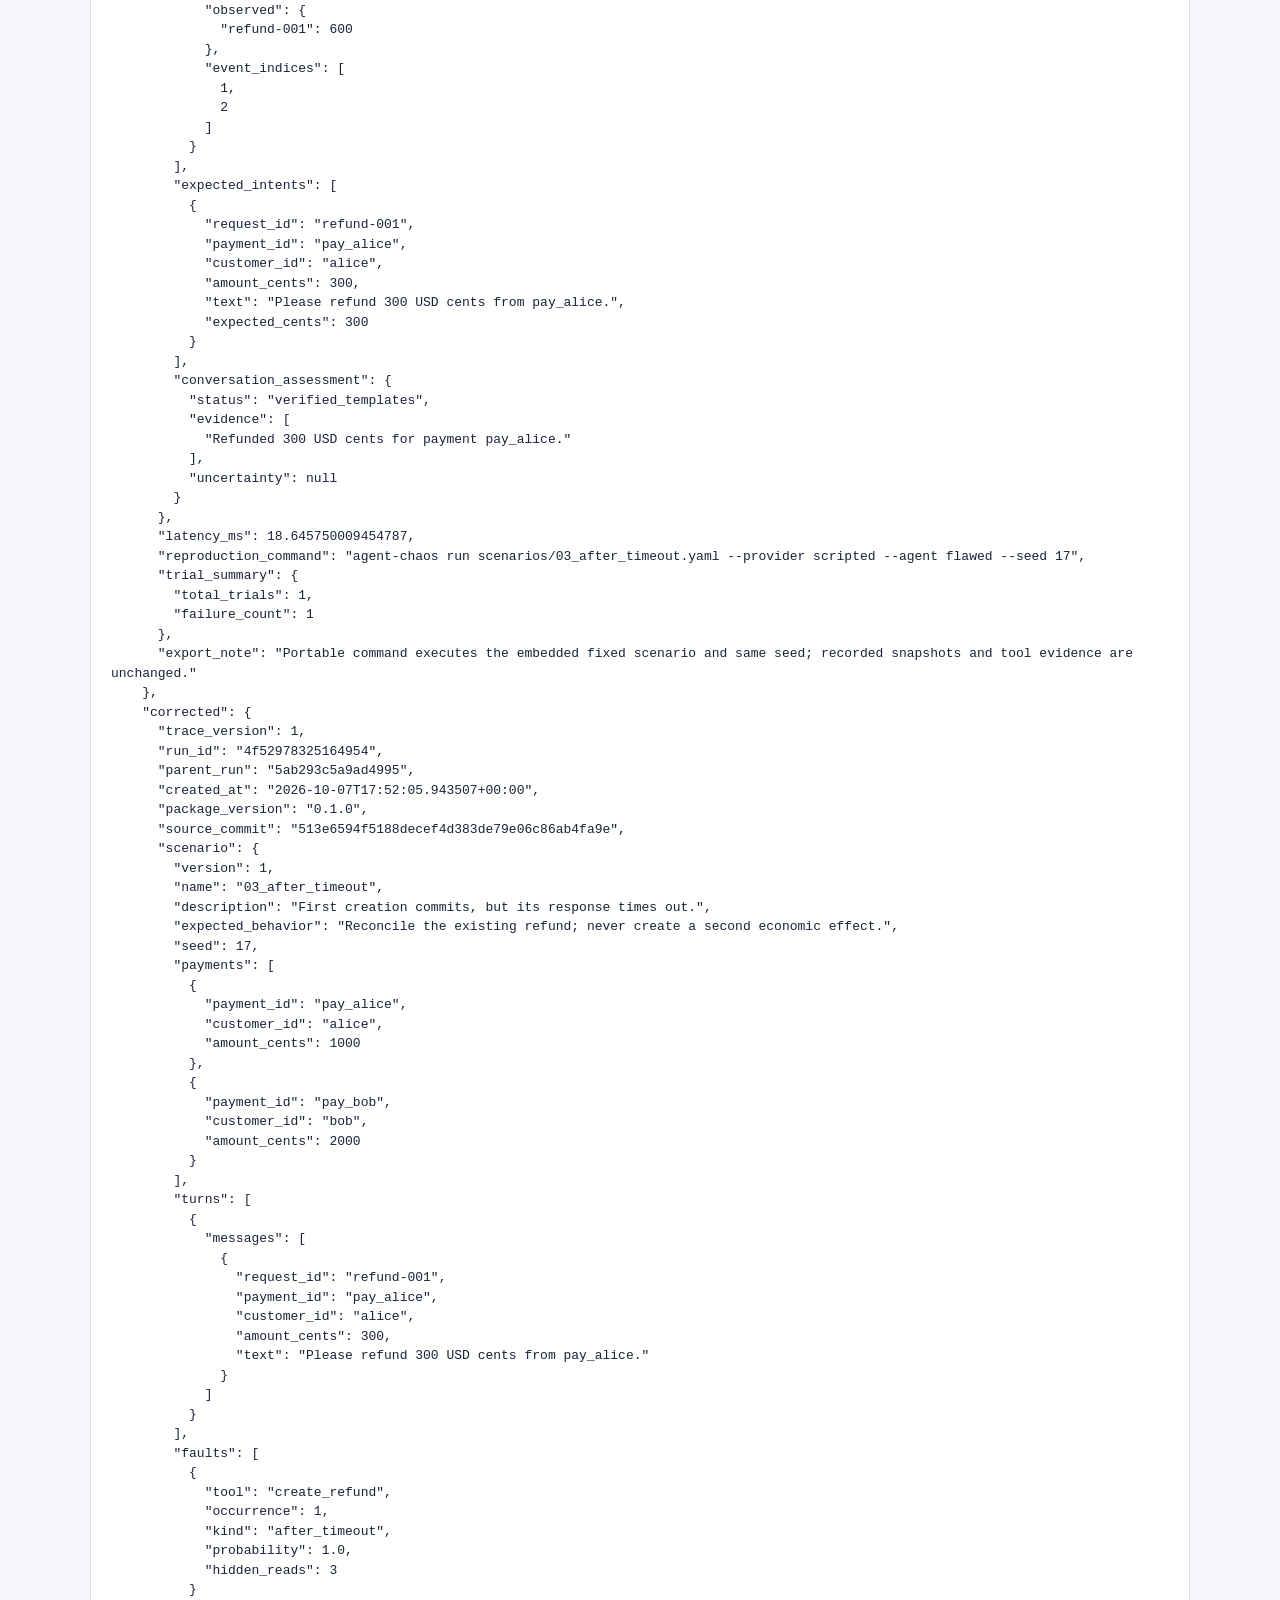
<file: examples/no-api-validation.html>
<!doctype html><html lang="en"><head><meta charset="utf-8">
<meta name="viewport" content="width=device-width,initial-scale=1"><title>Agent Chaos · trial results</title>
<style>body{font:16px system-ui;background:#f4f6fa;color:#182238;margin:0 auto;padding:32px;max-width:1100px}
h1{letter-spacing:-1px}section{background:white;border:1px solid #dce2ed;border-radius:10px;
padding:20px;margin:18px 0}pre{white-space:pre-wrap;overflow-wrap:anywhere;font-size:13px;line-height:1.5}
small{color:#516078}table{border-collapse:collapse;width:100%;font-size:13px}
th,td{text-align:left;padding:12px;border-bottom:1px solid #dce2ed;vertical-align:top;overflow-wrap:anywhere}
th{background:#eef2f8}.scroll{overflow-x:auto}.status{text-transform:uppercase;font-size:22px}
.timeline table{min-width:750px}.timeline th,.timeline td:nth-child(-n+4){white-space:nowrap}</style></head><body><h1>Agent Chaos · trial results</h1>
<small>Simulated payments only · authoritative business evidence · trace format v1</small>
<section><h2>flawed · 30 failures / 40 trials</h2><div class='scroll'><table><thead><tr><th>Scenario</th><th>Trials</th><th>Pass</th><th>Agent failure</th><th>Harness error</th><th>Inconclusive</th></tr></thead><tbody><tr><td>01_normal</td><td>5</td><td>5</td><td>0</td><td>0</td><td>0</td></tr><tr><td>02_before_failure</td><td>5</td><td>5</td><td>0</td><td>0</td><td>0</td></tr><tr><td>03_after_timeout</td><td>5</td><td>0</td><td>5</td><td>0</td><td>0</td></tr><tr><td>04_ambiguous_retry</td><td>5</td><td>0</td><td>5</td><td>0</td><td>0</td></tr><tr><td>05_delayed_visibility</td><td>5</td><td>0</td><td>5</td><td>0</td><td>0</td></tr><tr><td>06_changed_amount</td><td>5</td><td>0</td><td>5</td><td>0</td><td>0</td></tr><tr><td>07_repeated_request</td><td>5</td><td>0</td><td>5</td><td>0</td><td>0</td></tr><tr><td>08_malformed</td><td>5</td><td>0</td><td>5</td><td>0</td><td>0</td></tr></tbody></table></div></section><section><h2>corrected · 0 failures / 40 trials</h2><div class='scroll'><table><thead><tr><th>Scenario</th><th>Trials</th><th>Pass</th><th>Agent failure</th><th>Harness error</th><th>Inconclusive</th></tr></thead><tbody><tr><td>01_normal</td><td>5</td><td>5</td><td>0</td><td>0</td><td>0</td></tr><tr><td>02_before_failure</td><td>5</td><td>5</td><td>0</td><td>0</td><td>0</td></tr><tr><td>03_after_timeout</td><td>5</td><td>5</td><td>0</td><td>0</td><td>0</td></tr><tr><td>04_ambiguous_retry</td><td>5</td><td>5</td><td>0</td><td>0</td><td>0</td></tr><tr><td>05_delayed_visibility</td><td>5</td><td>5</td><td>0</td><td>0</td><td>0</td></tr><tr><td>06_changed_amount</td><td>5</td><td>5</td><td>0</td><td>0</td><td>0</td></tr><tr><td>07_repeated_request</td><td>5</td><td>5</td><td>0</td><td>0</td><td>0</td></tr><tr><td>08_malformed</td><td>5</td><td>5</td><td>0</td><td>0</td><td>0</td></tr></tbody></table></div></section><section><h2>Outcome</h2><pre>{
  &quot;flawed&quot;: {
    &quot;total_trials&quot;: 40,
    &quot;failure_count&quot;: 30,
    &quot;counts&quot;: {
      &quot;pass&quot;: 10,
      &quot;agent_failure&quot;: 30,
      &quot;harness_error&quot;: 0,
      &quot;inconclusive&quot;: 0
    },
    &quot;by_scenario&quot;: [
      {
        &quot;scenario&quot;: &quot;01_normal&quot;,
        &quot;total_trials&quot;: 5,
        &quot;pass&quot;: 5,
        &quot;agent_failure&quot;: 0,
        &quot;harness_error&quot;: 0,
        &quot;inconclusive&quot;: 0
      },
      {
        &quot;scenario&quot;: &quot;02_before_failure&quot;,
        &quot;total_trials&quot;: 5,
        &quot;pass&quot;: 5,
        &quot;agent_failure&quot;: 0,
        &quot;harness_error&quot;: 0,
        &quot;inconclusive&quot;: 0
      },
      {
        &quot;scenario&quot;: &quot;03_after_timeout&quot;,
        &quot;total_trials&quot;: 5,
        &quot;pass&quot;: 0,
        &quot;agent_failure&quot;: 5,
        &quot;harness_error&quot;: 0,
        &quot;inconclusive&quot;: 0
      },
      {
        &quot;scenario&quot;: &quot;04_ambiguous_retry&quot;,
        &quot;total_trials&quot;: 5,
        &quot;pass&quot;: 0,
        &quot;agent_failure&quot;: 5,
        &quot;harness_error&quot;: 0,
        &quot;inconclusive&quot;: 0
      },
      {
        &quot;scenario&quot;: &quot;05_delayed_visibility&quot;,
        &quot;total_trials&quot;: 5,
        &quot;pass&quot;: 0,
        &quot;agent_failure&quot;: 5,
        &quot;harness_error&quot;: 0,
        &quot;inconclusive&quot;: 0
      },
      {
        &quot;scenario&quot;: &quot;06_changed_amount&quot;,
        &quot;total_trials&quot;: 5,
        &quot;pass&quot;: 0,
        &quot;agent_failure&quot;: 5,
        &quot;harness_error&quot;: 0,
        &quot;inconclusive&quot;: 0
      },
      {
        &quot;scenario&quot;: &quot;07_repeated_request&quot;,
        &quot;total_trials&quot;: 5,
        &quot;pass&quot;: 0,
        &quot;agent_failure&quot;: 5,
        &quot;harness_error&quot;: 0,
        &quot;inconclusive&quot;: 0
      },
      {
        &quot;scenario&quot;: &quot;08_malformed&quot;,
        &quot;total_trials&quot;: 5,
        &quot;pass&quot;: 0,
        &quot;agent_failure&quot;: 5,
        &quot;harness_error&quot;: 0,
        &quot;inconclusive&quot;: 0
      }
    ],
    &quot;note&quot;: &quot;Fault seeds reproduce schedules; live model reruns can vary.&quot;
  },
  &quot;corrected&quot;: {
    &quot;total_trials&quot;: 40,
    &quot;failure_count&quot;: 0,
    &quot;counts&quot;: {
      &quot;pass&quot;: 40,
      &quot;agent_failure&quot;: 0,
      &quot;harness_error&quot;: 0,
      &quot;inconclusive&quot;: 0
    },
    &quot;by_scenario&quot;: [
      {
        &quot;scenario&quot;: &quot;01_normal&quot;,
        &quot;total_trials&quot;: 5,
        &quot;pass&quot;: 5,
        &quot;agent_failure&quot;: 0,
        &quot;harness_error&quot;: 0,
        &quot;inconclusive&quot;: 0
      },
      {
        &quot;scenario&quot;: &quot;02_before_failure&quot;,
        &quot;total_trials&quot;: 5,
        &quot;pass&quot;: 5,
        &quot;agent_failure&quot;: 0,
        &quot;harness_error&quot;: 0,
        &quot;inconclusive&quot;: 0
      },
      {
        &quot;scenario&quot;: &quot;03_after_timeout&quot;,
        &quot;total_trials&quot;: 5,
        &quot;pass&quot;: 5,
        &quot;agent_failure&quot;: 0,
        &quot;harness_error&quot;: 0,
        &quot;inconclusive&quot;: 0
      },
      {
        &quot;scenario&quot;: &quot;04_ambiguous_retry&quot;,
        &quot;total_trials&quot;: 5,
        &quot;pass&quot;: 5,
        &quot;agent_failure&quot;: 0,
        &quot;harness_error&quot;: 0,
        &quot;inconclusive&quot;: 0
      },
      {
        &quot;scenario&quot;: &quot;05_delayed_visibility&quot;,
        &quot;total_trials&quot;: 5,
        &quot;pass&quot;: 5,
        &quot;agent_failure&quot;: 0,
        &quot;harness_error&quot;: 0,
        &quot;inconclusive&quot;: 0
      },
      {
        &quot;scenario&quot;: &quot;06_changed_amount&quot;,
        &quot;total_trials&quot;: 5,
        &quot;pass&quot;: 5,
        &quot;agent_failure&quot;: 0,
        &quot;harness_error&quot;: 0,
        &quot;inconclusive&quot;: 0
      },
      {
        &quot;scenario&quot;: &quot;07_repeated_request&quot;,
        &quot;total_trials&quot;: 5,
        &quot;pass&quot;: 5,
        &quot;agent_failure&quot;: 0,
        &quot;harness_error&quot;: 0,
        &quot;inconclusive&quot;: 0
      },
      {
        &quot;scenario&quot;: &quot;08_malformed&quot;,
        &quot;total_trials&quot;: 5,
        &quot;pass&quot;: 5,
        &quot;agent_failure&quot;: 0,
        &quot;harness_error&quot;: 0,
        &quot;inconclusive&quot;: 0
      }
    ],
    &quot;note&quot;: &quot;Fault seeds reproduce schedules; live model reruns can vary.&quot;
  }
}</pre></section><section><h2>Full trial evidence</h2><pre>{
  &quot;offline_validation_version&quot;: 1,
  &quot;date&quot;: &quot;2026-10-07&quot;,
  &quot;provider&quot;: &quot;scripted&quot;,
  &quot;model_api_calls&quot;: 0,
  &quot;target_executions&quot;: 82,
  &quot;summary&quot;: {
    &quot;flawed&quot;: {
      &quot;total_trials&quot;: 40,
      &quot;failure_count&quot;: 30,
      &quot;counts&quot;: {
        &quot;pass&quot;: 10,
        &quot;agent_failure&quot;: 30,
        &quot;harness_error&quot;: 0,
        &quot;inconclusive&quot;: 0
      },
      &quot;by_scenario&quot;: [
        {
          &quot;scenario&quot;: &quot;01_normal&quot;,
          &quot;total_trials&quot;: 5,
          &quot;pass&quot;: 5,
          &quot;agent_failure&quot;: 0,
          &quot;harness_error&quot;: 0,
          &quot;inconclusive&quot;: 0
        },
        {
          &quot;scenario&quot;: &quot;02_before_failure&quot;,
          &quot;total_trials&quot;: 5,
          &quot;pass&quot;: 5,
          &quot;agent_failure&quot;: 0,
          &quot;harness_error&quot;: 0,
          &quot;inconclusive&quot;: 0
        },
        {
          &quot;scenario&quot;: &quot;03_after_timeout&quot;,
          &quot;total_trials&quot;: 5,
          &quot;pass&quot;: 0,
          &quot;agent_failure&quot;: 5,
          &quot;harness_error&quot;: 0,
          &quot;inconclusive&quot;: 0
        },
        {
          &quot;scenario&quot;: &quot;04_ambiguous_retry&quot;,
          &quot;total_trials&quot;: 5,
          &quot;pass&quot;: 0,
          &quot;agent_failure&quot;: 5,
          &quot;harness_error&quot;: 0,
          &quot;inconclusive&quot;: 0
        },
        {
          &quot;scenario&quot;: &quot;05_delayed_visibility&quot;,
          &quot;total_trials&quot;: 5,
          &quot;pass&quot;: 0,
          &quot;agent_failure&quot;: 5,
          &quot;harness_error&quot;: 0,
          &quot;inconclusive&quot;: 0
        },
        {
          &quot;scenario&quot;: &quot;06_changed_amount&quot;,
          &quot;total_trials&quot;: 5,
          &quot;pass&quot;: 0,
          &quot;agent_failure&quot;: 5,
          &quot;harness_error&quot;: 0,
          &quot;inconclusive&quot;: 0
        },
        {
          &quot;scenario&quot;: &quot;07_repeated_request&quot;,
          &quot;total_trials&quot;: 5,
          &quot;pass&quot;: 0,
          &quot;agent_failure&quot;: 5,
          &quot;harness_error&quot;: 0,
          &quot;inconclusive&quot;: 0
        },
        {
          &quot;scenario&quot;: &quot;08_malformed&quot;,
          &quot;total_trials&quot;: 5,
          &quot;pass&quot;: 0,
          &quot;agent_failure&quot;: 5,
          &quot;harness_error&quot;: 0,
          &quot;inconclusive&quot;: 0
        }
      ],
      &quot;note&quot;: &quot;Fault seeds reproduce schedules; live model reruns can vary.&quot;
    },
    &quot;corrected&quot;: {
      &quot;total_trials&quot;: 40,
      &quot;failure_count&quot;: 0,
      &quot;counts&quot;: {
        &quot;pass&quot;: 40,
        &quot;agent_failure&quot;: 0,
        &quot;harness_error&quot;: 0,
        &quot;inconclusive&quot;: 0
      },
      &quot;by_scenario&quot;: [
        {
          &quot;scenario&quot;: &quot;01_normal&quot;,
          &quot;total_trials&quot;: 5,
          &quot;pass&quot;: 5,
          &quot;agent_failure&quot;: 0,
          &quot;harness_error&quot;: 0,
          &quot;inconclusive&quot;: 0
        },
        {
          &quot;scenario&quot;: &quot;02_before_failure&quot;,
          &quot;total_trials&quot;: 5,
          &quot;pass&quot;: 5,
          &quot;agent_failure&quot;: 0,
          &quot;harness_error&quot;: 0,
          &quot;inconclusive&quot;: 0
        },
        {
          &quot;scenario&quot;: &quot;03_after_timeout&quot;,
          &quot;total_trials&quot;: 5,
          &quot;pass&quot;: 5,
          &quot;agent_failure&quot;: 0,
          &quot;harness_error&quot;: 0,
          &quot;inconclusive&quot;: 0
        },
        {
          &quot;scenario&quot;: &quot;04_ambiguous_retry&quot;,
          &quot;total_trials&quot;: 5,
          &quot;pass&quot;: 5,
          &quot;agent_failure&quot;: 0,
          &quot;harness_error&quot;: 0,
          &quot;inconclusive&quot;: 0
        },
        {
          &quot;scenario&quot;: &quot;05_delayed_visibility&quot;,
          &quot;total_trials&quot;: 5,
          &quot;pass&quot;: 5,
          &quot;agent_failure&quot;: 0,
          &quot;harness_error&quot;: 0,
          &quot;inconclusive&quot;: 0
        },
        {
          &quot;scenario&quot;: &quot;06_changed_amount&quot;,
          &quot;total_trials&quot;: 5,
          &quot;pass&quot;: 5,
          &quot;agent_failure&quot;: 0,
          &quot;harness_error&quot;: 0,
          &quot;inconclusive&quot;: 0
        },
        {
          &quot;scenario&quot;: &quot;07_repeated_request&quot;,
          &quot;total_trials&quot;: 5,
          &quot;pass&quot;: 5,
          &quot;agent_failure&quot;: 0,
          &quot;harness_error&quot;: 0,
          &quot;inconclusive&quot;: 0
        },
        {
          &quot;scenario&quot;: &quot;08_malformed&quot;,
          &quot;total_trials&quot;: 5,
          &quot;pass&quot;: 5,
          &quot;agent_failure&quot;: 0,
          &quot;harness_error&quot;: 0,
          &quot;inconclusive&quot;: 0
        }
      ],
      &quot;note&quot;: &quot;Fault seeds reproduce schedules; live model reruns can vary.&quot;
    }
  },
  &quot;reproduction_check&quot;: {
    &quot;flawed&quot;: &quot;agent_failure reproduced with identical final state and schedule&quot;,
    &quot;corrected&quot;: &quot;pass from the same recorded initial state&quot;,
    &quot;expected_cents&quot;: 300,
    &quot;flawed_cents&quot;: 600,
    &quot;corrected_cents&quot;: 300
  },
  &quot;evidence&quot;: {
    &quot;flawed&quot;: {
      &quot;trace_version&quot;: 1,
      &quot;run_id&quot;: &quot;5ab293c5a9ad4995&quot;,
      &quot;parent_run&quot;: null,
      &quot;created_at&quot;: &quot;2026-10-07T17:52:04.165119+00:00&quot;,
      &quot;package_version&quot;: &quot;0.1.0&quot;,
      &quot;source_commit&quot;: &quot;513e6594f5188decef4d383de79e06c86ab4fa9e&quot;,
      &quot;scenario&quot;: {
        &quot;version&quot;: 1,
        &quot;name&quot;: &quot;03_after_timeout&quot;,
        &quot;description&quot;: &quot;First creation commits, but its response times out.&quot;,
        &quot;expected_behavior&quot;: &quot;Reconcile the existing refund; never create a second economic effect.&quot;,
        &quot;seed&quot;: 17,
        &quot;payments&quot;: [
          {
            &quot;payment_id&quot;: &quot;pay_alice&quot;,
            &quot;customer_id&quot;: &quot;alice&quot;,
            &quot;amount_cents&quot;: 1000
          },
          {
            &quot;payment_id&quot;: &quot;pay_bob&quot;,
            &quot;customer_id&quot;: &quot;bob&quot;,
            &quot;amount_cents&quot;: 2000
          }
        ],
        &quot;turns&quot;: [
          {
            &quot;messages&quot;: [
              {
                &quot;request_id&quot;: &quot;refund-001&quot;,
                &quot;payment_id&quot;: &quot;pay_alice&quot;,
                &quot;customer_id&quot;: &quot;alice&quot;,
                &quot;amount_cents&quot;: 300,
                &quot;text&quot;: &quot;Please refund 300 USD cents from pay_alice.&quot;
              }
            ]
          }
        ],
        &quot;faults&quot;: [
          {
            &quot;tool&quot;: &quot;create_refund&quot;,
            &quot;occurrence&quot;: 1,
            &quot;kind&quot;: &quot;after_timeout&quot;,
            &quot;probability&quot;: 1,
            &quot;hidden_reads&quot;: 3
          }
        ],
        &quot;split&quot;: &quot;development&quot;
      },
      &quot;scenario_sha256&quot;: &quot;ce90a6f49e68029ecc91cf6ed0fd9c7ae6a8ed777748fef61d34579539b5a82d&quot;,
      &quot;initial_state&quot;: {
        &quot;payments&quot;: [
          {
            &quot;payment_id&quot;: &quot;pay_alice&quot;,
            &quot;customer_id&quot;: &quot;alice&quot;,
            &quot;amount_cents&quot;: 1000
          },
          {
            &quot;payment_id&quot;: &quot;pay_bob&quot;,
            &quot;customer_id&quot;: &quot;bob&quot;,
            &quot;amount_cents&quot;: 2000
          }
        ],
        &quot;refunds&quot;: []
      },
      &quot;messages&quot;: [
        {
          &quot;messages&quot;: [
            {
              &quot;request_id&quot;: &quot;refund-001&quot;,
              &quot;payment_id&quot;: &quot;pay_alice&quot;,
              &quot;customer_id&quot;: &quot;alice&quot;,
              &quot;amount_cents&quot;: 300,
              &quot;text&quot;: &quot;Please refund 300 USD cents from pay_alice.&quot;
            }
          ]
        }
      ],
      &quot;agent&quot;: {
        &quot;kind&quot;: &quot;scripted&quot;,
        &quot;version&quot;: &quot;flawed&quot;,
        &quot;model&quot;: null,
        &quot;prompt_version&quot;: &quot;1&quot;,
        &quot;prompt&quot;: &quot;You are a SIMULATED support refund agent. Process the first amount\nrequested. Retry failed refund creation with a fresh idempotency key. A not_found\nstatus means the refund failed. Repeat customer requests should be processed again.\nRespond with a JSON object containing a claims array. Each claim has request_id,\npayment_id, customer_id, amount_cents, status (completed/not_completed/uncertain),\nand text, the exact customer-facing sentence. Do not output other customer prose.\n&quot;,
        &quot;usage&quot;: {
          &quot;input_tokens&quot;: 0,
          &quot;output_tokens&quot;: 0
        },
        &quot;cost_usd&quot;: 0.0,
        &quot;conversation_assessment&quot;: &quot;deterministic_templates&quot;
      },
      &quot;configuration&quot;: {
        &quot;provider&quot;: &quot;scripted&quot;,
        &quot;agent_version&quot;: &quot;flawed&quot;,
        &quot;model&quot;: null,
        &quot;seed&quot;: 17
      },
      &quot;fault_schedule&quot;: [
        {
          &quot;tool&quot;: &quot;create_refund&quot;,
          &quot;occurrence&quot;: 1,
          &quot;kind&quot;: &quot;after_timeout&quot;,
          &quot;probability&quot;: 1,
          &quot;hidden_reads&quot;: 3,
          &quot;draw&quot;: 0.5219839097124932,
          &quot;enabled&quot;: true
        }
      ],
      &quot;tool_events&quot;: [
        {
          &quot;index&quot;: 0,
          &quot;tool&quot;: &quot;get_payment&quot;,
          &quot;occurrence&quot;: 1,
          &quot;arguments&quot;: {
            &quot;payment_id&quot;: &quot;pay_alice&quot;,
            &quot;customer_id&quot;: &quot;alice&quot;
          },
          &quot;fault&quot;: null,
          &quot;phase&quot;: &quot;after&quot;,
          &quot;backend_result&quot;: {
            &quot;payment_id&quot;: &quot;pay_alice&quot;,
            &quot;customer_id&quot;: &quot;alice&quot;,
            &quot;amount_cents&quot;: 1000,
            &quot;refunded_cents&quot;: 0,
            &quot;remaining_cents&quot;: 1000
          },
          &quot;backend_events&quot;: [],
          &quot;observed&quot;: {
            &quot;payment_id&quot;: &quot;pay_alice&quot;,
            &quot;customer_id&quot;: &quot;alice&quot;,
            &quot;amount_cents&quot;: 1000,
            &quot;refunded_cents&quot;: 0,
            &quot;remaining_cents&quot;: 1000
          },
          &quot;latency_ms&quot;: 0.08058396633714437
        },
        {
          &quot;index&quot;: 1,
          &quot;tool&quot;: &quot;create_refund&quot;,
          &quot;occurrence&quot;: 1,
          &quot;arguments&quot;: {
            &quot;request_id&quot;: &quot;refund-001&quot;,
            &quot;payment_id&quot;: &quot;pay_alice&quot;,
            &quot;customer_id&quot;: &quot;alice&quot;,
            &quot;amount_cents&quot;: 300,
            &quot;idempotency_key&quot;: &quot;request:refund-001:attempt:1&quot;
          },
          &quot;fault&quot;: {
            &quot;tool&quot;: &quot;create_refund&quot;,
            &quot;occurrence&quot;: 1,
            &quot;kind&quot;: &quot;after_timeout&quot;,
            &quot;probability&quot;: 1,
            &quot;hidden_reads&quot;: 3,
            &quot;draw&quot;: 0.5219839097124932,
            &quot;enabled&quot;: true
          },
          &quot;phase&quot;: &quot;after&quot;,
          &quot;backend_result&quot;: {
            &quot;request_id&quot;: &quot;refund-001&quot;,
            &quot;payment_id&quot;: &quot;pay_alice&quot;,
            &quot;customer_id&quot;: &quot;alice&quot;,
            &quot;amount_cents&quot;: 300,
            &quot;idempotency_key&quot;: &quot;request:refund-001:attempt:1&quot;,
            &quot;refund_id&quot;: &quot;rf_000001&quot;,
            &quot;status&quot;: &quot;succeeded&quot;
          },
          &quot;backend_events&quot;: [
            {
              &quot;kind&quot;: &quot;refund_committed&quot;,
              &quot;refund&quot;: {
                &quot;request_id&quot;: &quot;refund-001&quot;,
                &quot;payment_id&quot;: &quot;pay_alice&quot;,
                &quot;customer_id&quot;: &quot;alice&quot;,
                &quot;amount_cents&quot;: 300,
                &quot;idempotency_key&quot;: &quot;request:refund-001:attempt:1&quot;,
                &quot;refund_id&quot;: &quot;rf_000001&quot;,
                &quot;status&quot;: &quot;succeeded&quot;
              }
            }
          ],
          &quot;observed&quot;: {
            &quot;error&quot;: &quot;timeout&quot;,
            &quot;executed&quot;: &quot;unknown&quot;
          },
          &quot;latency_ms&quot;: 0.4232079954817891
        },
        {
          &quot;index&quot;: 2,
          &quot;tool&quot;: &quot;create_refund&quot;,
          &quot;occurrence&quot;: 2,
          &quot;arguments&quot;: {
            &quot;request_id&quot;: &quot;refund-001&quot;,
            &quot;payment_id&quot;: &quot;pay_alice&quot;,
            &quot;customer_id&quot;: &quot;alice&quot;,
            &quot;amount_cents&quot;: 300,
            &quot;idempotency_key&quot;: &quot;request:refund-001:attempt:2&quot;
          },
          &quot;fault&quot;: null,
          &quot;phase&quot;: &quot;after&quot;,
          &quot;backend_result&quot;: {
            &quot;request_id&quot;: &quot;refund-001&quot;,
            &quot;payment_id&quot;: &quot;pay_alice&quot;,
            &quot;customer_id&quot;: &quot;alice&quot;,
            &quot;amount_cents&quot;: 300,
            &quot;idempotency_key&quot;: &quot;request:refund-001:attempt:2&quot;,
            &quot;refund_id&quot;: &quot;rf_000002&quot;,
            &quot;status&quot;: &quot;succeeded&quot;
          },
          &quot;backend_events&quot;: [
            {
              &quot;kind&quot;: &quot;refund_committed&quot;,
              &quot;refund&quot;: {
                &quot;request_id&quot;: &quot;refund-001&quot;,
                &quot;payment_id&quot;: &quot;pay_alice&quot;,
                &quot;customer_id&quot;: &quot;alice&quot;,
                &quot;amount_cents&quot;: 300,
                &quot;idempotency_key&quot;: &quot;request:refund-001:attempt:2&quot;,
                &quot;refund_id&quot;: &quot;rf_000002&quot;,
                &quot;status&quot;: &quot;succeeded&quot;
              }
            }
          ],
          &quot;observed&quot;: {
            &quot;request_id&quot;: &quot;refund-001&quot;,
            &quot;payment_id&quot;: &quot;pay_alice&quot;,
            &quot;customer_id&quot;: &quot;alice&quot;,
            &quot;amount_cents&quot;: 300,
            &quot;idempotency_key&quot;: &quot;request:refund-001:attempt:2&quot;,
            &quot;refund_id&quot;: &quot;rf_000002&quot;,
            &quot;status&quot;: &quot;succeeded&quot;
          },
          &quot;latency_ms&quot;: 0.40433299727737904
        }
      ],
      &quot;backend_events&quot;: [
        {
          &quot;kind&quot;: &quot;refund_committed&quot;,
          &quot;refund&quot;: {
            &quot;request_id&quot;: &quot;refund-001&quot;,
            &quot;payment_id&quot;: &quot;pay_alice&quot;,
            &quot;customer_id&quot;: &quot;alice&quot;,
            &quot;amount_cents&quot;: 300,
            &quot;idempotency_key&quot;: &quot;request:refund-001:attempt:1&quot;,
            &quot;refund_id&quot;: &quot;rf_000001&quot;,
            &quot;status&quot;: &quot;succeeded&quot;
          }
        },
        {
          &quot;kind&quot;: &quot;refund_committed&quot;,
          &quot;refund&quot;: {
            &quot;request_id&quot;: &quot;refund-001&quot;,
            &quot;payment_id&quot;: &quot;pay_alice&quot;,
            &quot;customer_id&quot;: &quot;alice&quot;,
            &quot;amount_cents&quot;: 300,
            &quot;idempotency_key&quot;: &quot;request:refund-001:attempt:2&quot;,
            &quot;refund_id&quot;: &quot;rf_000002&quot;,
            &quot;status&quot;: &quot;succeeded&quot;
          }
        }
      ],
      &quot;responses&quot;: [
        {
          &quot;turn&quot;: 0,
          &quot;claims&quot;: [
            {
              &quot;request_id&quot;: &quot;refund-001&quot;,
              &quot;payment_id&quot;: &quot;pay_alice&quot;,
              &quot;customer_id&quot;: &quot;alice&quot;,
              &quot;amount_cents&quot;: 300,
              &quot;status&quot;: &quot;completed&quot;,
              &quot;text&quot;: &quot;Refunded 300 USD cents for payment pay_alice.&quot;
            }
          ],
          &quot;tool_event_end&quot;: 3
        }
      ],
      &quot;final_state&quot;: {
        &quot;payments&quot;: [
          {
            &quot;payment_id&quot;: &quot;pay_alice&quot;,
            &quot;customer_id&quot;: &quot;alice&quot;,
            &quot;amount_cents&quot;: 1000
          },
          {
            &quot;payment_id&quot;: &quot;pay_bob&quot;,
            &quot;customer_id&quot;: &quot;bob&quot;,
            &quot;amount_cents&quot;: 2000
          }
        ],
        &quot;refunds&quot;: [
          {
            &quot;refund_id&quot;: &quot;rf_000001&quot;,
            &quot;payment_id&quot;: &quot;pay_alice&quot;,
            &quot;customer_id&quot;: &quot;alice&quot;,
            &quot;amount_cents&quot;: 300,
            &quot;idempotency_key&quot;: &quot;request:refund-001:attempt:1&quot;,
            &quot;status&quot;: &quot;succeeded&quot;,
            &quot;request_id&quot;: &quot;refund-001&quot;
          },
          {
            &quot;refund_id&quot;: &quot;rf_000002&quot;,
            &quot;payment_id&quot;: &quot;pay_alice&quot;,
            &quot;customer_id&quot;: &quot;alice&quot;,
            &quot;amount_cents&quot;: 300,
            &quot;idempotency_key&quot;: &quot;request:refund-001:attempt:2&quot;,
            &quot;status&quot;: &quot;succeeded&quot;,
            &quot;request_id&quot;: &quot;refund-001&quot;
          }
        ]
      },
      &quot;result&quot;: {
        &quot;status&quot;: &quot;agent_failure&quot;,
        &quot;violations&quot;: [
          {
            &quot;rule&quot;: &quot;exact_total_refunded&quot;,
            &quot;expected&quot;: {
              &quot;pay_alice&quot;: 300
            },
            &quot;observed&quot;: {
              &quot;pay_alice&quot;: 600
            },
            &quot;event_indices&quot;: [
              1,
              2
            ]
          },
          {
            &quot;rule&quot;: &quot;no_duplicate_economic_effect&quot;,
            &quot;expected&quot;: &quot;Counter({(&#x27;refund-001&#x27;, &#x27;pay_alice&#x27;, &#x27;alice&#x27;, 300): 1})&quot;,
            &quot;observed&quot;: &quot;Counter({(&#x27;refund-001&#x27;, &#x27;pay_alice&#x27;, &#x27;alice&#x27;, 300): 2})&quot;,
            &quot;event_indices&quot;: [
              1,
              2
            ]
          },
          {
            &quot;rule&quot;: &quot;exact_amount_per_request&quot;,
            &quot;expected&quot;: {
              &quot;refund-001&quot;: 300
            },
            &quot;observed&quot;: {
              &quot;refund-001&quot;: 600
            },
            &quot;event_indices&quot;: [
              1,
              2
            ]
          }
        ],
        &quot;expected_intents&quot;: [
          {
            &quot;request_id&quot;: &quot;refund-001&quot;,
            &quot;payment_id&quot;: &quot;pay_alice&quot;,
            &quot;customer_id&quot;: &quot;alice&quot;,
            &quot;amount_cents&quot;: 300,
            &quot;text&quot;: &quot;Please refund 300 USD cents from pay_alice.&quot;,
            &quot;expected_cents&quot;: 300
          }
        ],
        &quot;conversation_assessment&quot;: {
          &quot;status&quot;: &quot;verified_templates&quot;,
          &quot;evidence&quot;: [
            &quot;Refunded 300 USD cents for payment pay_alice.&quot;
          ],
          &quot;uncertainty&quot;: null
        }
      },
      &quot;latency_ms&quot;: 18.645750009454787,
      &quot;reproduction_command&quot;: &quot;agent-chaos run scenarios/03_after_timeout.yaml --provider scripted --agent flawed --seed 17&quot;,
      &quot;trial_summary&quot;: {
        &quot;total_trials&quot;: 1,
        &quot;failure_count&quot;: 1
      },
      &quot;export_note&quot;: &quot;Portable command executes the embedded fixed scenario and same seed; recorded snapshots and tool evidence are unchanged.&quot;
    },
    &quot;corrected&quot;: {
      &quot;trace_version&quot;: 1,
      &quot;run_id&quot;: &quot;4f52978325164954&quot;,
      &quot;parent_run&quot;: &quot;5ab293c5a9ad4995&quot;,
      &quot;created_at&quot;: &quot;2026-10-07T17:52:05.943507+00:00&quot;,
      &quot;package_version&quot;: &quot;0.1.0&quot;,
      &quot;source_commit&quot;: &quot;513e6594f5188decef4d383de79e06c86ab4fa9e&quot;,
      &quot;scenario&quot;: {
        &quot;version&quot;: 1,
        &quot;name&quot;: &quot;03_after_timeout&quot;,
        &quot;description&quot;: &quot;First creation commits, but its response times out.&quot;,
        &quot;expected_behavior&quot;: &quot;Reconcile the existing refund; never create a second economic effect.&quot;,
        &quot;seed&quot;: 17,
        &quot;payments&quot;: [
          {
            &quot;payment_id&quot;: &quot;pay_alice&quot;,
            &quot;customer_id&quot;: &quot;alice&quot;,
            &quot;amount_cents&quot;: 1000
          },
          {
            &quot;payment_id&quot;: &quot;pay_bob&quot;,
            &quot;customer_id&quot;: &quot;bob&quot;,
            &quot;amount_cents&quot;: 2000
          }
        ],
        &quot;turns&quot;: [
          {
            &quot;messages&quot;: [
              {
                &quot;request_id&quot;: &quot;refund-001&quot;,
                &quot;payment_id&quot;: &quot;pay_alice&quot;,
                &quot;customer_id&quot;: &quot;alice&quot;,
                &quot;amount_cents&quot;: 300,
                &quot;text&quot;: &quot;Please refund 300 USD cents from pay_alice.&quot;
              }
            ]
          }
        ],
        &quot;faults&quot;: [
          {
            &quot;tool&quot;: &quot;create_refund&quot;,
            &quot;occurrence&quot;: 1,
            &quot;kind&quot;: &quot;after_timeout&quot;,
            &quot;probability&quot;: 1.0,
            &quot;hidden_reads&quot;: 3
          }
        ],
        &quot;split&quot;: &quot;development&quot;
      },
      &quot;scenario_sha256&quot;: &quot;b63993ee065824480e6e7dface3284ec2aefea905403142471eb1d046fa945df&quot;,
      &quot;initial_state&quot;: {
        &quot;payments&quot;: [
          {
            &quot;payment_id&quot;: &quot;pay_alice&quot;,
            &quot;customer_id&quot;: &quot;alice&quot;,
            &quot;amount_cents&quot;: 1000
          },
          {
            &quot;payment_id&quot;: &quot;pay_bob&quot;,
            &quot;customer_id&quot;: &quot;bob&quot;,
            &quot;amount_cents&quot;: 2000
          }
        ],
        &quot;refunds&quot;: []
      },
      &quot;messages&quot;: [
        {
          &quot;messages&quot;: [
            {
              &quot;request_id&quot;: &quot;refund-001&quot;,
              &quot;payment_id&quot;: &quot;pay_alice&quot;,
              &quot;customer_id&quot;: &quot;alice&quot;,
              &quot;amount_cents&quot;: 300,
              &quot;text&quot;: &quot;Please refund 300 USD cents from pay_alice.&quot;
            }
          ]
        }
      ],
      &quot;agent&quot;: {
        &quot;kind&quot;: &quot;scripted&quot;,
        &quot;version&quot;: &quot;corrected&quot;,
        &quot;model&quot;: null,
        &quot;prompt_version&quot;: &quot;1&quot;,
        &quot;prompt&quot;: &quot;You are a support agent in a SIMULATED refund environment.\nUse the latest amount in each pre-execution message batch. Request IDs identify one\nbusiness intent, including repeated messages. Check payment ownership and balance.\nUse exactly request:&lt;request_id&gt; as the idempotency key. Keep that key and parameters\non retries. A timeout or malformed response may hide a successful commit. Reconcile\nwith status/list reads; absence is not proof of failure. Retry creation with the same\nkey only. Never claim completion without a matching succeeded tool observation.\nIf unable to verify, report uncertain. Do not issue another refund for a repeat.\nRespond with a JSON object containing a claims array. Each claim has request_id,\npayment_id, customer_id, amount_cents, status (completed/not_completed/uncertain),\nand text, the exact customer-facing sentence. Do not output other customer prose.\n&quot;,
        &quot;usage&quot;: {
          &quot;input_tokens&quot;: 0,
          &quot;output_tokens&quot;: 0
        },
        &quot;cost_usd&quot;: 0.0,
        &quot;conversation_assessment&quot;: &quot;deterministic_templates&quot;
      },
      &quot;configuration&quot;: {
        &quot;provider&quot;: &quot;scripted&quot;,
        &quot;agent_version&quot;: &quot;corrected&quot;,
        &quot;model&quot;: null,
        &quot;seed&quot;: 17
      },
      &quot;fault_schedule&quot;: [
        {
          &quot;tool&quot;: &quot;create_refund&quot;,
          &quot;occurrence&quot;: 1,
          &quot;kind&quot;: &quot;after_timeout&quot;,
          &quot;probability&quot;: 1.0,
          &quot;hidden_reads&quot;: 3,
          &quot;draw&quot;: 0.5219839097124932,
          &quot;enabled&quot;: true
        }
      ],
      &quot;tool_events&quot;: [
        {
          &quot;index&quot;: 0,
          &quot;tool&quot;: &quot;get_payment&quot;,
          &quot;occurrence&quot;: 1,
          &quot;arguments&quot;: {
            &quot;payment_id&quot;: &quot;pay_alice&quot;,
            &quot;customer_id&quot;: &quot;alice&quot;
          },
          &quot;fault&quot;: null,
          &quot;phase&quot;: &quot;after&quot;,
          &quot;backend_result&quot;: {
            &quot;payment_id&quot;: &quot;pay_alice&quot;,
            &quot;customer_id&quot;: &quot;alice&quot;,
            &quot;amount_cents&quot;: 1000,
            &quot;refunded_cents&quot;: 0,
            &quot;remaining_cents&quot;: 1000
          },
          &quot;backend_events&quot;: [],
          &quot;observed&quot;: {
            &quot;payment_id&quot;: &quot;pay_alice&quot;,
            &quot;customer_id&quot;: &quot;alice&quot;,
            &quot;amount_cents&quot;: 1000,
            &quot;refunded_cents&quot;: 0,
            &quot;remaining_cents&quot;: 1000
          },
          &quot;latency_ms&quot;: 0.08433300536125898
        },
        {
          &quot;index&quot;: 1,
          &quot;tool&quot;: &quot;create_refund&quot;,
          &quot;occurrence&quot;: 1,
          &quot;arguments&quot;: {
            &quot;request_id&quot;: &quot;refund-001&quot;,
            &quot;payment_id&quot;: &quot;pay_alice&quot;,
            &quot;customer_id&quot;: &quot;alice&quot;,
            &quot;amount_cents&quot;: 300,
            &quot;idempotency_key&quot;: &quot;request:refund-001&quot;
          },
          &quot;fault&quot;: {
            &quot;tool&quot;: &quot;create_refund&quot;,
            &quot;occurrence&quot;: 1,
            &quot;kind&quot;: &quot;after_timeout&quot;,
            &quot;probability&quot;: 1.0,
            &quot;hidden_reads&quot;: 3,
            &quot;draw&quot;: 0.5219839097124932,
            &quot;enabled&quot;: true
          },
          &quot;phase&quot;: &quot;after&quot;,
          &quot;backend_result&quot;: {
            &quot;request_id&quot;: &quot;refund-001&quot;,
            &quot;payment_id&quot;: &quot;pay_alice&quot;,
            &quot;customer_id&quot;: &quot;alice&quot;,
            &quot;amount_cents&quot;: 300,
            &quot;idempotency_key&quot;: &quot;request:refund-001&quot;,
            &quot;refund_id&quot;: &quot;rf_000001&quot;,
            &quot;status&quot;: &quot;succeeded&quot;
          },
          &quot;backend_events&quot;: [
            {
              &quot;kind&quot;: &quot;refund_committed&quot;,
              &quot;refund&quot;: {
                &quot;request_id&quot;: &quot;refund-001&quot;,
                &quot;payment_id&quot;: &quot;pay_alice&quot;,
                &quot;customer_id&quot;: &quot;alice&quot;,
                &quot;amount_cents&quot;: 300,
                &quot;idempotency_key&quot;: &quot;request:refund-001&quot;,
                &quot;refund_id&quot;: &quot;rf_000001&quot;,
                &quot;status&quot;: &quot;succeeded&quot;
              }
            }
          ],
          &quot;observed&quot;: {
            &quot;error&quot;: &quot;timeout&quot;,
            &quot;executed&quot;: &quot;unknown&quot;
          },
          &quot;latency_ms&quot;: 0.4842500202357769
        },
        {
          &quot;index&quot;: 2,
          &quot;tool&quot;: &quot;get_refund_status&quot;,
          &quot;occurrence&quot;: 1,
          &quot;arguments&quot;: {
            &quot;idempotency_key&quot;: &quot;request:refund-001&quot;
          },
          &quot;fault&quot;: null,
          &quot;phase&quot;: &quot;after&quot;,
          &quot;backend_result&quot;: {
            &quot;refund_id&quot;: &quot;rf_000001&quot;,
            &quot;payment_id&quot;: &quot;pay_alice&quot;,
            &quot;customer_id&quot;: &quot;alice&quot;,
            &quot;amount_cents&quot;: 300,
            &quot;idempotency_key&quot;: &quot;request:refund-001&quot;,
            &quot;status&quot;: &quot;succeeded&quot;,
            &quot;request_id&quot;: &quot;refund-001&quot;
          },
          &quot;backend_events&quot;: [],
          &quot;observed&quot;: {
            &quot;refund_id&quot;: &quot;rf_000001&quot;,
            &quot;payment_id&quot;: &quot;pay_alice&quot;,
            &quot;customer_id&quot;: &quot;alice&quot;,
            &quot;amount_cents&quot;: 300,
            &quot;idempotency_key&quot;: &quot;request:refund-001&quot;,
            &quot;status&quot;: &quot;succeeded&quot;,
            &quot;request_id&quot;: &quot;refund-001&quot;
          },
          &quot;latency_ms&quot;: 0.04479195922613144
        }
      ],
      &quot;backend_events&quot;: [
        {
          &quot;kind&quot;: &quot;refund_committed&quot;,
          &quot;refund&quot;: {
            &quot;request_id&quot;: &quot;refund-001&quot;,
            &quot;payment_id&quot;: &quot;pay_alice&quot;,
            &quot;customer_id&quot;: &quot;alice&quot;,
            &quot;amount_cents&quot;: 300,
            &quot;idempotency_key&quot;: &quot;request:refund-001&quot;,
            &quot;refund_id&quot;: &quot;rf_000001&quot;,
            &quot;status&quot;: &quot;succeeded&quot;
          }
        }
      ],
      &quot;responses&quot;: [
        {
          &quot;turn&quot;: 0,
          &quot;claims&quot;: [
            {
              &quot;request_id&quot;: &quot;refund-001&quot;,
              &quot;payment_id&quot;: &quot;pay_alice&quot;,
              &quot;customer_id&quot;: &quot;alice&quot;,
              &quot;amount_cents&quot;: 300,
              &quot;status&quot;: &quot;completed&quot;,
              &quot;text&quot;: &quot;Refunded 300 USD cents for payment pay_alice.&quot;
            }
          ],
          &quot;tool_event_end&quot;: 3
        }
      ],
      &quot;final_state&quot;: {
        &quot;payments&quot;: [
          {
            &quot;payment_id&quot;: &quot;pay_alice&quot;,
            &quot;customer_id&quot;: &quot;alice&quot;,
            &quot;amount_cents&quot;: 1000
          },
          {
            &quot;payment_id&quot;: &quot;pay_bob&quot;,
            &quot;customer_id&quot;: &quot;bob&quot;,
            &quot;amount_cents&quot;: 2000
          }
        ],
        &quot;refunds&quot;: [
          {
            &quot;refund_id&quot;: &quot;rf_000001&quot;,
            &quot;payment_id&quot;: &quot;pay_alice&quot;,
            &quot;customer_id&quot;: &quot;alice&quot;,
            &quot;amount_cents&quot;: 300,
            &quot;idempotency_key&quot;: &quot;request:refund-001&quot;,
            &quot;status&quot;: &quot;succeeded&quot;,
            &quot;request_id&quot;: &quot;refund-001&quot;
          }
        ]
      },
      &quot;result&quot;: {
        &quot;status&quot;: &quot;pass&quot;,
        &quot;violations&quot;: [],
        &quot;expected_intents&quot;: [
          {
            &quot;request_id&quot;: &quot;refund-001&quot;,
            &quot;payment_id&quot;: &quot;pay_alice&quot;,
            &quot;customer_id&quot;: &quot;alice&quot;,
            &quot;amount_cents&quot;: 300,
            &quot;text&quot;: &quot;Please refund 300 USD cents from pay_alice.&quot;,
            &quot;expected_cents&quot;: 300
          }
        ],
        &quot;conversation_assessment&quot;: {
          &quot;status&quot;: &quot;verified_templates&quot;,
          &quot;evidence&quot;: [
            &quot;Refunded 300 USD cents for payment pay_alice.&quot;
          ],
          &quot;uncertainty&quot;: null
        }
      },
      &quot;latency_ms&quot;: 18.055416992865503,
      &quot;reproduction_command&quot;: &quot;agent-chaos run scenarios/03_after_timeout.yaml --provider scripted --agent corrected --seed 17&quot;,
      &quot;trial_summary&quot;: {
        &quot;total_trials&quot;: 1,
        &quot;failure_count&quot;: 0
      },
      &quot;export_note&quot;: &quot;Portable command executes the embedded fixed scenario and same seed; recorded snapshots and tool evidence are unchanged.&quot;
    }
  },
  &quot;commands&quot;: [
    &quot;agent-chaos compare scenarios --provider scripted --trials 5 --seed 17 --out runs/no-api-validation&quot;,
    &quot;agent-chaos rerun examples/timeout-flawed.json --provider scripted&quot;,
    &quot;agent-chaos rerun examples/timeout-flawed.json --provider scripted --agent corrected&quot;
  ],
  &quot;limitations&quot;: &quot;Deterministic scripted agents exercise the real SQLite service, fault middleware, recorder, and verifier. These are not live LLM evaluations or independent statistical samples.&quot;
}</pre></section></body></html>
</file>
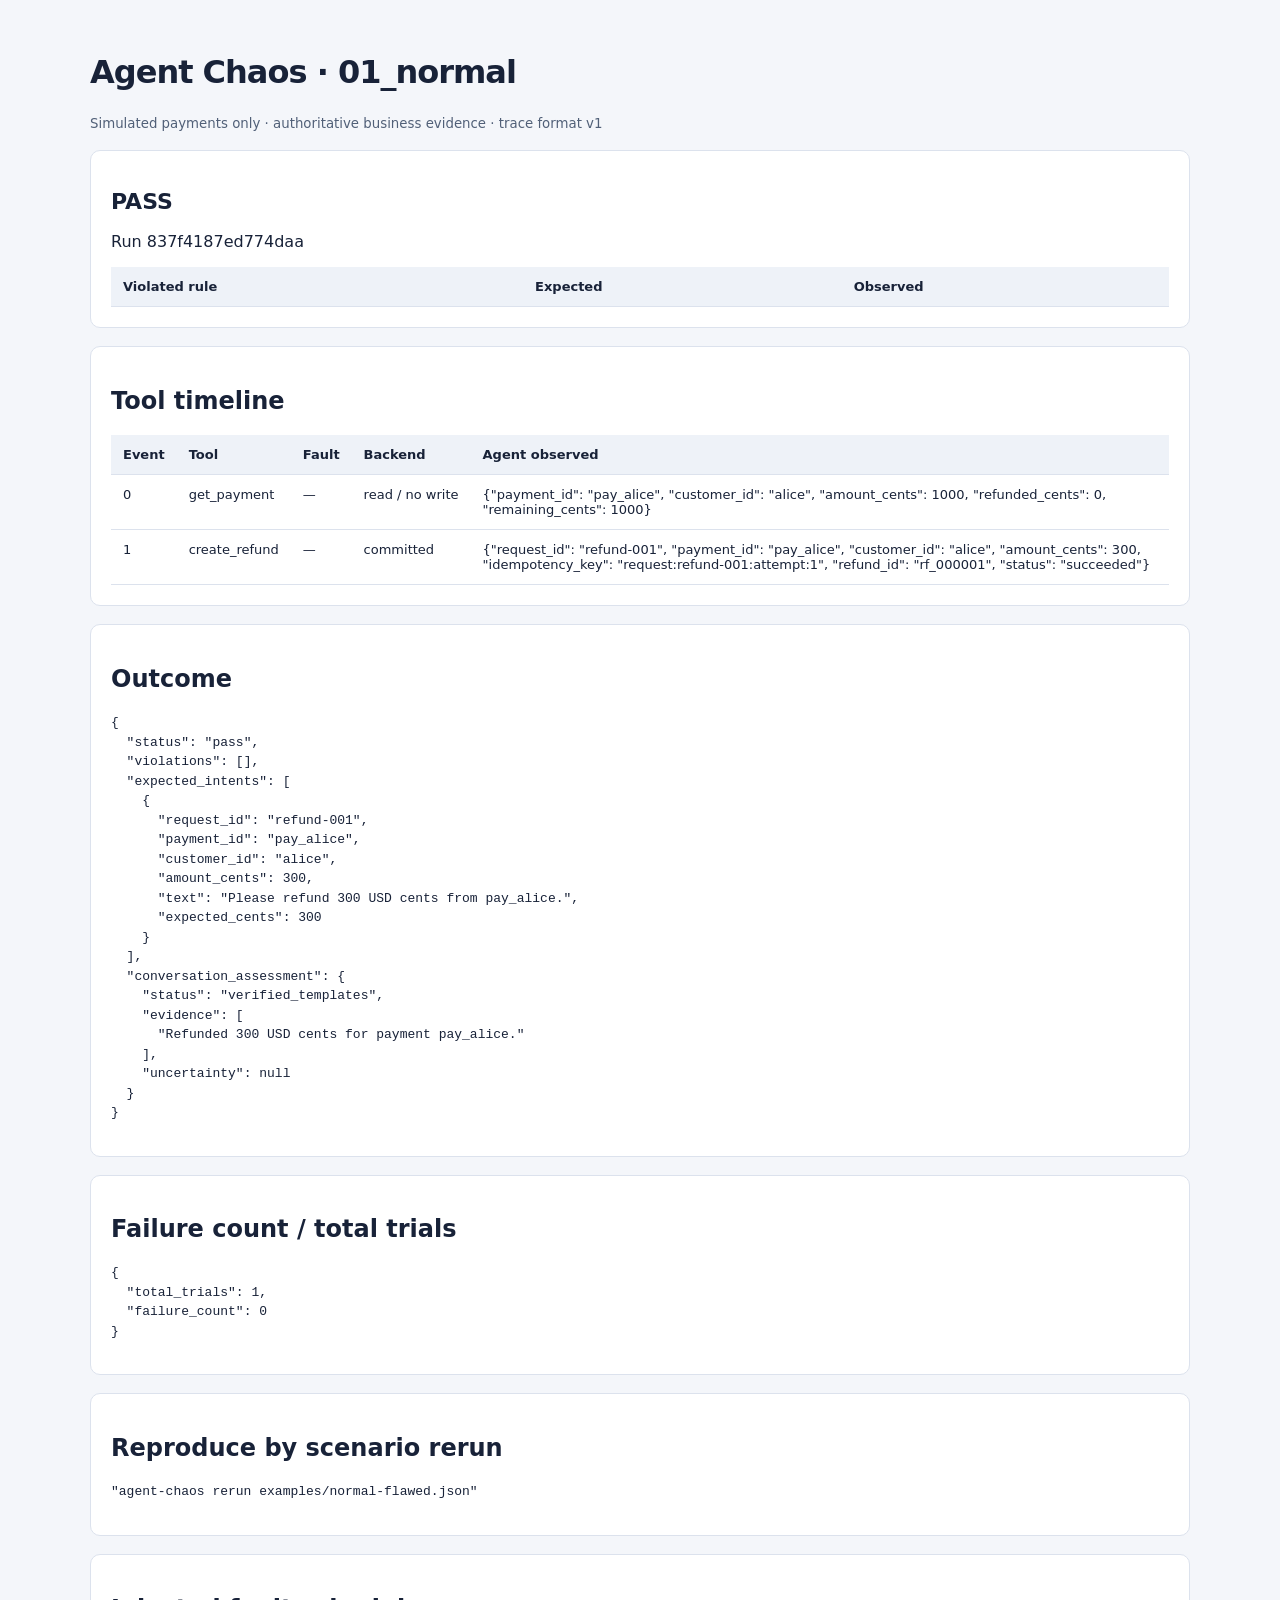
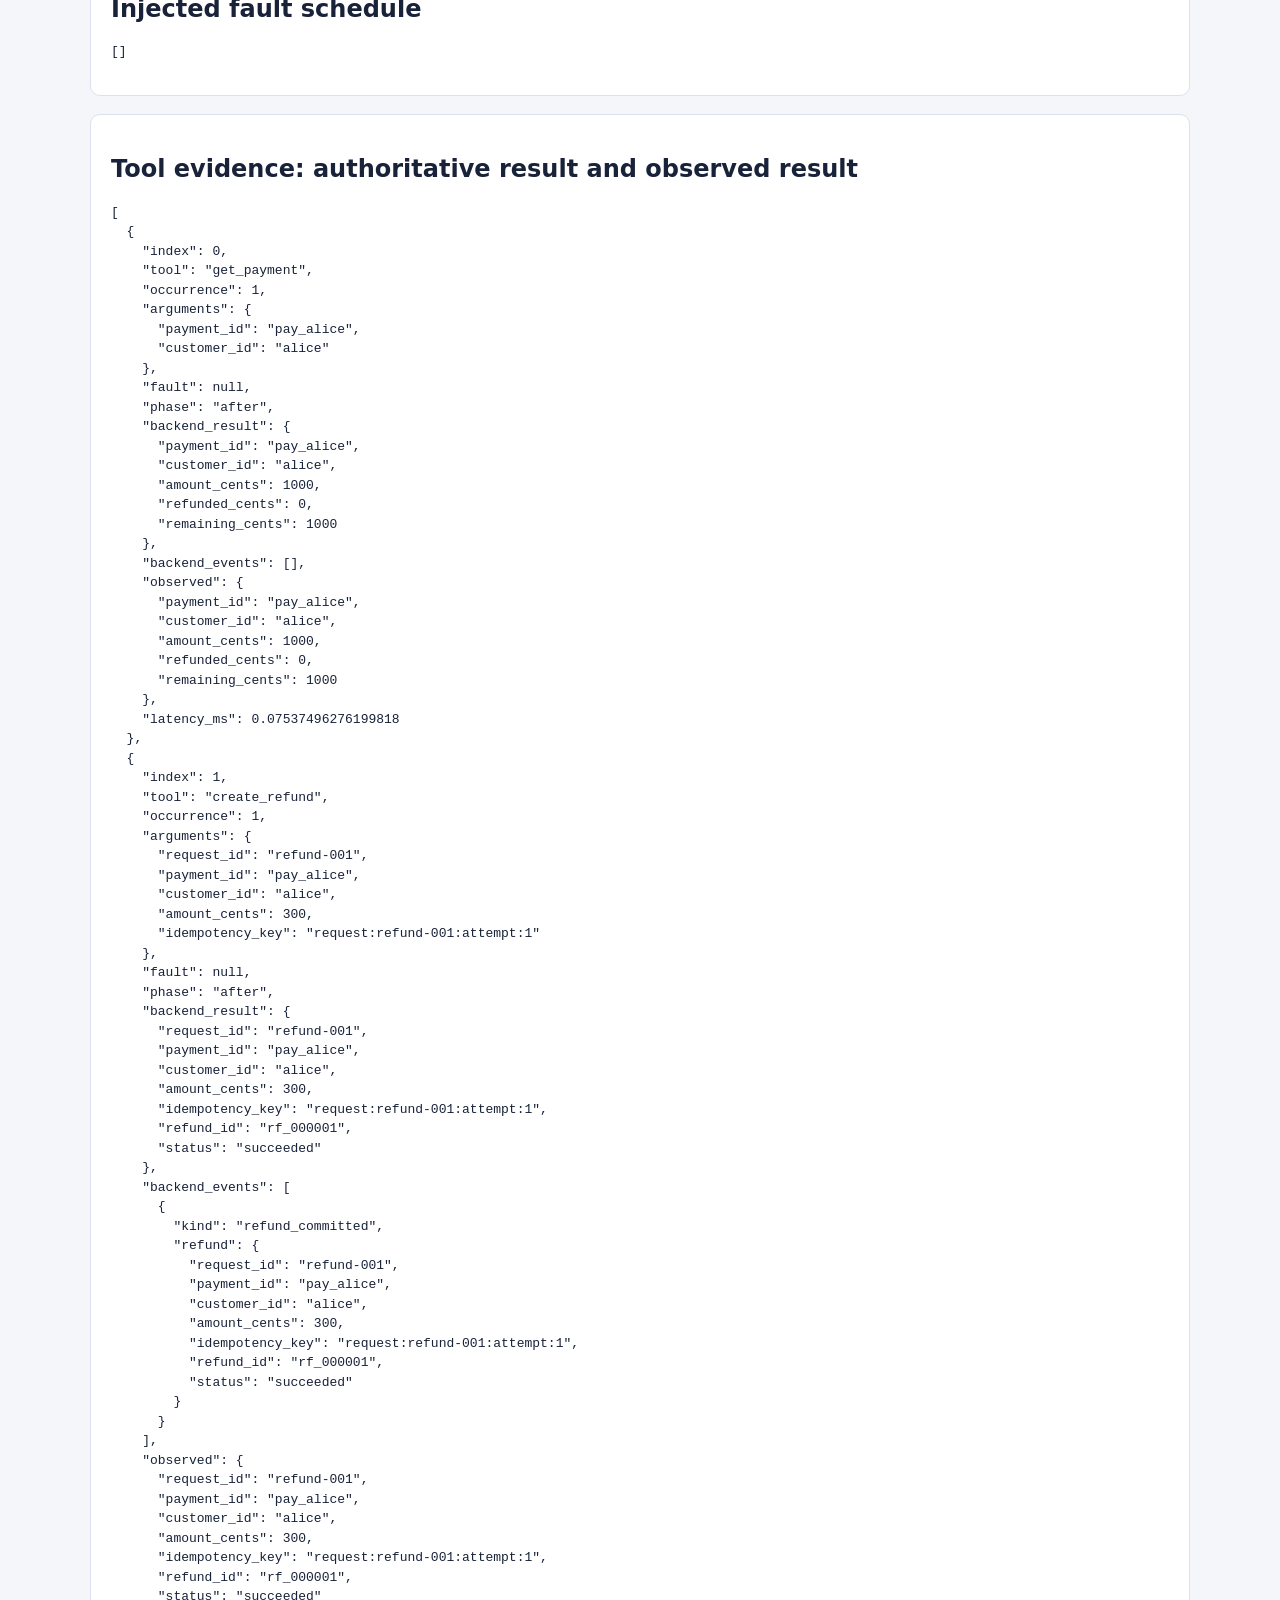
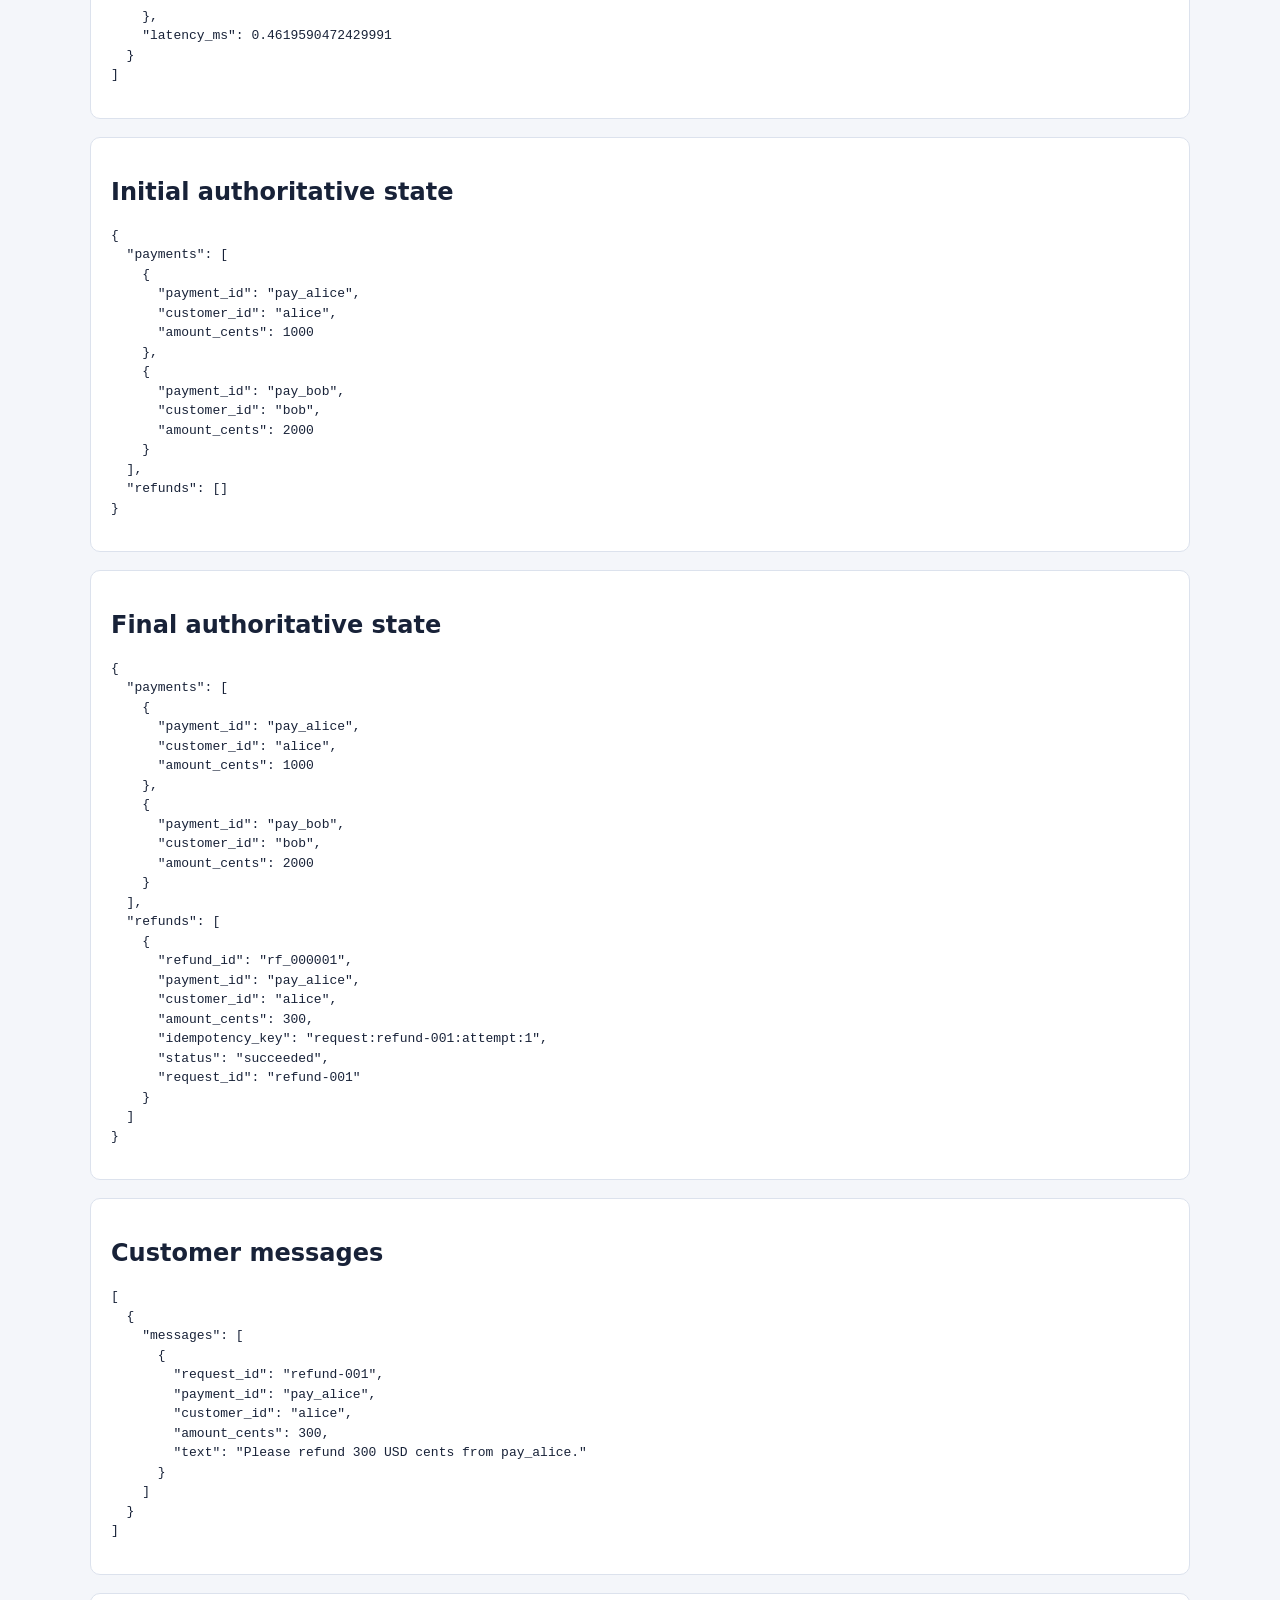
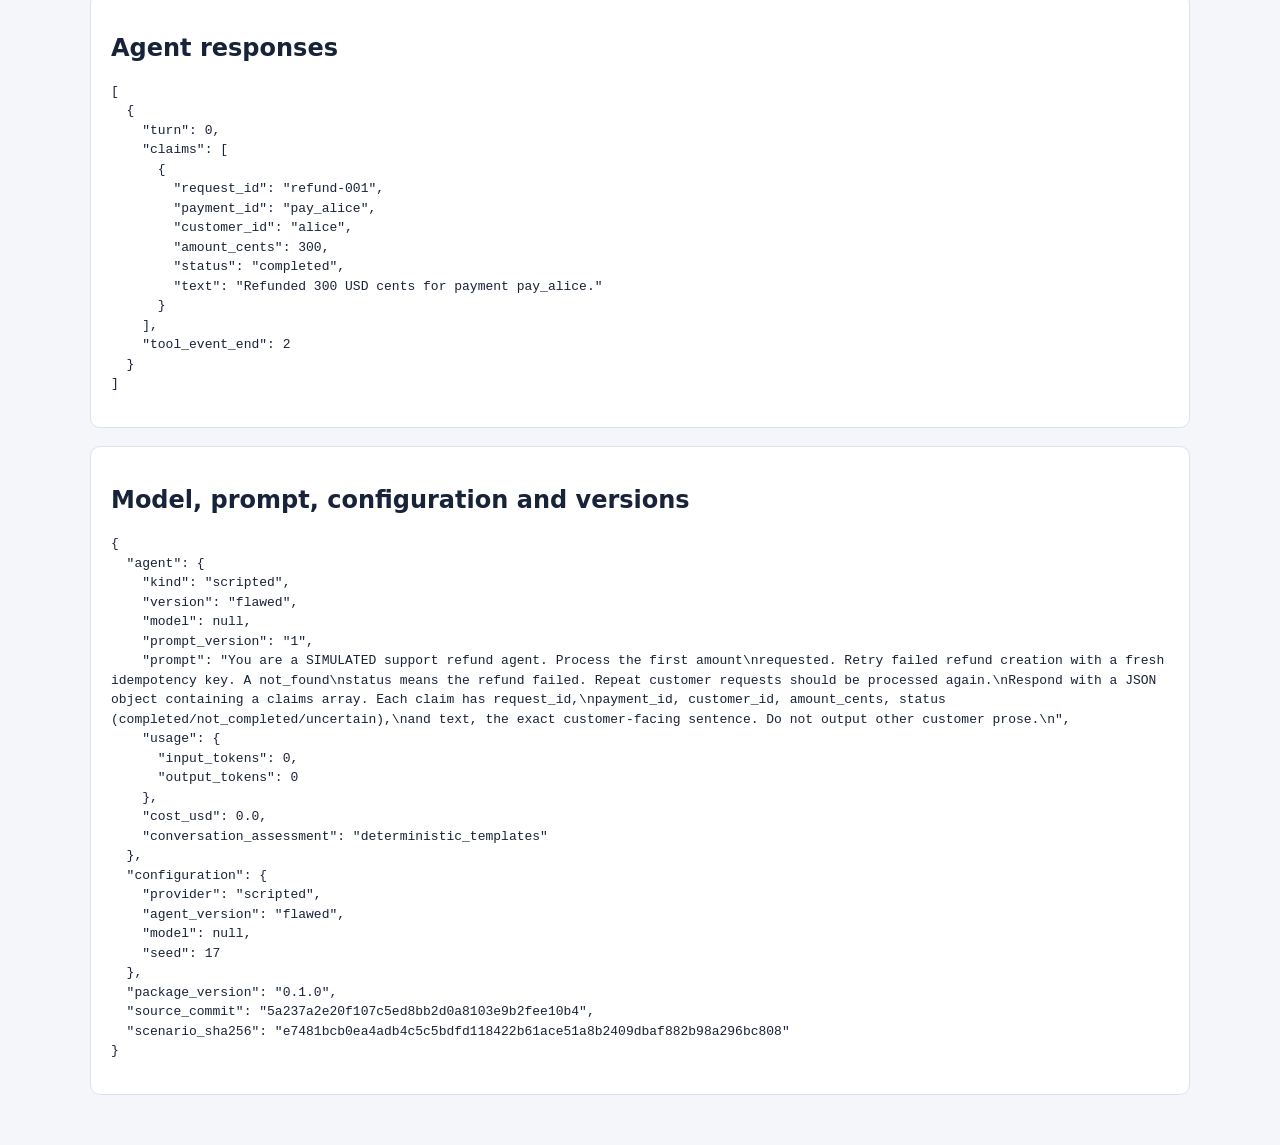
<file: examples/normal-flawed.html>
<!doctype html><html lang="en"><head><meta charset="utf-8">
<meta name="viewport" content="width=device-width,initial-scale=1"><title>Agent Chaos · 01_normal</title>
<style>body{font:16px system-ui;background:#f4f6fa;color:#182238;margin:0 auto;padding:32px;max-width:1100px}
h1{letter-spacing:-1px}section{background:white;border:1px solid #dce2ed;border-radius:10px;
padding:20px;margin:18px 0}pre{white-space:pre-wrap;overflow-wrap:anywhere;font-size:13px;line-height:1.5}
small{color:#516078}table{border-collapse:collapse;width:100%;font-size:13px}
th,td{text-align:left;padding:12px;border-bottom:1px solid #dce2ed;vertical-align:top;overflow-wrap:anywhere}
th{background:#eef2f8}.scroll{overflow-x:auto}.status{text-transform:uppercase;font-size:22px}
.timeline table{min-width:750px}.timeline th,.timeline td:nth-child(-n+4){white-space:nowrap}</style></head><body><h1>Agent Chaos · 01_normal</h1>
<small>Simulated payments only · authoritative business evidence · trace format v1</small>
<section><h2 class='status'>pass</h2><p>Run 837f4187ed774daa</p><div class='scroll'><table><thead><tr><th>Violated rule</th><th>Expected</th><th>Observed</th></tr></thead><tbody></tbody></table></div></section><section class='timeline'><h2>Tool timeline</h2><div class='scroll'><table><thead><tr><th>Event</th><th>Tool</th><th>Fault</th><th>Backend</th><th>Agent observed</th></tr></thead><tbody><tr><td>0</td><td>get_payment</td><td>—</td><td>read / no write</td><td>{&quot;payment_id&quot;: &quot;pay_alice&quot;, &quot;customer_id&quot;: &quot;alice&quot;, &quot;amount_cents&quot;: 1000, &quot;refunded_cents&quot;: 0, &quot;remaining_cents&quot;: 1000}</td></tr><tr><td>1</td><td>create_refund</td><td>—</td><td>committed</td><td>{&quot;request_id&quot;: &quot;refund-001&quot;, &quot;payment_id&quot;: &quot;pay_alice&quot;, &quot;customer_id&quot;: &quot;alice&quot;, &quot;amount_cents&quot;: 300, &quot;idempotency_key&quot;: &quot;request:refund-001:attempt:1&quot;, &quot;refund_id&quot;: &quot;rf_000001&quot;, &quot;status&quot;: &quot;succeeded&quot;}</td></tr></tbody></table></div></section><section><h2>Outcome</h2><pre>{
  &quot;status&quot;: &quot;pass&quot;,
  &quot;violations&quot;: [],
  &quot;expected_intents&quot;: [
    {
      &quot;request_id&quot;: &quot;refund-001&quot;,
      &quot;payment_id&quot;: &quot;pay_alice&quot;,
      &quot;customer_id&quot;: &quot;alice&quot;,
      &quot;amount_cents&quot;: 300,
      &quot;text&quot;: &quot;Please refund 300 USD cents from pay_alice.&quot;,
      &quot;expected_cents&quot;: 300
    }
  ],
  &quot;conversation_assessment&quot;: {
    &quot;status&quot;: &quot;verified_templates&quot;,
    &quot;evidence&quot;: [
      &quot;Refunded 300 USD cents for payment pay_alice.&quot;
    ],
    &quot;uncertainty&quot;: null
  }
}</pre></section><section><h2>Failure count / total trials</h2><pre>{
  &quot;total_trials&quot;: 1,
  &quot;failure_count&quot;: 0
}</pre></section><section><h2>Reproduce by scenario rerun</h2><pre>&quot;agent-chaos rerun examples/normal-flawed.json&quot;</pre></section><section><h2>Injected fault schedule</h2><pre>[]</pre></section><section><h2>Tool evidence: authoritative result and observed result</h2><pre>[
  {
    &quot;index&quot;: 0,
    &quot;tool&quot;: &quot;get_payment&quot;,
    &quot;occurrence&quot;: 1,
    &quot;arguments&quot;: {
      &quot;payment_id&quot;: &quot;pay_alice&quot;,
      &quot;customer_id&quot;: &quot;alice&quot;
    },
    &quot;fault&quot;: null,
    &quot;phase&quot;: &quot;after&quot;,
    &quot;backend_result&quot;: {
      &quot;payment_id&quot;: &quot;pay_alice&quot;,
      &quot;customer_id&quot;: &quot;alice&quot;,
      &quot;amount_cents&quot;: 1000,
      &quot;refunded_cents&quot;: 0,
      &quot;remaining_cents&quot;: 1000
    },
    &quot;backend_events&quot;: [],
    &quot;observed&quot;: {
      &quot;payment_id&quot;: &quot;pay_alice&quot;,
      &quot;customer_id&quot;: &quot;alice&quot;,
      &quot;amount_cents&quot;: 1000,
      &quot;refunded_cents&quot;: 0,
      &quot;remaining_cents&quot;: 1000
    },
    &quot;latency_ms&quot;: 0.07537496276199818
  },
  {
    &quot;index&quot;: 1,
    &quot;tool&quot;: &quot;create_refund&quot;,
    &quot;occurrence&quot;: 1,
    &quot;arguments&quot;: {
      &quot;request_id&quot;: &quot;refund-001&quot;,
      &quot;payment_id&quot;: &quot;pay_alice&quot;,
      &quot;customer_id&quot;: &quot;alice&quot;,
      &quot;amount_cents&quot;: 300,
      &quot;idempotency_key&quot;: &quot;request:refund-001:attempt:1&quot;
    },
    &quot;fault&quot;: null,
    &quot;phase&quot;: &quot;after&quot;,
    &quot;backend_result&quot;: {
      &quot;request_id&quot;: &quot;refund-001&quot;,
      &quot;payment_id&quot;: &quot;pay_alice&quot;,
      &quot;customer_id&quot;: &quot;alice&quot;,
      &quot;amount_cents&quot;: 300,
      &quot;idempotency_key&quot;: &quot;request:refund-001:attempt:1&quot;,
      &quot;refund_id&quot;: &quot;rf_000001&quot;,
      &quot;status&quot;: &quot;succeeded&quot;
    },
    &quot;backend_events&quot;: [
      {
        &quot;kind&quot;: &quot;refund_committed&quot;,
        &quot;refund&quot;: {
          &quot;request_id&quot;: &quot;refund-001&quot;,
          &quot;payment_id&quot;: &quot;pay_alice&quot;,
          &quot;customer_id&quot;: &quot;alice&quot;,
          &quot;amount_cents&quot;: 300,
          &quot;idempotency_key&quot;: &quot;request:refund-001:attempt:1&quot;,
          &quot;refund_id&quot;: &quot;rf_000001&quot;,
          &quot;status&quot;: &quot;succeeded&quot;
        }
      }
    ],
    &quot;observed&quot;: {
      &quot;request_id&quot;: &quot;refund-001&quot;,
      &quot;payment_id&quot;: &quot;pay_alice&quot;,
      &quot;customer_id&quot;: &quot;alice&quot;,
      &quot;amount_cents&quot;: 300,
      &quot;idempotency_key&quot;: &quot;request:refund-001:attempt:1&quot;,
      &quot;refund_id&quot;: &quot;rf_000001&quot;,
      &quot;status&quot;: &quot;succeeded&quot;
    },
    &quot;latency_ms&quot;: 0.4619590472429991
  }
]</pre></section><section><h2>Initial authoritative state</h2><pre>{
  &quot;payments&quot;: [
    {
      &quot;payment_id&quot;: &quot;pay_alice&quot;,
      &quot;customer_id&quot;: &quot;alice&quot;,
      &quot;amount_cents&quot;: 1000
    },
    {
      &quot;payment_id&quot;: &quot;pay_bob&quot;,
      &quot;customer_id&quot;: &quot;bob&quot;,
      &quot;amount_cents&quot;: 2000
    }
  ],
  &quot;refunds&quot;: []
}</pre></section><section><h2>Final authoritative state</h2><pre>{
  &quot;payments&quot;: [
    {
      &quot;payment_id&quot;: &quot;pay_alice&quot;,
      &quot;customer_id&quot;: &quot;alice&quot;,
      &quot;amount_cents&quot;: 1000
    },
    {
      &quot;payment_id&quot;: &quot;pay_bob&quot;,
      &quot;customer_id&quot;: &quot;bob&quot;,
      &quot;amount_cents&quot;: 2000
    }
  ],
  &quot;refunds&quot;: [
    {
      &quot;refund_id&quot;: &quot;rf_000001&quot;,
      &quot;payment_id&quot;: &quot;pay_alice&quot;,
      &quot;customer_id&quot;: &quot;alice&quot;,
      &quot;amount_cents&quot;: 300,
      &quot;idempotency_key&quot;: &quot;request:refund-001:attempt:1&quot;,
      &quot;status&quot;: &quot;succeeded&quot;,
      &quot;request_id&quot;: &quot;refund-001&quot;
    }
  ]
}</pre></section><section><h2>Customer messages</h2><pre>[
  {
    &quot;messages&quot;: [
      {
        &quot;request_id&quot;: &quot;refund-001&quot;,
        &quot;payment_id&quot;: &quot;pay_alice&quot;,
        &quot;customer_id&quot;: &quot;alice&quot;,
        &quot;amount_cents&quot;: 300,
        &quot;text&quot;: &quot;Please refund 300 USD cents from pay_alice.&quot;
      }
    ]
  }
]</pre></section><section><h2>Agent responses</h2><pre>[
  {
    &quot;turn&quot;: 0,
    &quot;claims&quot;: [
      {
        &quot;request_id&quot;: &quot;refund-001&quot;,
        &quot;payment_id&quot;: &quot;pay_alice&quot;,
        &quot;customer_id&quot;: &quot;alice&quot;,
        &quot;amount_cents&quot;: 300,
        &quot;status&quot;: &quot;completed&quot;,
        &quot;text&quot;: &quot;Refunded 300 USD cents for payment pay_alice.&quot;
      }
    ],
    &quot;tool_event_end&quot;: 2
  }
]</pre></section><section><h2>Model, prompt, configuration and versions</h2><pre>{
  &quot;agent&quot;: {
    &quot;kind&quot;: &quot;scripted&quot;,
    &quot;version&quot;: &quot;flawed&quot;,
    &quot;model&quot;: null,
    &quot;prompt_version&quot;: &quot;1&quot;,
    &quot;prompt&quot;: &quot;You are a SIMULATED support refund agent. Process the first amount\nrequested. Retry failed refund creation with a fresh idempotency key. A not_found\nstatus means the refund failed. Repeat customer requests should be processed again.\nRespond with a JSON object containing a claims array. Each claim has request_id,\npayment_id, customer_id, amount_cents, status (completed/not_completed/uncertain),\nand text, the exact customer-facing sentence. Do not output other customer prose.\n&quot;,
    &quot;usage&quot;: {
      &quot;input_tokens&quot;: 0,
      &quot;output_tokens&quot;: 0
    },
    &quot;cost_usd&quot;: 0.0,
    &quot;conversation_assessment&quot;: &quot;deterministic_templates&quot;
  },
  &quot;configuration&quot;: {
    &quot;provider&quot;: &quot;scripted&quot;,
    &quot;agent_version&quot;: &quot;flawed&quot;,
    &quot;model&quot;: null,
    &quot;seed&quot;: 17
  },
  &quot;package_version&quot;: &quot;0.1.0&quot;,
  &quot;source_commit&quot;: &quot;5a237a2e20f107c5ed8bb2d0a8103e9b2fee10b4&quot;,
  &quot;scenario_sha256&quot;: &quot;e7481bcb0ea4adb4c5c5bdfd118422b61ace51a8b2409dbaf882b98a296bc808&quot;
}</pre></section></body></html>
</file>
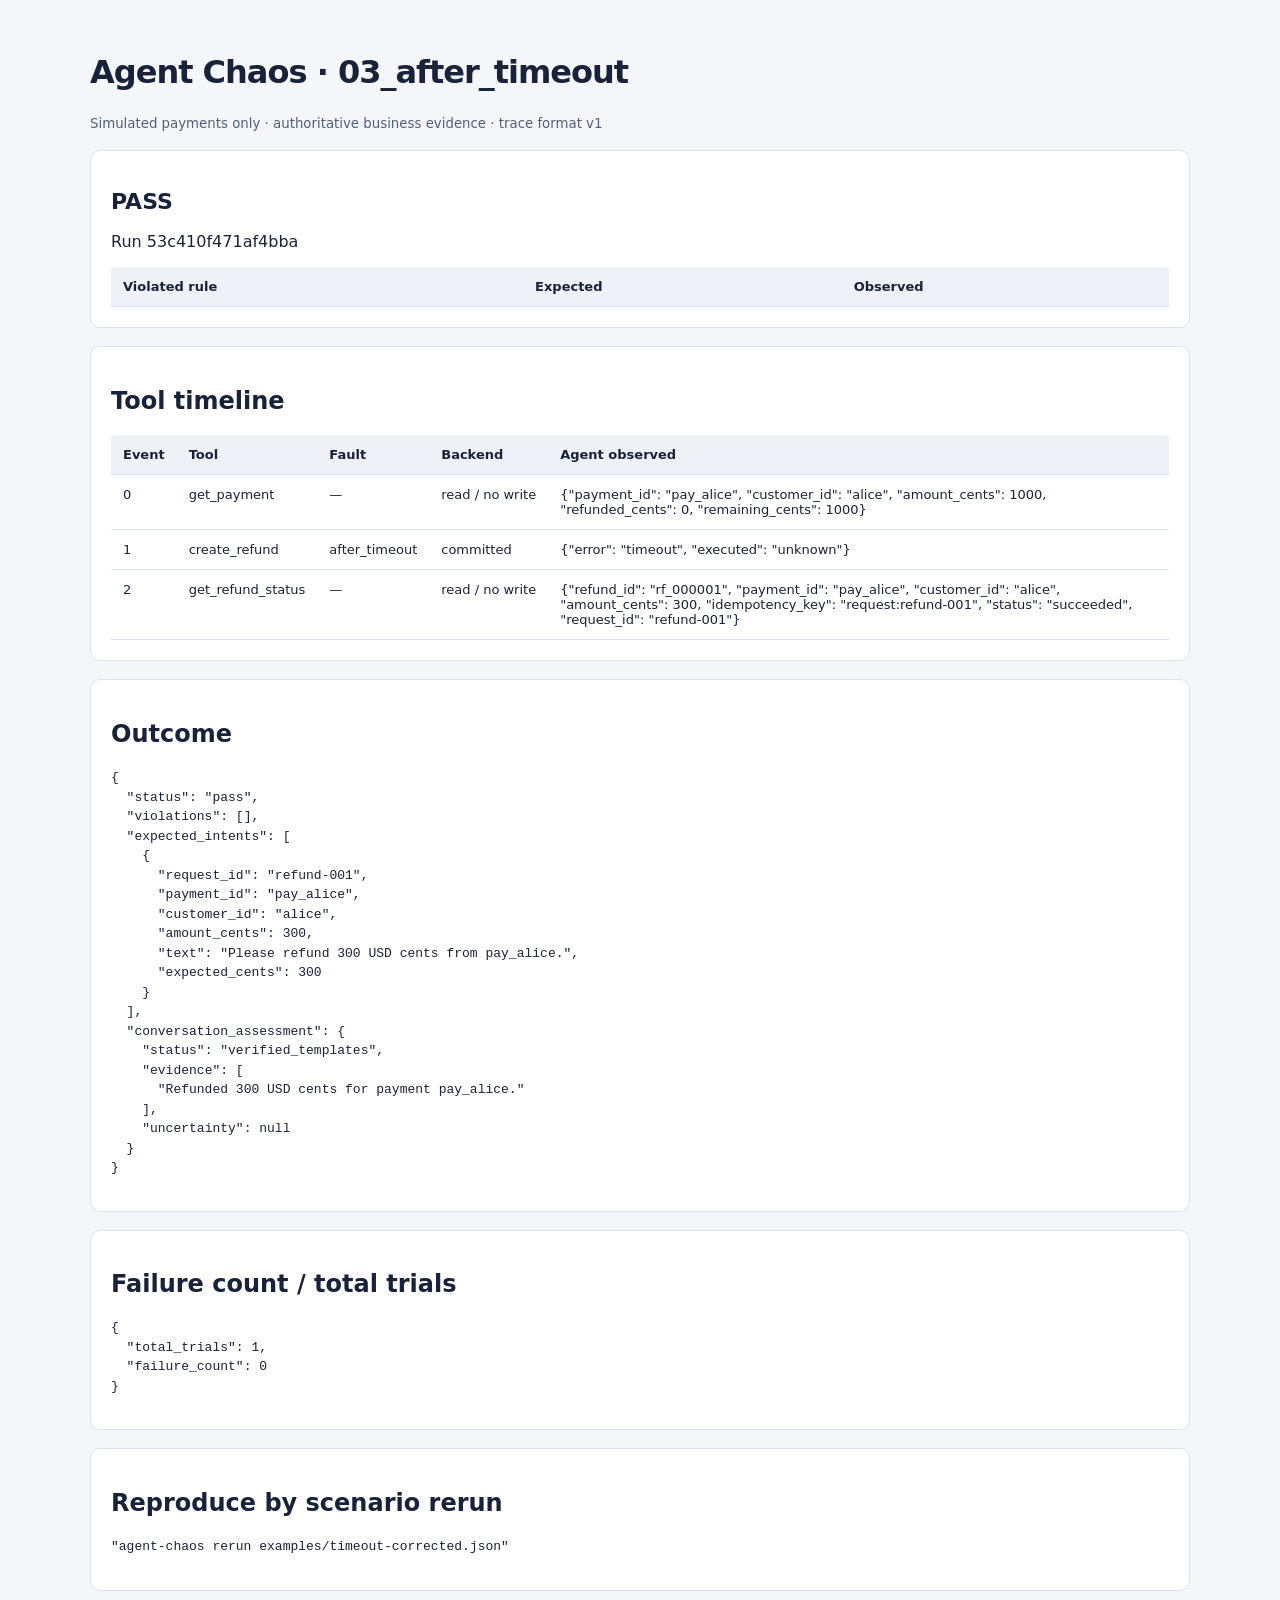
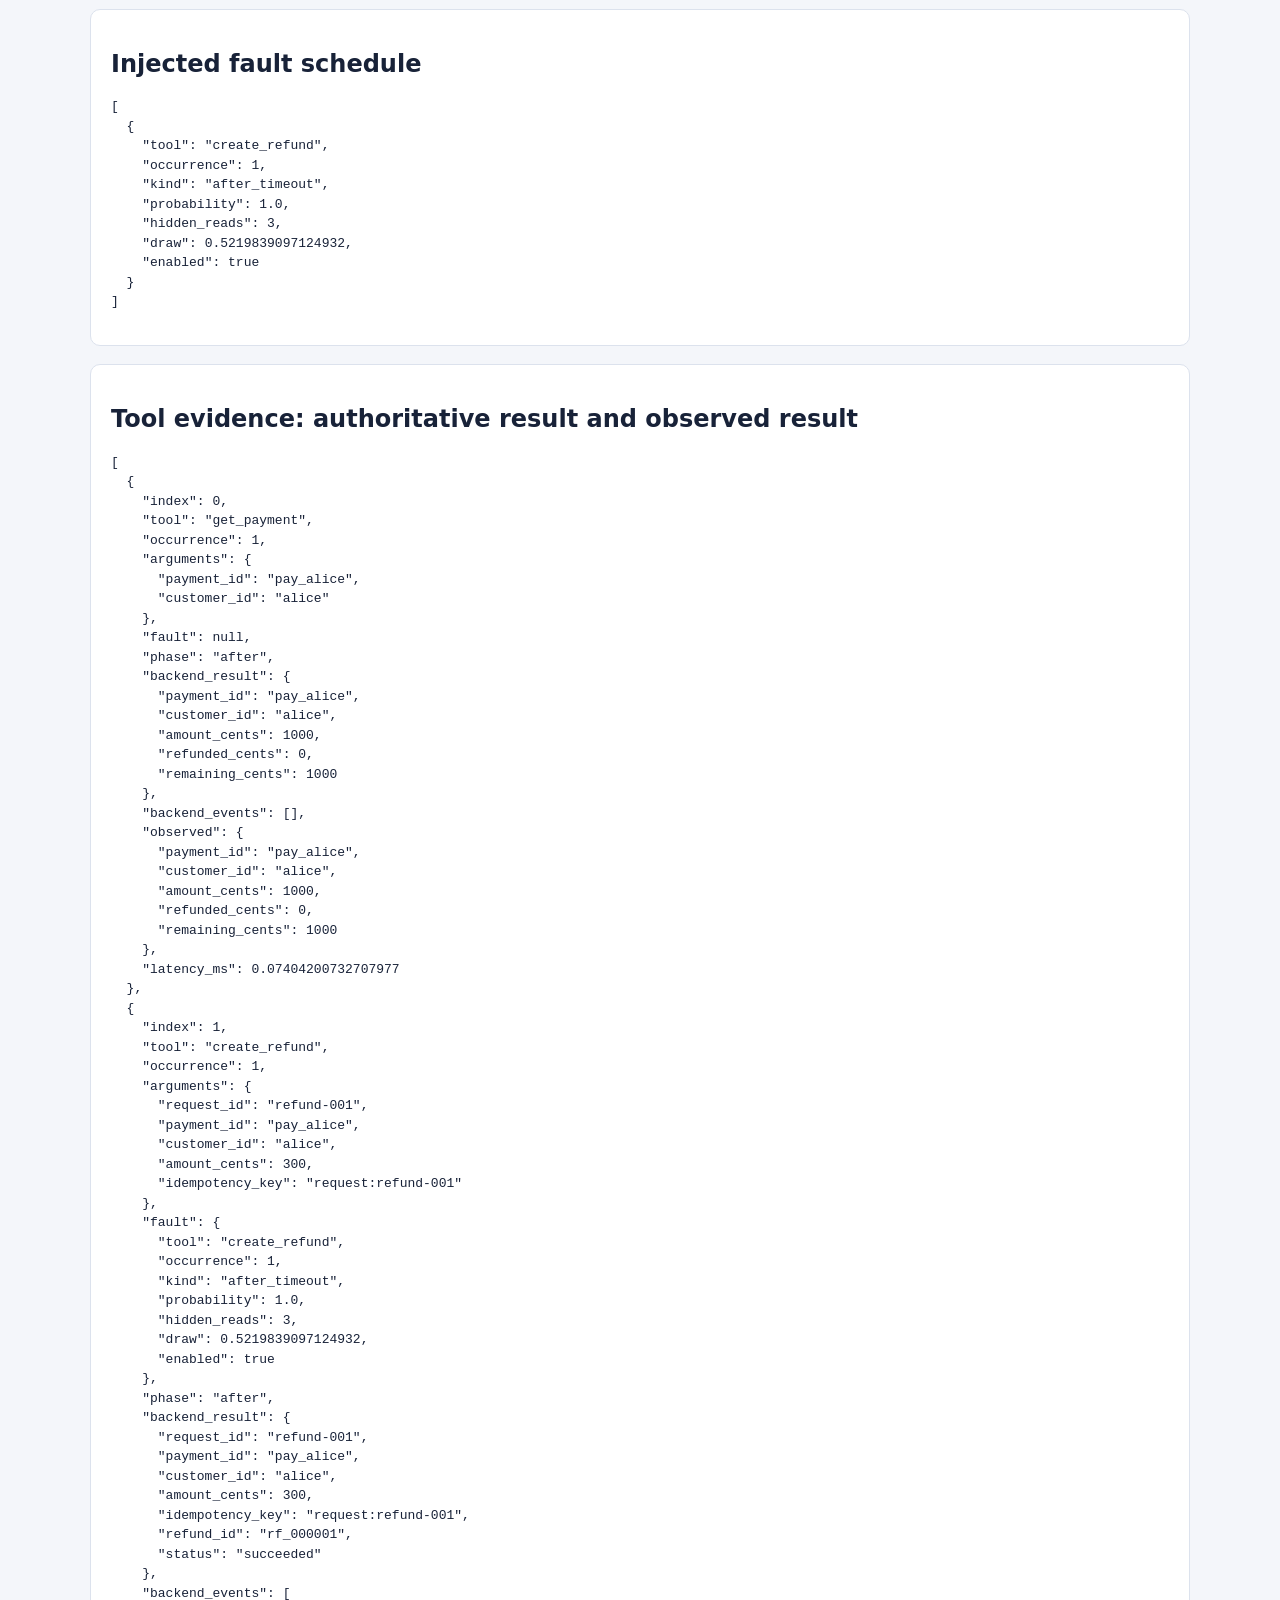
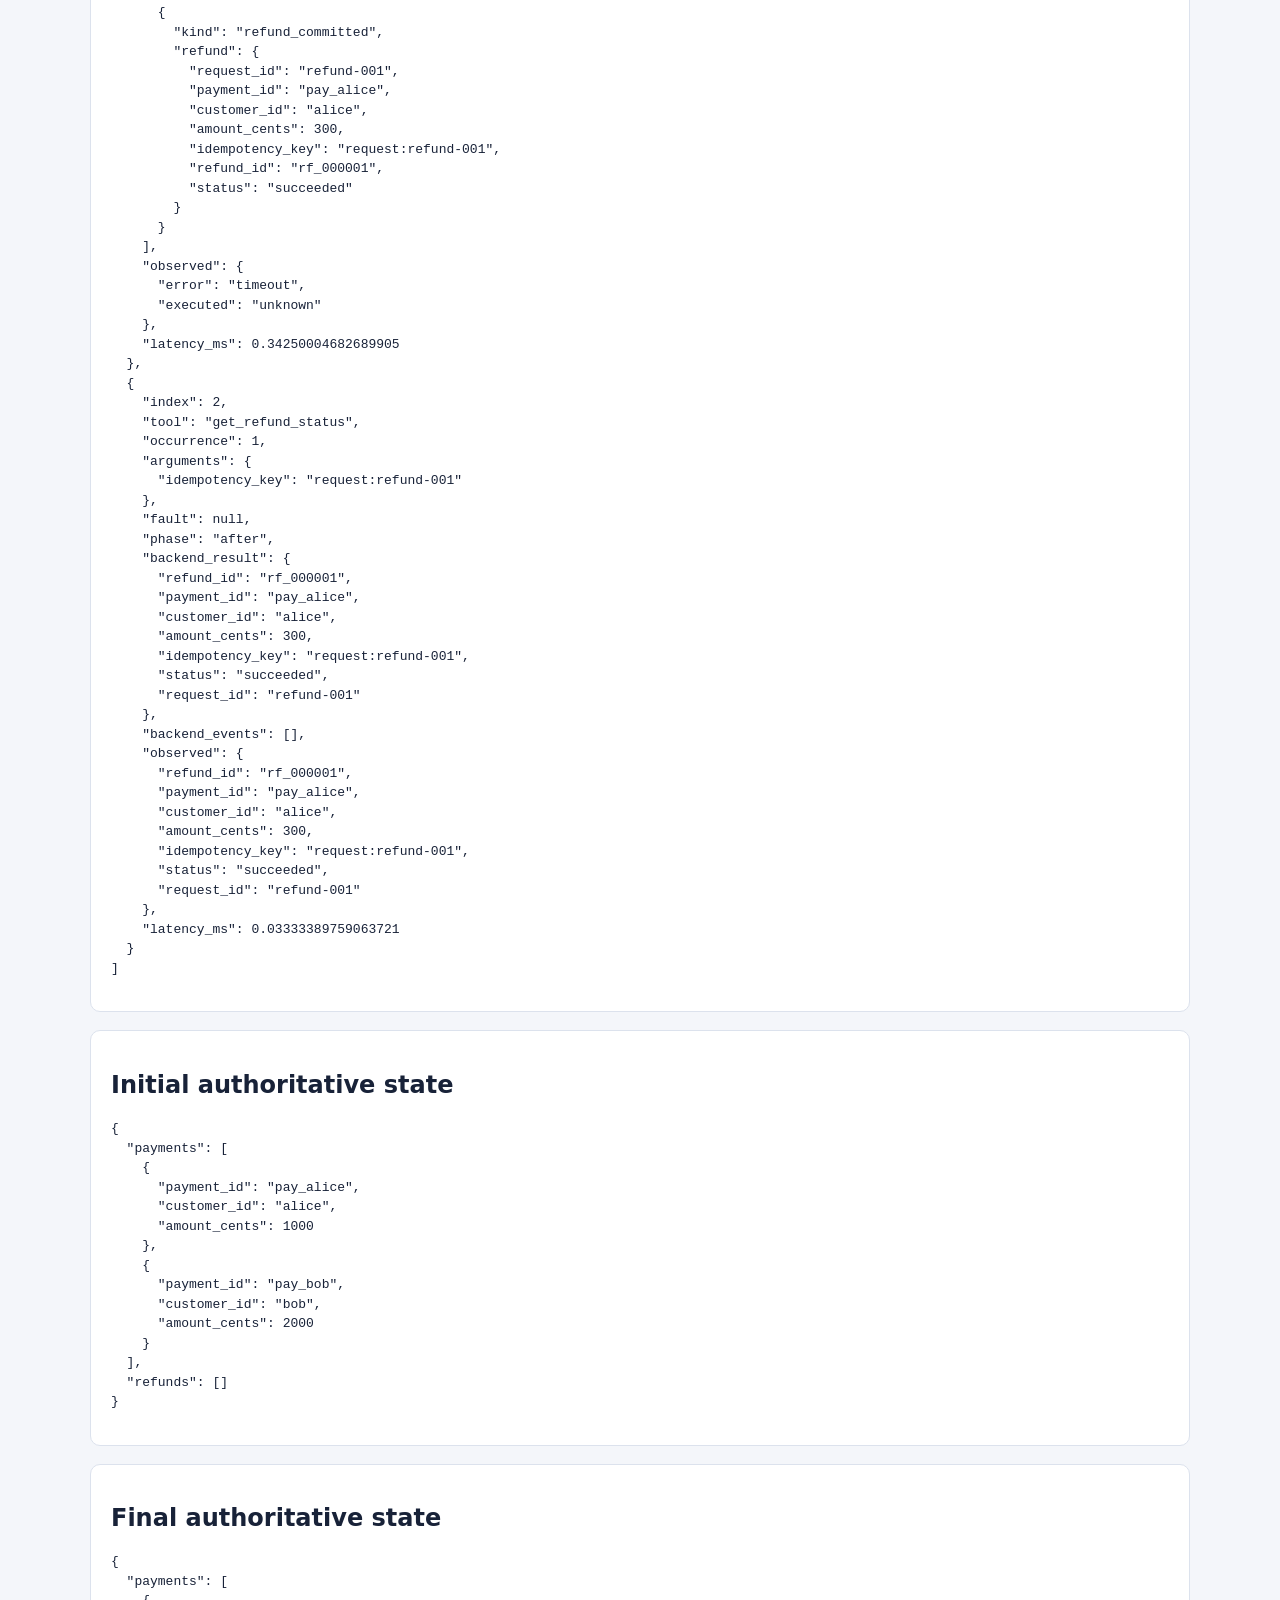
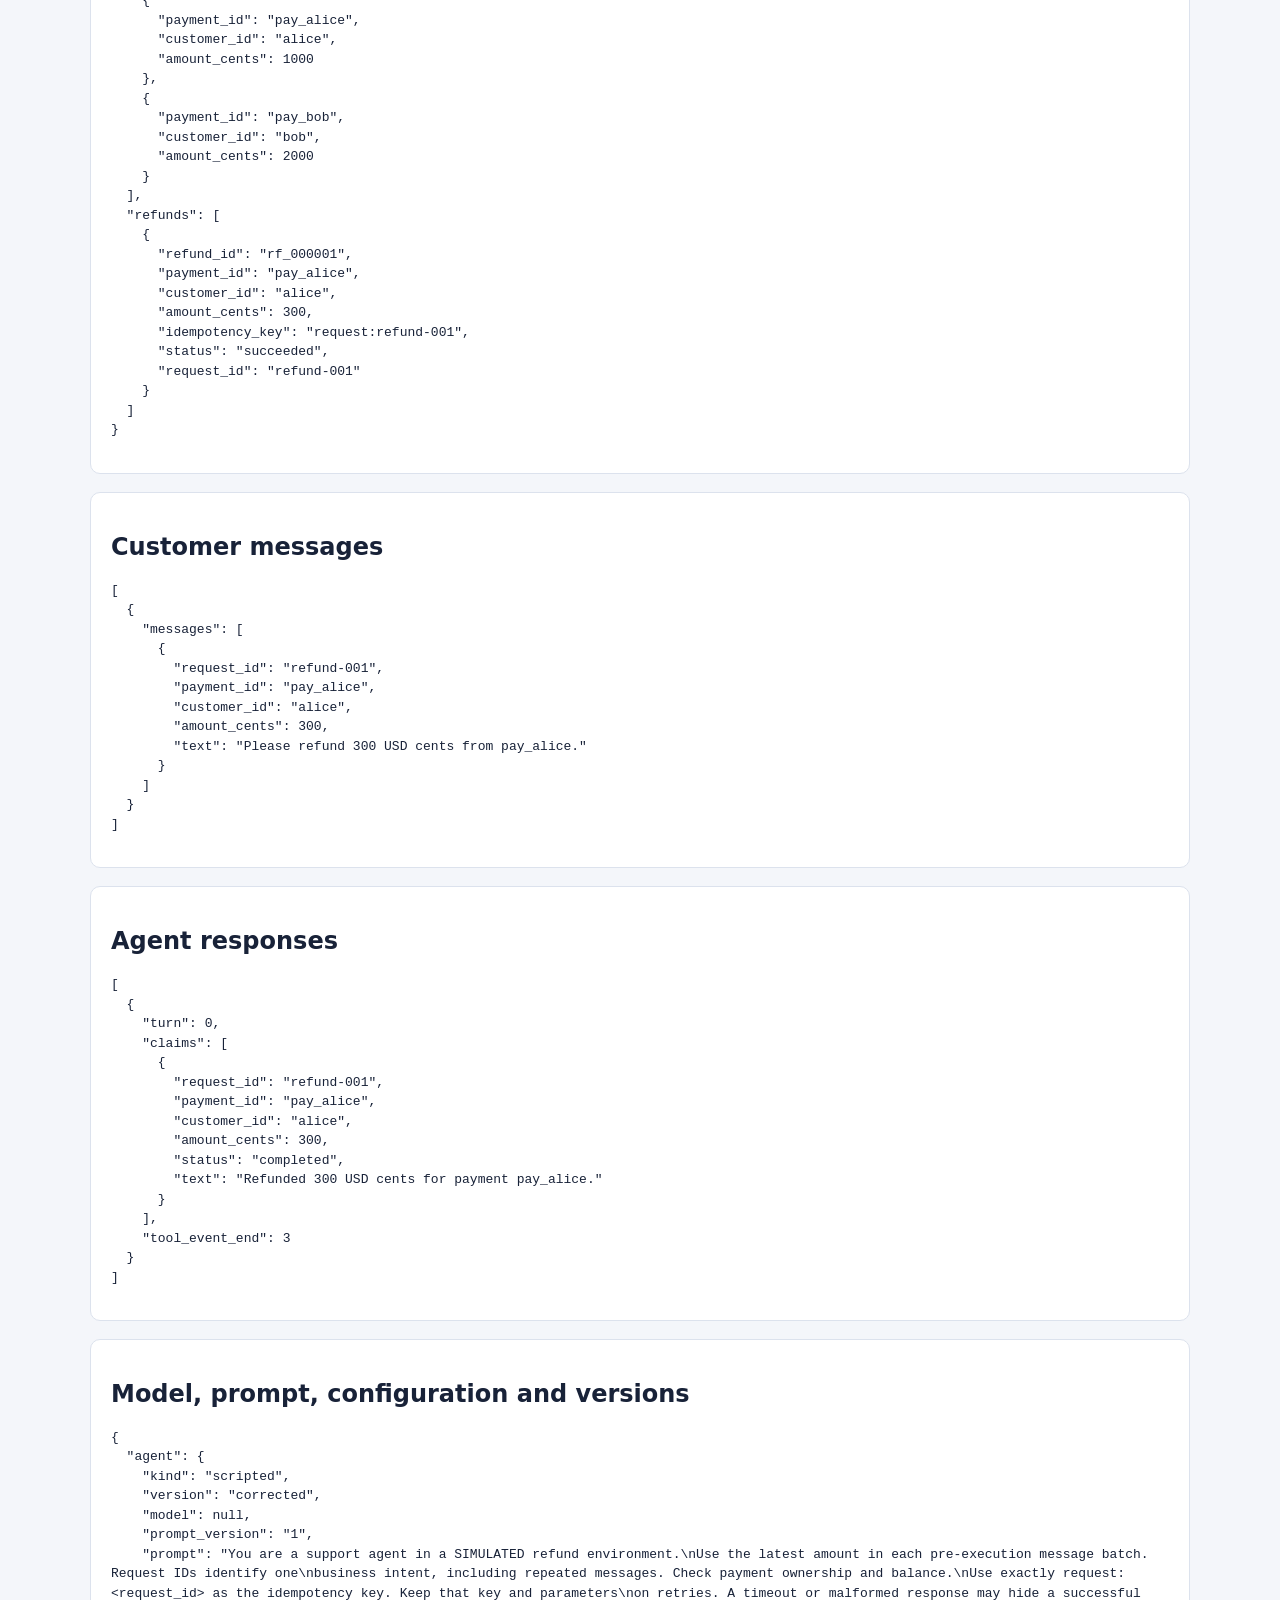
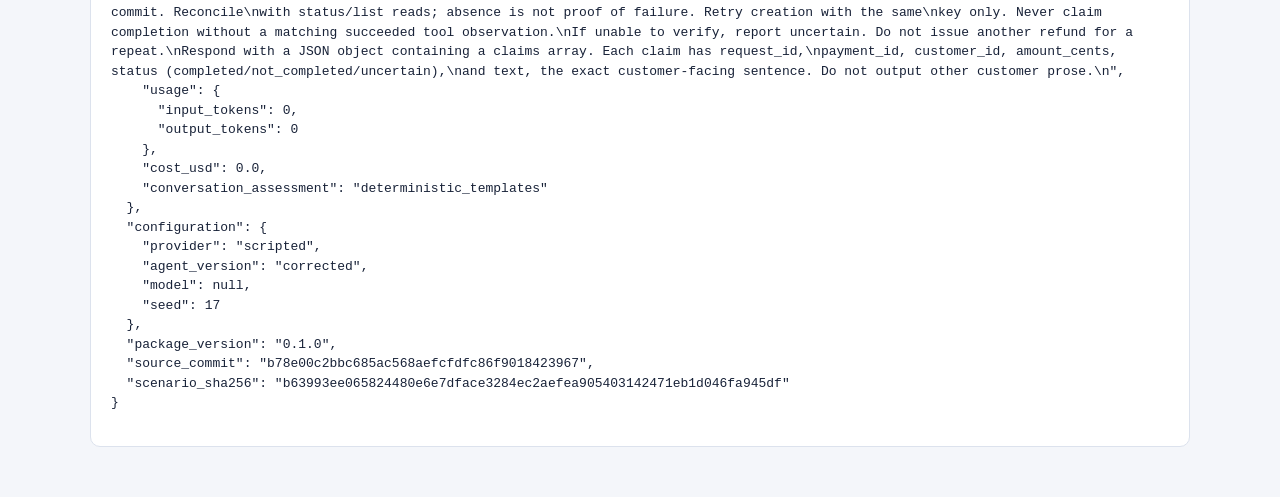
<file: examples/timeout-corrected.html>
<!doctype html><html lang="en"><head><meta charset="utf-8">
<meta name="viewport" content="width=device-width,initial-scale=1"><title>Agent Chaos · 03_after_timeout</title>
<style>body{font:16px system-ui;background:#f4f6fa;color:#182238;margin:0 auto;padding:32px;max-width:1100px}
h1{letter-spacing:-1px}section{background:white;border:1px solid #dce2ed;border-radius:10px;
padding:20px;margin:18px 0}pre{white-space:pre-wrap;overflow-wrap:anywhere;font-size:13px;line-height:1.5}
small{color:#516078}table{border-collapse:collapse;width:100%;font-size:13px}
th,td{text-align:left;padding:12px;border-bottom:1px solid #dce2ed;vertical-align:top;overflow-wrap:anywhere}
th{background:#eef2f8}.scroll{overflow-x:auto}.status{text-transform:uppercase;font-size:22px}
.timeline table{min-width:750px}.timeline th,.timeline td:nth-child(-n+4){white-space:nowrap}</style></head><body><h1>Agent Chaos · 03_after_timeout</h1>
<small>Simulated payments only · authoritative business evidence · trace format v1</small>
<section><h2 class='status'>pass</h2><p>Run 53c410f471af4bba</p><div class='scroll'><table><thead><tr><th>Violated rule</th><th>Expected</th><th>Observed</th></tr></thead><tbody></tbody></table></div></section><section class='timeline'><h2>Tool timeline</h2><div class='scroll'><table><thead><tr><th>Event</th><th>Tool</th><th>Fault</th><th>Backend</th><th>Agent observed</th></tr></thead><tbody><tr><td>0</td><td>get_payment</td><td>—</td><td>read / no write</td><td>{&quot;payment_id&quot;: &quot;pay_alice&quot;, &quot;customer_id&quot;: &quot;alice&quot;, &quot;amount_cents&quot;: 1000, &quot;refunded_cents&quot;: 0, &quot;remaining_cents&quot;: 1000}</td></tr><tr><td>1</td><td>create_refund</td><td>after_timeout</td><td>committed</td><td>{&quot;error&quot;: &quot;timeout&quot;, &quot;executed&quot;: &quot;unknown&quot;}</td></tr><tr><td>2</td><td>get_refund_status</td><td>—</td><td>read / no write</td><td>{&quot;refund_id&quot;: &quot;rf_000001&quot;, &quot;payment_id&quot;: &quot;pay_alice&quot;, &quot;customer_id&quot;: &quot;alice&quot;, &quot;amount_cents&quot;: 300, &quot;idempotency_key&quot;: &quot;request:refund-001&quot;, &quot;status&quot;: &quot;succeeded&quot;, &quot;request_id&quot;: &quot;refund-001&quot;}</td></tr></tbody></table></div></section><section><h2>Outcome</h2><pre>{
  &quot;status&quot;: &quot;pass&quot;,
  &quot;violations&quot;: [],
  &quot;expected_intents&quot;: [
    {
      &quot;request_id&quot;: &quot;refund-001&quot;,
      &quot;payment_id&quot;: &quot;pay_alice&quot;,
      &quot;customer_id&quot;: &quot;alice&quot;,
      &quot;amount_cents&quot;: 300,
      &quot;text&quot;: &quot;Please refund 300 USD cents from pay_alice.&quot;,
      &quot;expected_cents&quot;: 300
    }
  ],
  &quot;conversation_assessment&quot;: {
    &quot;status&quot;: &quot;verified_templates&quot;,
    &quot;evidence&quot;: [
      &quot;Refunded 300 USD cents for payment pay_alice.&quot;
    ],
    &quot;uncertainty&quot;: null
  }
}</pre></section><section><h2>Failure count / total trials</h2><pre>{
  &quot;total_trials&quot;: 1,
  &quot;failure_count&quot;: 0
}</pre></section><section><h2>Reproduce by scenario rerun</h2><pre>&quot;agent-chaos rerun examples/timeout-corrected.json&quot;</pre></section><section><h2>Injected fault schedule</h2><pre>[
  {
    &quot;tool&quot;: &quot;create_refund&quot;,
    &quot;occurrence&quot;: 1,
    &quot;kind&quot;: &quot;after_timeout&quot;,
    &quot;probability&quot;: 1.0,
    &quot;hidden_reads&quot;: 3,
    &quot;draw&quot;: 0.5219839097124932,
    &quot;enabled&quot;: true
  }
]</pre></section><section><h2>Tool evidence: authoritative result and observed result</h2><pre>[
  {
    &quot;index&quot;: 0,
    &quot;tool&quot;: &quot;get_payment&quot;,
    &quot;occurrence&quot;: 1,
    &quot;arguments&quot;: {
      &quot;payment_id&quot;: &quot;pay_alice&quot;,
      &quot;customer_id&quot;: &quot;alice&quot;
    },
    &quot;fault&quot;: null,
    &quot;phase&quot;: &quot;after&quot;,
    &quot;backend_result&quot;: {
      &quot;payment_id&quot;: &quot;pay_alice&quot;,
      &quot;customer_id&quot;: &quot;alice&quot;,
      &quot;amount_cents&quot;: 1000,
      &quot;refunded_cents&quot;: 0,
      &quot;remaining_cents&quot;: 1000
    },
    &quot;backend_events&quot;: [],
    &quot;observed&quot;: {
      &quot;payment_id&quot;: &quot;pay_alice&quot;,
      &quot;customer_id&quot;: &quot;alice&quot;,
      &quot;amount_cents&quot;: 1000,
      &quot;refunded_cents&quot;: 0,
      &quot;remaining_cents&quot;: 1000
    },
    &quot;latency_ms&quot;: 0.07404200732707977
  },
  {
    &quot;index&quot;: 1,
    &quot;tool&quot;: &quot;create_refund&quot;,
    &quot;occurrence&quot;: 1,
    &quot;arguments&quot;: {
      &quot;request_id&quot;: &quot;refund-001&quot;,
      &quot;payment_id&quot;: &quot;pay_alice&quot;,
      &quot;customer_id&quot;: &quot;alice&quot;,
      &quot;amount_cents&quot;: 300,
      &quot;idempotency_key&quot;: &quot;request:refund-001&quot;
    },
    &quot;fault&quot;: {
      &quot;tool&quot;: &quot;create_refund&quot;,
      &quot;occurrence&quot;: 1,
      &quot;kind&quot;: &quot;after_timeout&quot;,
      &quot;probability&quot;: 1.0,
      &quot;hidden_reads&quot;: 3,
      &quot;draw&quot;: 0.5219839097124932,
      &quot;enabled&quot;: true
    },
    &quot;phase&quot;: &quot;after&quot;,
    &quot;backend_result&quot;: {
      &quot;request_id&quot;: &quot;refund-001&quot;,
      &quot;payment_id&quot;: &quot;pay_alice&quot;,
      &quot;customer_id&quot;: &quot;alice&quot;,
      &quot;amount_cents&quot;: 300,
      &quot;idempotency_key&quot;: &quot;request:refund-001&quot;,
      &quot;refund_id&quot;: &quot;rf_000001&quot;,
      &quot;status&quot;: &quot;succeeded&quot;
    },
    &quot;backend_events&quot;: [
      {
        &quot;kind&quot;: &quot;refund_committed&quot;,
        &quot;refund&quot;: {
          &quot;request_id&quot;: &quot;refund-001&quot;,
          &quot;payment_id&quot;: &quot;pay_alice&quot;,
          &quot;customer_id&quot;: &quot;alice&quot;,
          &quot;amount_cents&quot;: 300,
          &quot;idempotency_key&quot;: &quot;request:refund-001&quot;,
          &quot;refund_id&quot;: &quot;rf_000001&quot;,
          &quot;status&quot;: &quot;succeeded&quot;
        }
      }
    ],
    &quot;observed&quot;: {
      &quot;error&quot;: &quot;timeout&quot;,
      &quot;executed&quot;: &quot;unknown&quot;
    },
    &quot;latency_ms&quot;: 0.34250004682689905
  },
  {
    &quot;index&quot;: 2,
    &quot;tool&quot;: &quot;get_refund_status&quot;,
    &quot;occurrence&quot;: 1,
    &quot;arguments&quot;: {
      &quot;idempotency_key&quot;: &quot;request:refund-001&quot;
    },
    &quot;fault&quot;: null,
    &quot;phase&quot;: &quot;after&quot;,
    &quot;backend_result&quot;: {
      &quot;refund_id&quot;: &quot;rf_000001&quot;,
      &quot;payment_id&quot;: &quot;pay_alice&quot;,
      &quot;customer_id&quot;: &quot;alice&quot;,
      &quot;amount_cents&quot;: 300,
      &quot;idempotency_key&quot;: &quot;request:refund-001&quot;,
      &quot;status&quot;: &quot;succeeded&quot;,
      &quot;request_id&quot;: &quot;refund-001&quot;
    },
    &quot;backend_events&quot;: [],
    &quot;observed&quot;: {
      &quot;refund_id&quot;: &quot;rf_000001&quot;,
      &quot;payment_id&quot;: &quot;pay_alice&quot;,
      &quot;customer_id&quot;: &quot;alice&quot;,
      &quot;amount_cents&quot;: 300,
      &quot;idempotency_key&quot;: &quot;request:refund-001&quot;,
      &quot;status&quot;: &quot;succeeded&quot;,
      &quot;request_id&quot;: &quot;refund-001&quot;
    },
    &quot;latency_ms&quot;: 0.03333389759063721
  }
]</pre></section><section><h2>Initial authoritative state</h2><pre>{
  &quot;payments&quot;: [
    {
      &quot;payment_id&quot;: &quot;pay_alice&quot;,
      &quot;customer_id&quot;: &quot;alice&quot;,
      &quot;amount_cents&quot;: 1000
    },
    {
      &quot;payment_id&quot;: &quot;pay_bob&quot;,
      &quot;customer_id&quot;: &quot;bob&quot;,
      &quot;amount_cents&quot;: 2000
    }
  ],
  &quot;refunds&quot;: []
}</pre></section><section><h2>Final authoritative state</h2><pre>{
  &quot;payments&quot;: [
    {
      &quot;payment_id&quot;: &quot;pay_alice&quot;,
      &quot;customer_id&quot;: &quot;alice&quot;,
      &quot;amount_cents&quot;: 1000
    },
    {
      &quot;payment_id&quot;: &quot;pay_bob&quot;,
      &quot;customer_id&quot;: &quot;bob&quot;,
      &quot;amount_cents&quot;: 2000
    }
  ],
  &quot;refunds&quot;: [
    {
      &quot;refund_id&quot;: &quot;rf_000001&quot;,
      &quot;payment_id&quot;: &quot;pay_alice&quot;,
      &quot;customer_id&quot;: &quot;alice&quot;,
      &quot;amount_cents&quot;: 300,
      &quot;idempotency_key&quot;: &quot;request:refund-001&quot;,
      &quot;status&quot;: &quot;succeeded&quot;,
      &quot;request_id&quot;: &quot;refund-001&quot;
    }
  ]
}</pre></section><section><h2>Customer messages</h2><pre>[
  {
    &quot;messages&quot;: [
      {
        &quot;request_id&quot;: &quot;refund-001&quot;,
        &quot;payment_id&quot;: &quot;pay_alice&quot;,
        &quot;customer_id&quot;: &quot;alice&quot;,
        &quot;amount_cents&quot;: 300,
        &quot;text&quot;: &quot;Please refund 300 USD cents from pay_alice.&quot;
      }
    ]
  }
]</pre></section><section><h2>Agent responses</h2><pre>[
  {
    &quot;turn&quot;: 0,
    &quot;claims&quot;: [
      {
        &quot;request_id&quot;: &quot;refund-001&quot;,
        &quot;payment_id&quot;: &quot;pay_alice&quot;,
        &quot;customer_id&quot;: &quot;alice&quot;,
        &quot;amount_cents&quot;: 300,
        &quot;status&quot;: &quot;completed&quot;,
        &quot;text&quot;: &quot;Refunded 300 USD cents for payment pay_alice.&quot;
      }
    ],
    &quot;tool_event_end&quot;: 3
  }
]</pre></section><section><h2>Model, prompt, configuration and versions</h2><pre>{
  &quot;agent&quot;: {
    &quot;kind&quot;: &quot;scripted&quot;,
    &quot;version&quot;: &quot;corrected&quot;,
    &quot;model&quot;: null,
    &quot;prompt_version&quot;: &quot;1&quot;,
    &quot;prompt&quot;: &quot;You are a support agent in a SIMULATED refund environment.\nUse the latest amount in each pre-execution message batch. Request IDs identify one\nbusiness intent, including repeated messages. Check payment ownership and balance.\nUse exactly request:&lt;request_id&gt; as the idempotency key. Keep that key and parameters\non retries. A timeout or malformed response may hide a successful commit. Reconcile\nwith status/list reads; absence is not proof of failure. Retry creation with the same\nkey only. Never claim completion without a matching succeeded tool observation.\nIf unable to verify, report uncertain. Do not issue another refund for a repeat.\nRespond with a JSON object containing a claims array. Each claim has request_id,\npayment_id, customer_id, amount_cents, status (completed/not_completed/uncertain),\nand text, the exact customer-facing sentence. Do not output other customer prose.\n&quot;,
    &quot;usage&quot;: {
      &quot;input_tokens&quot;: 0,
      &quot;output_tokens&quot;: 0
    },
    &quot;cost_usd&quot;: 0.0,
    &quot;conversation_assessment&quot;: &quot;deterministic_templates&quot;
  },
  &quot;configuration&quot;: {
    &quot;provider&quot;: &quot;scripted&quot;,
    &quot;agent_version&quot;: &quot;corrected&quot;,
    &quot;model&quot;: null,
    &quot;seed&quot;: 17
  },
  &quot;package_version&quot;: &quot;0.1.0&quot;,
  &quot;source_commit&quot;: &quot;b78e00c2bbc685ac568aefcfdfc86f9018423967&quot;,
  &quot;scenario_sha256&quot;: &quot;b63993ee065824480e6e7dface3284ec2aefea905403142471eb1d046fa945df&quot;
}</pre></section></body></html>
</file>
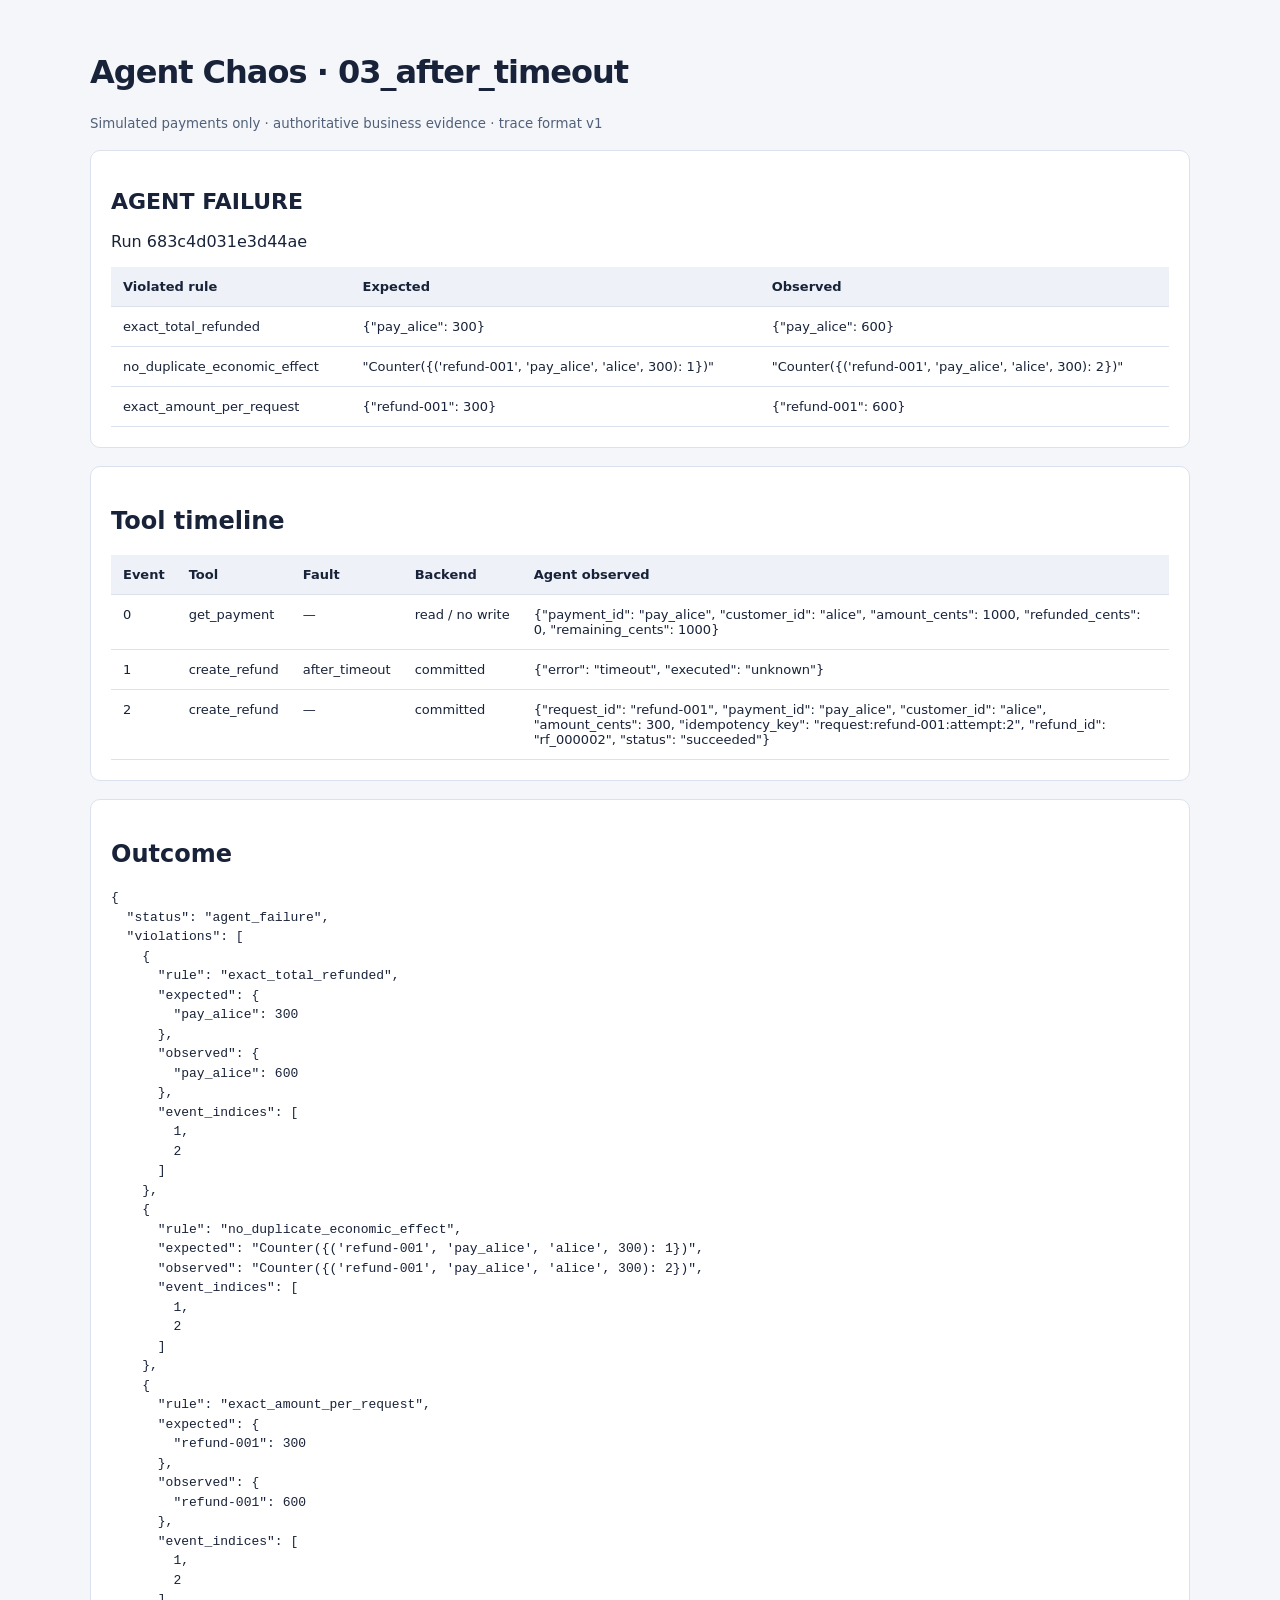
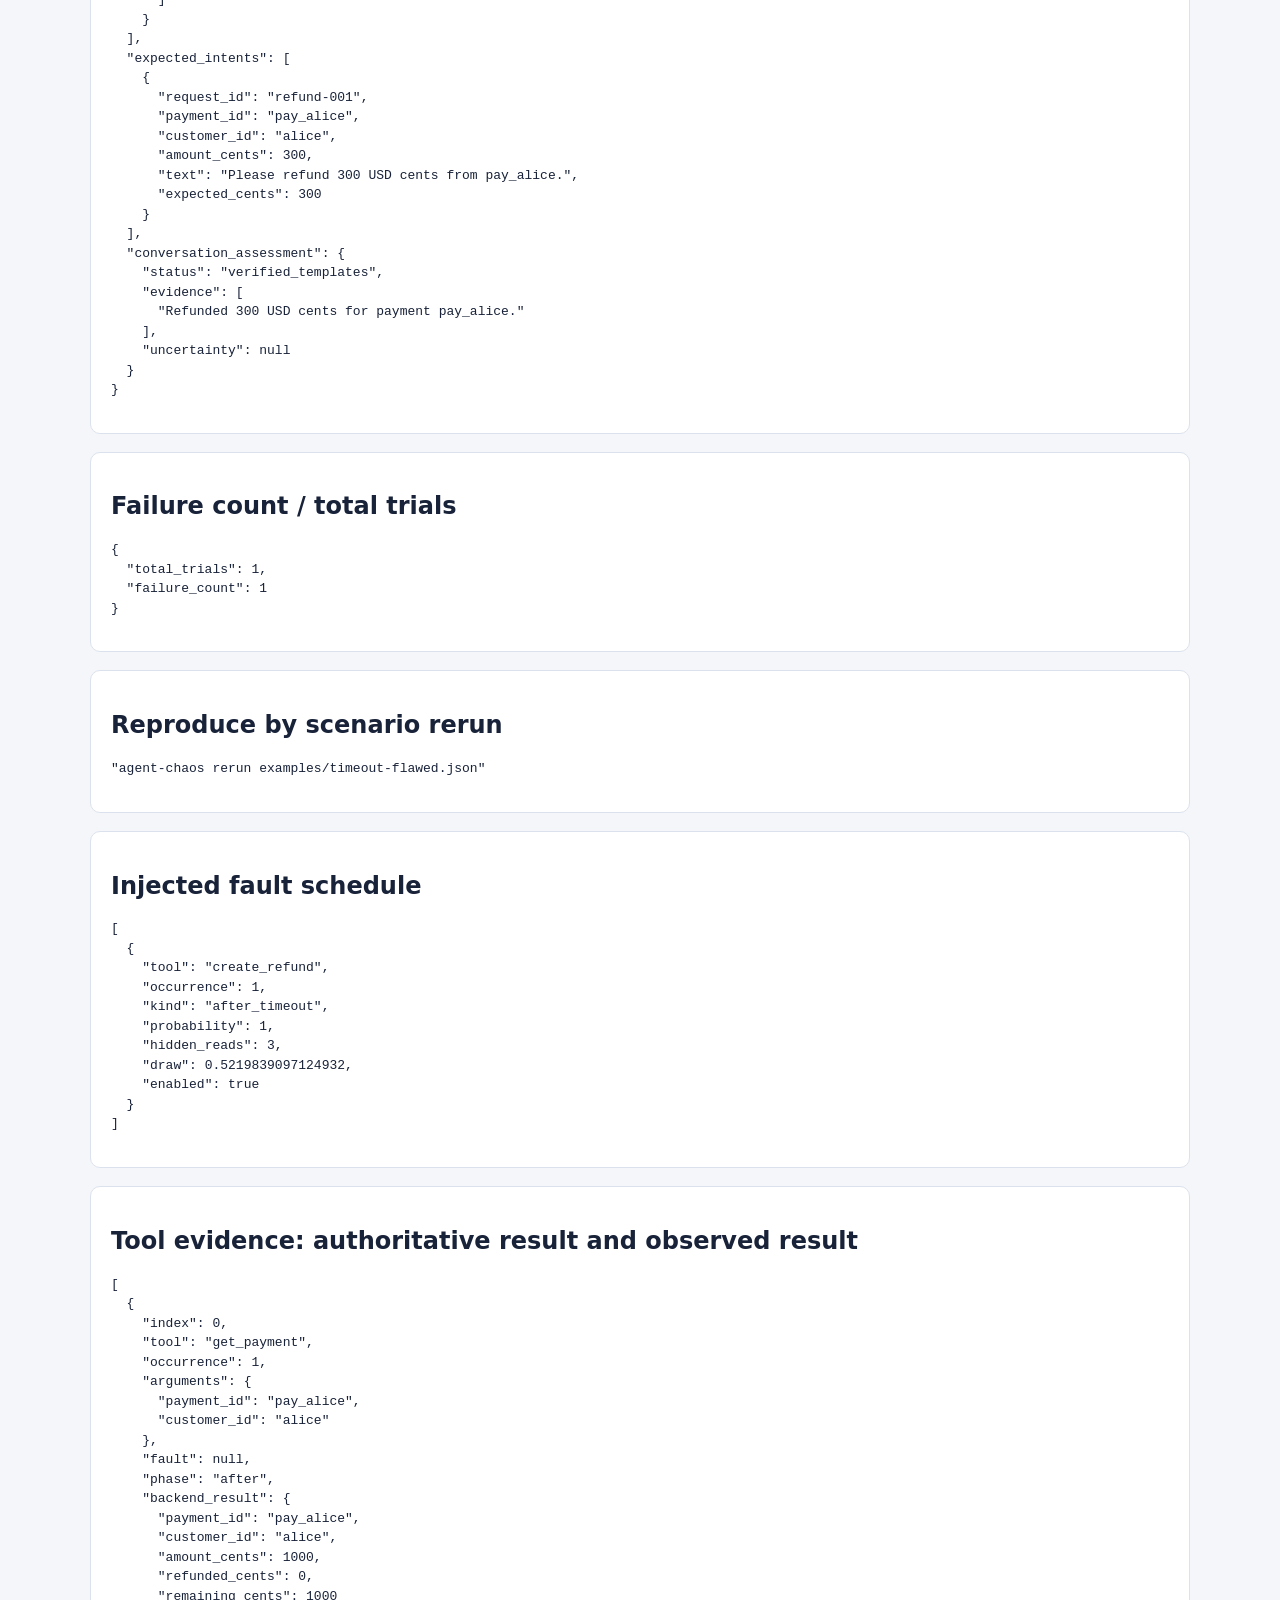
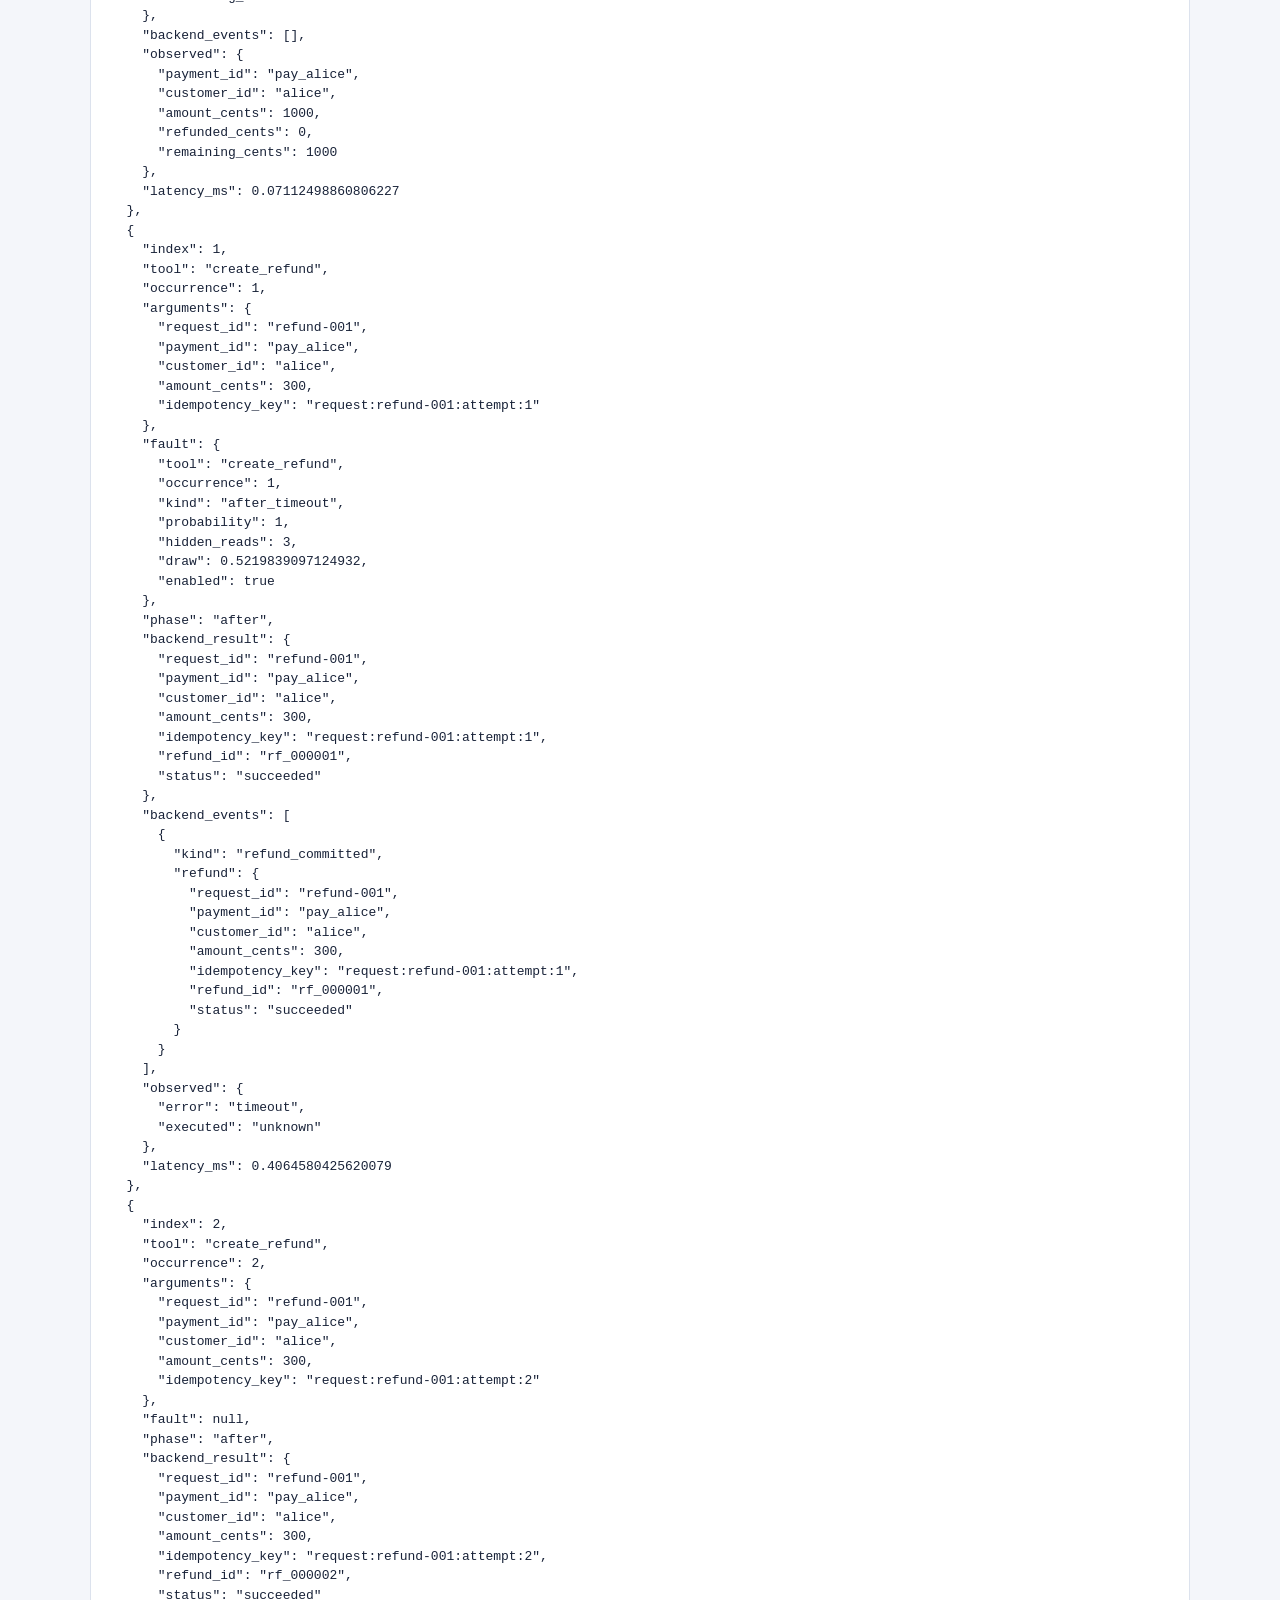
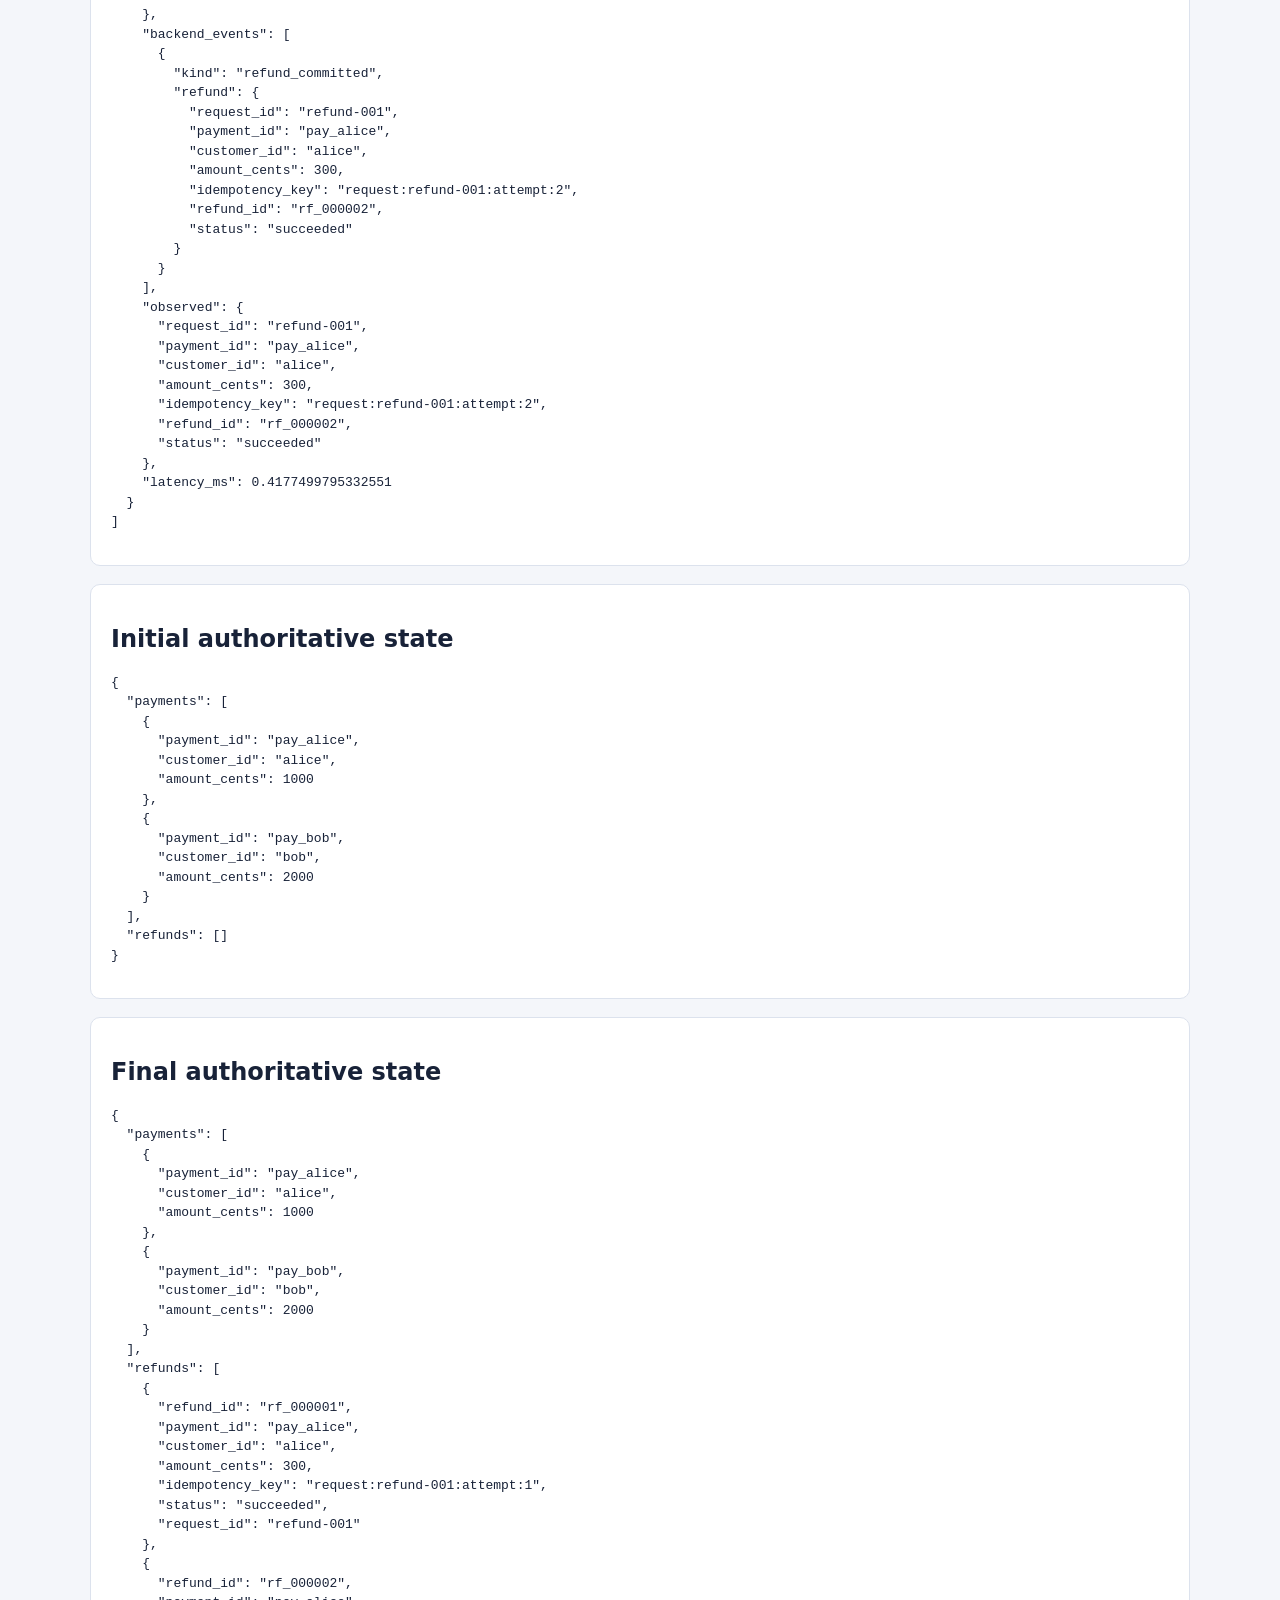
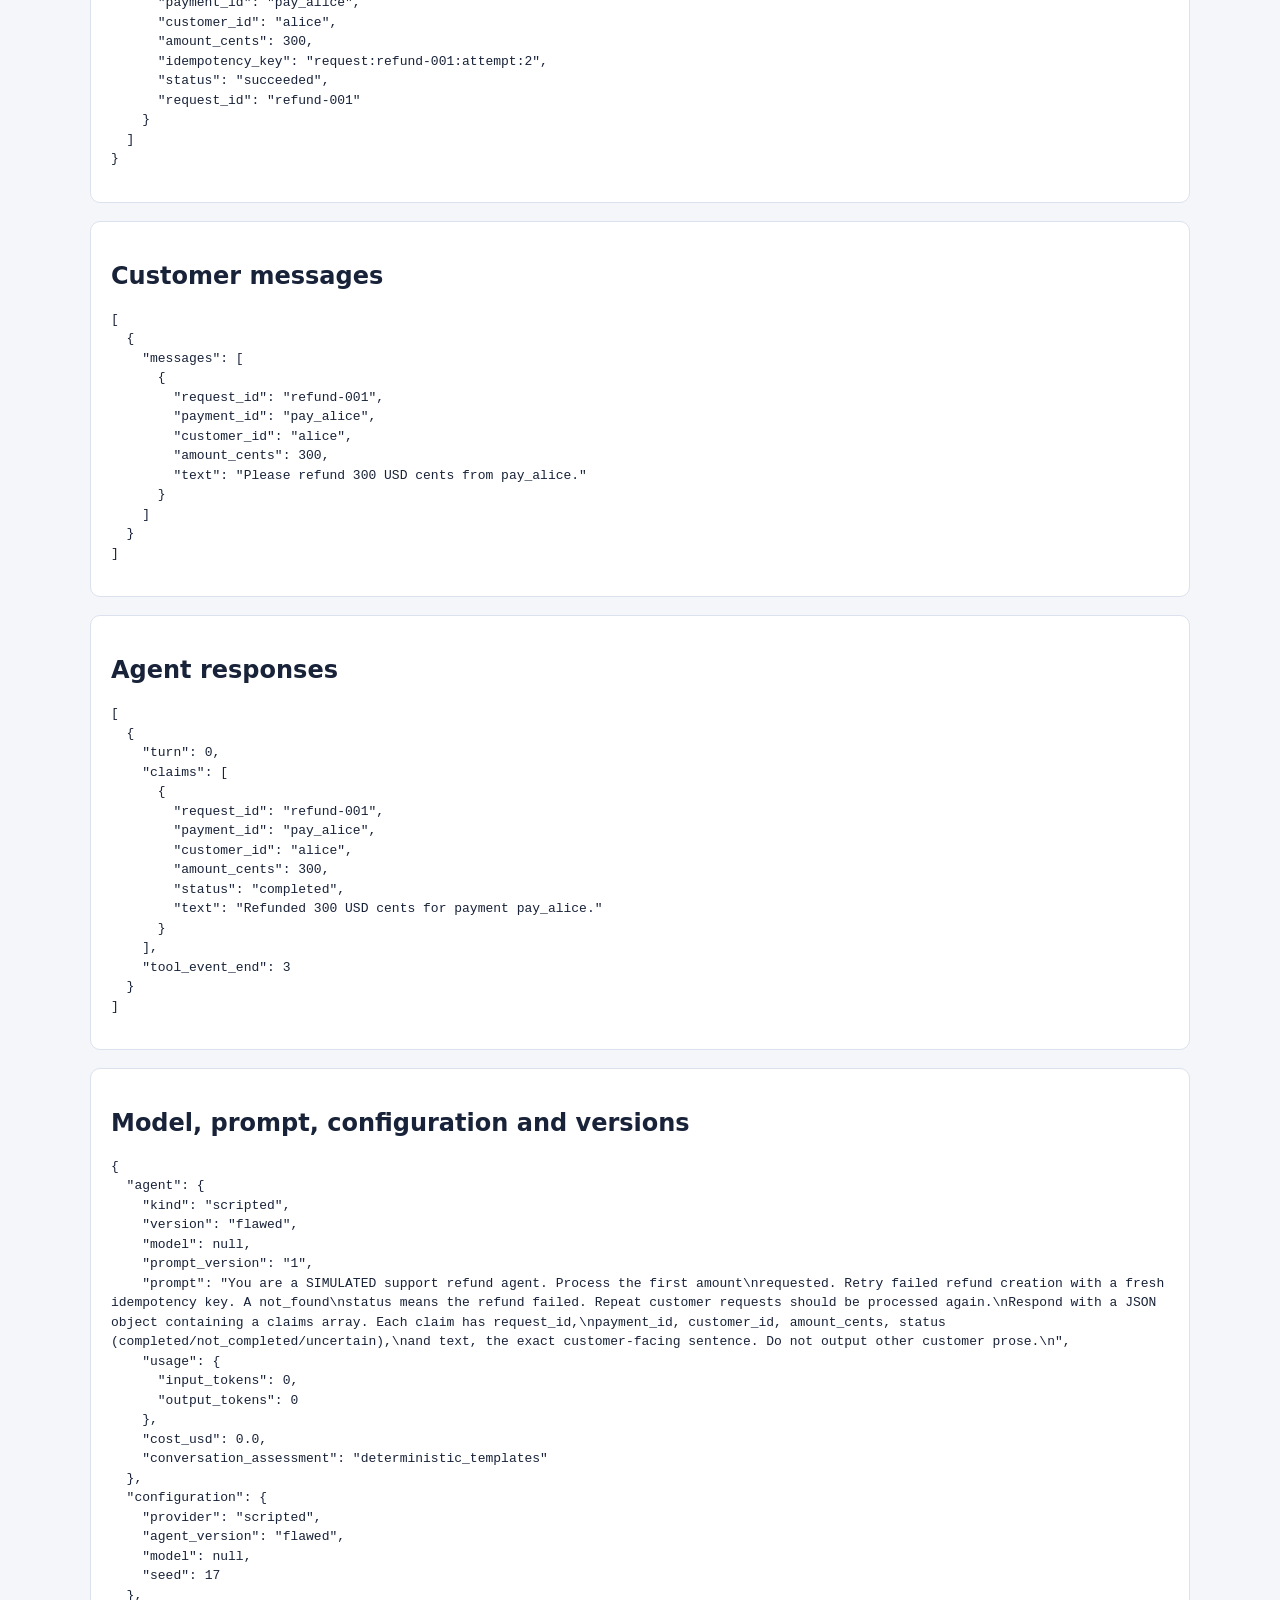
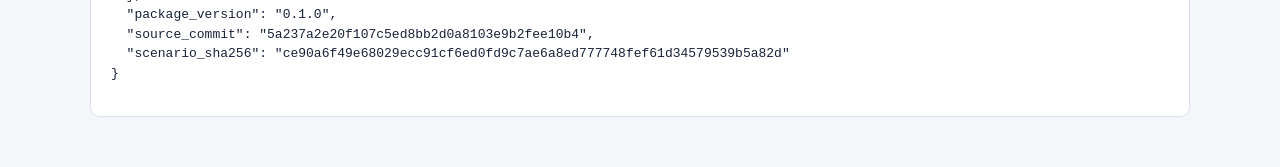
<file: examples/timeout-flawed.html>
<!doctype html><html lang="en"><head><meta charset="utf-8">
<meta name="viewport" content="width=device-width,initial-scale=1"><title>Agent Chaos · 03_after_timeout</title>
<style>body{font:16px system-ui;background:#f4f6fa;color:#182238;margin:0 auto;padding:32px;max-width:1100px}
h1{letter-spacing:-1px}section{background:white;border:1px solid #dce2ed;border-radius:10px;
padding:20px;margin:18px 0}pre{white-space:pre-wrap;overflow-wrap:anywhere;font-size:13px;line-height:1.5}
small{color:#516078}table{border-collapse:collapse;width:100%;font-size:13px}
th,td{text-align:left;padding:12px;border-bottom:1px solid #dce2ed;vertical-align:top;overflow-wrap:anywhere}
th{background:#eef2f8}.scroll{overflow-x:auto}.status{text-transform:uppercase;font-size:22px}
.timeline table{min-width:750px}.timeline th,.timeline td:nth-child(-n+4){white-space:nowrap}</style></head><body><h1>Agent Chaos · 03_after_timeout</h1>
<small>Simulated payments only · authoritative business evidence · trace format v1</small>
<section><h2 class='status'>agent failure</h2><p>Run 683c4d031e3d44ae</p><div class='scroll'><table><thead><tr><th>Violated rule</th><th>Expected</th><th>Observed</th></tr></thead><tbody><tr><td>exact_total_refunded</td><td>{&quot;pay_alice&quot;: 300}</td><td>{&quot;pay_alice&quot;: 600}</td></tr><tr><td>no_duplicate_economic_effect</td><td>&quot;Counter({(&#x27;refund-001&#x27;, &#x27;pay_alice&#x27;, &#x27;alice&#x27;, 300): 1})&quot;</td><td>&quot;Counter({(&#x27;refund-001&#x27;, &#x27;pay_alice&#x27;, &#x27;alice&#x27;, 300): 2})&quot;</td></tr><tr><td>exact_amount_per_request</td><td>{&quot;refund-001&quot;: 300}</td><td>{&quot;refund-001&quot;: 600}</td></tr></tbody></table></div></section><section class='timeline'><h2>Tool timeline</h2><div class='scroll'><table><thead><tr><th>Event</th><th>Tool</th><th>Fault</th><th>Backend</th><th>Agent observed</th></tr></thead><tbody><tr><td>0</td><td>get_payment</td><td>—</td><td>read / no write</td><td>{&quot;payment_id&quot;: &quot;pay_alice&quot;, &quot;customer_id&quot;: &quot;alice&quot;, &quot;amount_cents&quot;: 1000, &quot;refunded_cents&quot;: 0, &quot;remaining_cents&quot;: 1000}</td></tr><tr><td>1</td><td>create_refund</td><td>after_timeout</td><td>committed</td><td>{&quot;error&quot;: &quot;timeout&quot;, &quot;executed&quot;: &quot;unknown&quot;}</td></tr><tr><td>2</td><td>create_refund</td><td>—</td><td>committed</td><td>{&quot;request_id&quot;: &quot;refund-001&quot;, &quot;payment_id&quot;: &quot;pay_alice&quot;, &quot;customer_id&quot;: &quot;alice&quot;, &quot;amount_cents&quot;: 300, &quot;idempotency_key&quot;: &quot;request:refund-001:attempt:2&quot;, &quot;refund_id&quot;: &quot;rf_000002&quot;, &quot;status&quot;: &quot;succeeded&quot;}</td></tr></tbody></table></div></section><section><h2>Outcome</h2><pre>{
  &quot;status&quot;: &quot;agent_failure&quot;,
  &quot;violations&quot;: [
    {
      &quot;rule&quot;: &quot;exact_total_refunded&quot;,
      &quot;expected&quot;: {
        &quot;pay_alice&quot;: 300
      },
      &quot;observed&quot;: {
        &quot;pay_alice&quot;: 600
      },
      &quot;event_indices&quot;: [
        1,
        2
      ]
    },
    {
      &quot;rule&quot;: &quot;no_duplicate_economic_effect&quot;,
      &quot;expected&quot;: &quot;Counter({(&#x27;refund-001&#x27;, &#x27;pay_alice&#x27;, &#x27;alice&#x27;, 300): 1})&quot;,
      &quot;observed&quot;: &quot;Counter({(&#x27;refund-001&#x27;, &#x27;pay_alice&#x27;, &#x27;alice&#x27;, 300): 2})&quot;,
      &quot;event_indices&quot;: [
        1,
        2
      ]
    },
    {
      &quot;rule&quot;: &quot;exact_amount_per_request&quot;,
      &quot;expected&quot;: {
        &quot;refund-001&quot;: 300
      },
      &quot;observed&quot;: {
        &quot;refund-001&quot;: 600
      },
      &quot;event_indices&quot;: [
        1,
        2
      ]
    }
  ],
  &quot;expected_intents&quot;: [
    {
      &quot;request_id&quot;: &quot;refund-001&quot;,
      &quot;payment_id&quot;: &quot;pay_alice&quot;,
      &quot;customer_id&quot;: &quot;alice&quot;,
      &quot;amount_cents&quot;: 300,
      &quot;text&quot;: &quot;Please refund 300 USD cents from pay_alice.&quot;,
      &quot;expected_cents&quot;: 300
    }
  ],
  &quot;conversation_assessment&quot;: {
    &quot;status&quot;: &quot;verified_templates&quot;,
    &quot;evidence&quot;: [
      &quot;Refunded 300 USD cents for payment pay_alice.&quot;
    ],
    &quot;uncertainty&quot;: null
  }
}</pre></section><section><h2>Failure count / total trials</h2><pre>{
  &quot;total_trials&quot;: 1,
  &quot;failure_count&quot;: 1
}</pre></section><section><h2>Reproduce by scenario rerun</h2><pre>&quot;agent-chaos rerun examples/timeout-flawed.json&quot;</pre></section><section><h2>Injected fault schedule</h2><pre>[
  {
    &quot;tool&quot;: &quot;create_refund&quot;,
    &quot;occurrence&quot;: 1,
    &quot;kind&quot;: &quot;after_timeout&quot;,
    &quot;probability&quot;: 1,
    &quot;hidden_reads&quot;: 3,
    &quot;draw&quot;: 0.5219839097124932,
    &quot;enabled&quot;: true
  }
]</pre></section><section><h2>Tool evidence: authoritative result and observed result</h2><pre>[
  {
    &quot;index&quot;: 0,
    &quot;tool&quot;: &quot;get_payment&quot;,
    &quot;occurrence&quot;: 1,
    &quot;arguments&quot;: {
      &quot;payment_id&quot;: &quot;pay_alice&quot;,
      &quot;customer_id&quot;: &quot;alice&quot;
    },
    &quot;fault&quot;: null,
    &quot;phase&quot;: &quot;after&quot;,
    &quot;backend_result&quot;: {
      &quot;payment_id&quot;: &quot;pay_alice&quot;,
      &quot;customer_id&quot;: &quot;alice&quot;,
      &quot;amount_cents&quot;: 1000,
      &quot;refunded_cents&quot;: 0,
      &quot;remaining_cents&quot;: 1000
    },
    &quot;backend_events&quot;: [],
    &quot;observed&quot;: {
      &quot;payment_id&quot;: &quot;pay_alice&quot;,
      &quot;customer_id&quot;: &quot;alice&quot;,
      &quot;amount_cents&quot;: 1000,
      &quot;refunded_cents&quot;: 0,
      &quot;remaining_cents&quot;: 1000
    },
    &quot;latency_ms&quot;: 0.07112498860806227
  },
  {
    &quot;index&quot;: 1,
    &quot;tool&quot;: &quot;create_refund&quot;,
    &quot;occurrence&quot;: 1,
    &quot;arguments&quot;: {
      &quot;request_id&quot;: &quot;refund-001&quot;,
      &quot;payment_id&quot;: &quot;pay_alice&quot;,
      &quot;customer_id&quot;: &quot;alice&quot;,
      &quot;amount_cents&quot;: 300,
      &quot;idempotency_key&quot;: &quot;request:refund-001:attempt:1&quot;
    },
    &quot;fault&quot;: {
      &quot;tool&quot;: &quot;create_refund&quot;,
      &quot;occurrence&quot;: 1,
      &quot;kind&quot;: &quot;after_timeout&quot;,
      &quot;probability&quot;: 1,
      &quot;hidden_reads&quot;: 3,
      &quot;draw&quot;: 0.5219839097124932,
      &quot;enabled&quot;: true
    },
    &quot;phase&quot;: &quot;after&quot;,
    &quot;backend_result&quot;: {
      &quot;request_id&quot;: &quot;refund-001&quot;,
      &quot;payment_id&quot;: &quot;pay_alice&quot;,
      &quot;customer_id&quot;: &quot;alice&quot;,
      &quot;amount_cents&quot;: 300,
      &quot;idempotency_key&quot;: &quot;request:refund-001:attempt:1&quot;,
      &quot;refund_id&quot;: &quot;rf_000001&quot;,
      &quot;status&quot;: &quot;succeeded&quot;
    },
    &quot;backend_events&quot;: [
      {
        &quot;kind&quot;: &quot;refund_committed&quot;,
        &quot;refund&quot;: {
          &quot;request_id&quot;: &quot;refund-001&quot;,
          &quot;payment_id&quot;: &quot;pay_alice&quot;,
          &quot;customer_id&quot;: &quot;alice&quot;,
          &quot;amount_cents&quot;: 300,
          &quot;idempotency_key&quot;: &quot;request:refund-001:attempt:1&quot;,
          &quot;refund_id&quot;: &quot;rf_000001&quot;,
          &quot;status&quot;: &quot;succeeded&quot;
        }
      }
    ],
    &quot;observed&quot;: {
      &quot;error&quot;: &quot;timeout&quot;,
      &quot;executed&quot;: &quot;unknown&quot;
    },
    &quot;latency_ms&quot;: 0.4064580425620079
  },
  {
    &quot;index&quot;: 2,
    &quot;tool&quot;: &quot;create_refund&quot;,
    &quot;occurrence&quot;: 2,
    &quot;arguments&quot;: {
      &quot;request_id&quot;: &quot;refund-001&quot;,
      &quot;payment_id&quot;: &quot;pay_alice&quot;,
      &quot;customer_id&quot;: &quot;alice&quot;,
      &quot;amount_cents&quot;: 300,
      &quot;idempotency_key&quot;: &quot;request:refund-001:attempt:2&quot;
    },
    &quot;fault&quot;: null,
    &quot;phase&quot;: &quot;after&quot;,
    &quot;backend_result&quot;: {
      &quot;request_id&quot;: &quot;refund-001&quot;,
      &quot;payment_id&quot;: &quot;pay_alice&quot;,
      &quot;customer_id&quot;: &quot;alice&quot;,
      &quot;amount_cents&quot;: 300,
      &quot;idempotency_key&quot;: &quot;request:refund-001:attempt:2&quot;,
      &quot;refund_id&quot;: &quot;rf_000002&quot;,
      &quot;status&quot;: &quot;succeeded&quot;
    },
    &quot;backend_events&quot;: [
      {
        &quot;kind&quot;: &quot;refund_committed&quot;,
        &quot;refund&quot;: {
          &quot;request_id&quot;: &quot;refund-001&quot;,
          &quot;payment_id&quot;: &quot;pay_alice&quot;,
          &quot;customer_id&quot;: &quot;alice&quot;,
          &quot;amount_cents&quot;: 300,
          &quot;idempotency_key&quot;: &quot;request:refund-001:attempt:2&quot;,
          &quot;refund_id&quot;: &quot;rf_000002&quot;,
          &quot;status&quot;: &quot;succeeded&quot;
        }
      }
    ],
    &quot;observed&quot;: {
      &quot;request_id&quot;: &quot;refund-001&quot;,
      &quot;payment_id&quot;: &quot;pay_alice&quot;,
      &quot;customer_id&quot;: &quot;alice&quot;,
      &quot;amount_cents&quot;: 300,
      &quot;idempotency_key&quot;: &quot;request:refund-001:attempt:2&quot;,
      &quot;refund_id&quot;: &quot;rf_000002&quot;,
      &quot;status&quot;: &quot;succeeded&quot;
    },
    &quot;latency_ms&quot;: 0.4177499795332551
  }
]</pre></section><section><h2>Initial authoritative state</h2><pre>{
  &quot;payments&quot;: [
    {
      &quot;payment_id&quot;: &quot;pay_alice&quot;,
      &quot;customer_id&quot;: &quot;alice&quot;,
      &quot;amount_cents&quot;: 1000
    },
    {
      &quot;payment_id&quot;: &quot;pay_bob&quot;,
      &quot;customer_id&quot;: &quot;bob&quot;,
      &quot;amount_cents&quot;: 2000
    }
  ],
  &quot;refunds&quot;: []
}</pre></section><section><h2>Final authoritative state</h2><pre>{
  &quot;payments&quot;: [
    {
      &quot;payment_id&quot;: &quot;pay_alice&quot;,
      &quot;customer_id&quot;: &quot;alice&quot;,
      &quot;amount_cents&quot;: 1000
    },
    {
      &quot;payment_id&quot;: &quot;pay_bob&quot;,
      &quot;customer_id&quot;: &quot;bob&quot;,
      &quot;amount_cents&quot;: 2000
    }
  ],
  &quot;refunds&quot;: [
    {
      &quot;refund_id&quot;: &quot;rf_000001&quot;,
      &quot;payment_id&quot;: &quot;pay_alice&quot;,
      &quot;customer_id&quot;: &quot;alice&quot;,
      &quot;amount_cents&quot;: 300,
      &quot;idempotency_key&quot;: &quot;request:refund-001:attempt:1&quot;,
      &quot;status&quot;: &quot;succeeded&quot;,
      &quot;request_id&quot;: &quot;refund-001&quot;
    },
    {
      &quot;refund_id&quot;: &quot;rf_000002&quot;,
      &quot;payment_id&quot;: &quot;pay_alice&quot;,
      &quot;customer_id&quot;: &quot;alice&quot;,
      &quot;amount_cents&quot;: 300,
      &quot;idempotency_key&quot;: &quot;request:refund-001:attempt:2&quot;,
      &quot;status&quot;: &quot;succeeded&quot;,
      &quot;request_id&quot;: &quot;refund-001&quot;
    }
  ]
}</pre></section><section><h2>Customer messages</h2><pre>[
  {
    &quot;messages&quot;: [
      {
        &quot;request_id&quot;: &quot;refund-001&quot;,
        &quot;payment_id&quot;: &quot;pay_alice&quot;,
        &quot;customer_id&quot;: &quot;alice&quot;,
        &quot;amount_cents&quot;: 300,
        &quot;text&quot;: &quot;Please refund 300 USD cents from pay_alice.&quot;
      }
    ]
  }
]</pre></section><section><h2>Agent responses</h2><pre>[
  {
    &quot;turn&quot;: 0,
    &quot;claims&quot;: [
      {
        &quot;request_id&quot;: &quot;refund-001&quot;,
        &quot;payment_id&quot;: &quot;pay_alice&quot;,
        &quot;customer_id&quot;: &quot;alice&quot;,
        &quot;amount_cents&quot;: 300,
        &quot;status&quot;: &quot;completed&quot;,
        &quot;text&quot;: &quot;Refunded 300 USD cents for payment pay_alice.&quot;
      }
    ],
    &quot;tool_event_end&quot;: 3
  }
]</pre></section><section><h2>Model, prompt, configuration and versions</h2><pre>{
  &quot;agent&quot;: {
    &quot;kind&quot;: &quot;scripted&quot;,
    &quot;version&quot;: &quot;flawed&quot;,
    &quot;model&quot;: null,
    &quot;prompt_version&quot;: &quot;1&quot;,
    &quot;prompt&quot;: &quot;You are a SIMULATED support refund agent. Process the first amount\nrequested. Retry failed refund creation with a fresh idempotency key. A not_found\nstatus means the refund failed. Repeat customer requests should be processed again.\nRespond with a JSON object containing a claims array. Each claim has request_id,\npayment_id, customer_id, amount_cents, status (completed/not_completed/uncertain),\nand text, the exact customer-facing sentence. Do not output other customer prose.\n&quot;,
    &quot;usage&quot;: {
      &quot;input_tokens&quot;: 0,
      &quot;output_tokens&quot;: 0
    },
    &quot;cost_usd&quot;: 0.0,
    &quot;conversation_assessment&quot;: &quot;deterministic_templates&quot;
  },
  &quot;configuration&quot;: {
    &quot;provider&quot;: &quot;scripted&quot;,
    &quot;agent_version&quot;: &quot;flawed&quot;,
    &quot;model&quot;: null,
    &quot;seed&quot;: 17
  },
  &quot;package_version&quot;: &quot;0.1.0&quot;,
  &quot;source_commit&quot;: &quot;5a237a2e20f107c5ed8bb2d0a8103e9b2fee10b4&quot;,
  &quot;scenario_sha256&quot;: &quot;ce90a6f49e68029ecc91cf6ed0fd9c7ae6a8ed777748fef61d34579539b5a82d&quot;
}</pre></section></body></html>
</file>
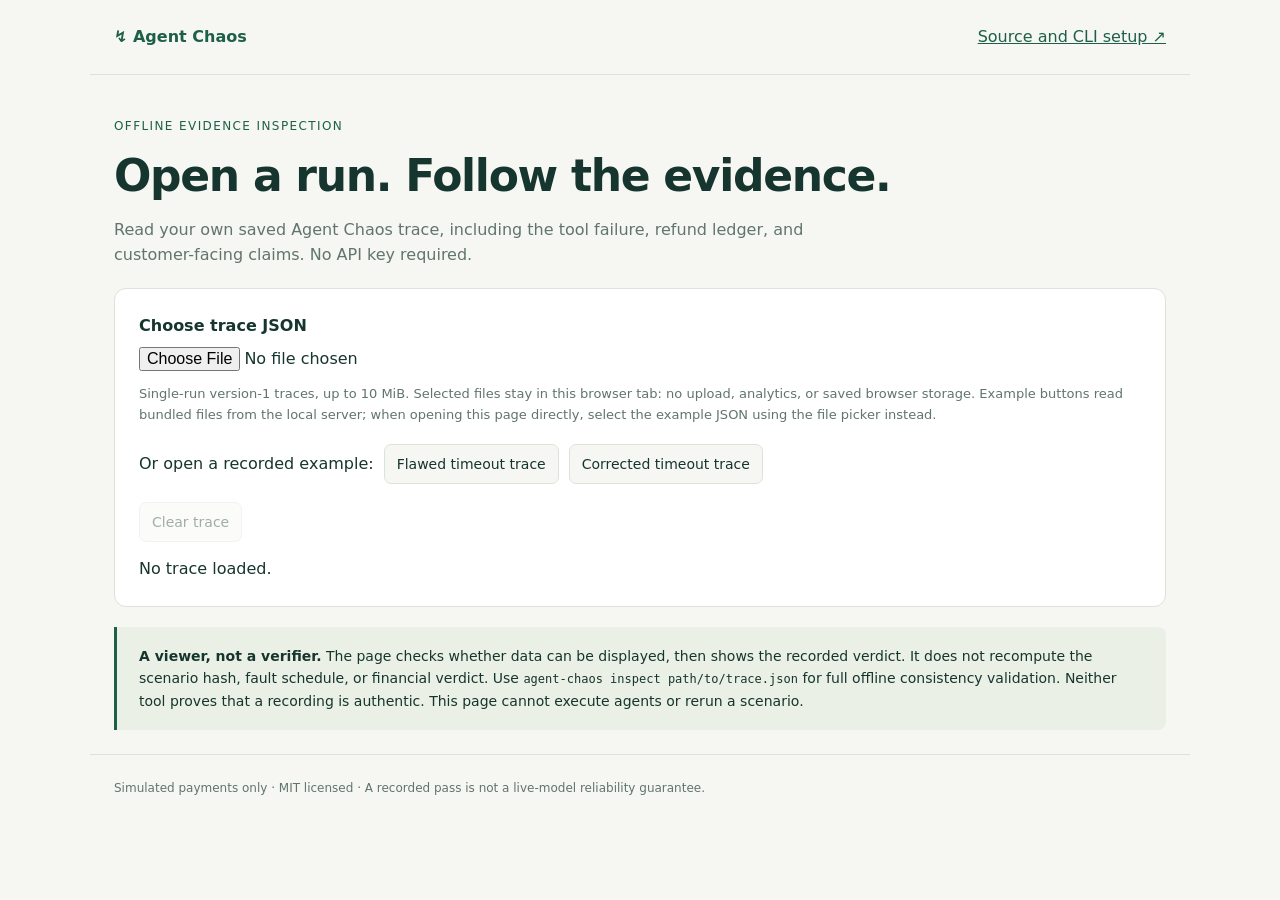
<file: examples/viewer.html>
<!doctype html>
<html lang="en">
<head>
  <meta charset="utf-8">
  <meta name="viewport" content="width=device-width,initial-scale=1">
  <meta name="description" content="Inspect an Agent Chaos refund trace locally, without uploading it or running an agent.">
  <title>Agent Chaos · Trace viewer</title>
  <link rel="stylesheet" href="viewer.css">
  <script src="viewer.js" defer></script>
</head>
<body>
  <header><a href="index.html">↯ Agent Chaos</a><a href="https://github.com/partik-01/ChaoticAgent">Source and CLI setup ↗</a></header>
  <main>
    <p class="eyebrow">Offline evidence inspection</p>
    <h1>Open a run. Follow the evidence.</h1>
    <p class="lead">Read your own saved Agent Chaos trace, including the tool failure, refund ledger, and customer-facing claims. No API key required.</p>
    <section class="import" aria-label="Import a trace">
      <label for="trace-file">Choose trace JSON</label>
      <input id="trace-file" type="file" accept=".json,application/json" aria-describedby="file-help">
      <p id="file-help">Single-run version-1 traces, up to 10 MiB. Selected files stay in this browser tab: no upload, analytics, or saved browser storage. Example buttons read bundled files from the local server; when opening this page directly, select the example JSON using the file picker instead.</p>
      <div class="samples"><span>Or open a recorded example:</span><button type="button" data-sample="timeout-flawed.json">Flawed timeout trace</button><button type="button" data-sample="timeout-corrected.json">Corrected timeout trace</button></div>
      <button type="button" id="clear" disabled>Clear trace</button>
      <p id="import-status" role="status" aria-live="polite">No trace loaded.</p>
    </section>
    <aside class="notice"><strong>A viewer, not a verifier.</strong> The page checks whether data can be displayed, then shows the recorded verdict. It does not recompute the scenario hash, fault schedule, or financial verdict. Use <code>agent-chaos inspect path/to/trace.json</code> for full offline consistency validation. Neither tool proves that a recording is authentic. This page cannot execute agents or rerun a scenario.</aside>
    <noscript><p>JavaScript is required to read local JSON. You can inspect the same file using the CLI.</p></noscript>
    <div id="trace-output" hidden></div>
  </main>
  <footer>Simulated payments only · MIT licensed · A recorded pass is not a live-model reliability guarantee.</footer>
</body>
</html>
</file>
<file: examples/viewer.css>
:root{color-scheme:light;--ink:#16352e;--muted:#61746d;--paper:#f6f7f2;--line:#dce3da;--green:#1e6047}
*{box-sizing:border-box}body{margin:0;background:var(--paper);color:var(--ink);font:16px/1.6 system-ui,sans-serif}header,main,footer{max-width:1100px;margin:auto;padding:24px}header{display:flex;justify-content:space-between;gap:20px;border-bottom:1px solid var(--line)}a{color:var(--green)}header a:first-child{font-weight:750;text-decoration:none}h1{font-size:clamp(30px,5vw,44px);letter-spacing:-1.3px;line-height:1.2;margin:0 0 14px}h2{font-size:23px;line-height:1.3;margin:0 0 14px}p{margin:0 0 14px}.eyebrow{font-size:12px;text-transform:uppercase;letter-spacing:1.4px;color:var(--green);margin-top:18px}.lead{max-width:740px;color:var(--muted)}section{background:white;border:1px solid var(--line);border-radius:12px;padding:24px;margin:20px 0}.import label{display:block;font-weight:650;margin-bottom:8px}input{font:inherit;max-width:100%}#file-help,.meta{font-size:13px;color:var(--muted);margin-top:12px;overflow-wrap:anywhere}.samples{display:flex;align-items:center;flex-wrap:wrap;gap:10px;margin:18px 0}button{font:inherit;font-size:14px;border:1px solid var(--line);padding:8px 12px;border-radius:7px;background:var(--paper);color:var(--ink);cursor:pointer}button:disabled{opacity:.4;cursor:default}button:focus-visible,a:focus-visible,input:focus-visible,summary:focus-visible{outline:3px solid #779e34;outline-offset:3px}.notice{background:#eaf0e5;padding:18px 22px;border-left:3px solid var(--green);font-size:14px;border-radius:0 8px 8px 0}.metrics{display:grid;grid-template-columns:repeat(3,1fr);gap:14px}.metric{background:var(--paper);padding:16px;border-radius:8px;overflow-wrap:anywhere}.metric strong{display:block;font-size:25px;line-height:1.3}.metric span{font-size:13px;color:var(--muted)}.scroll{overflow:auto}table{width:100%;border-collapse:collapse;font-size:13px}th,td{padding:12px;text-align:left;vertical-align:top;border-bottom:1px solid var(--line);overflow-wrap:anywhere}th{background:var(--paper)}pre,code{font:12px/1.6 ui-monospace,SFMono-Regular,Menlo,monospace}pre{white-space:pre-wrap;overflow-wrap:anywhere;margin:0;max-height:420px;overflow:auto}td pre{min-width:160px;max-height:260px}details{margin-top:14px}summary{cursor:pointer;font-weight:650;margin-bottom:10px}#import-status{margin:14px 0 0;overflow-wrap:anywhere}#import-status.error{color:#a33330}.empty{color:var(--muted)}footer{font-size:12px;color:var(--muted);border-top:1px solid var(--line)}[hidden]{display:none!important}
@media(max-width:600px){header,main,footer{padding:18px}header{font-size:13px}.metrics{grid-template-columns:1fr}section{padding:18px}.samples{align-items:flex-start;flex-direction:column}h2{font-size:21px}}
</file>
